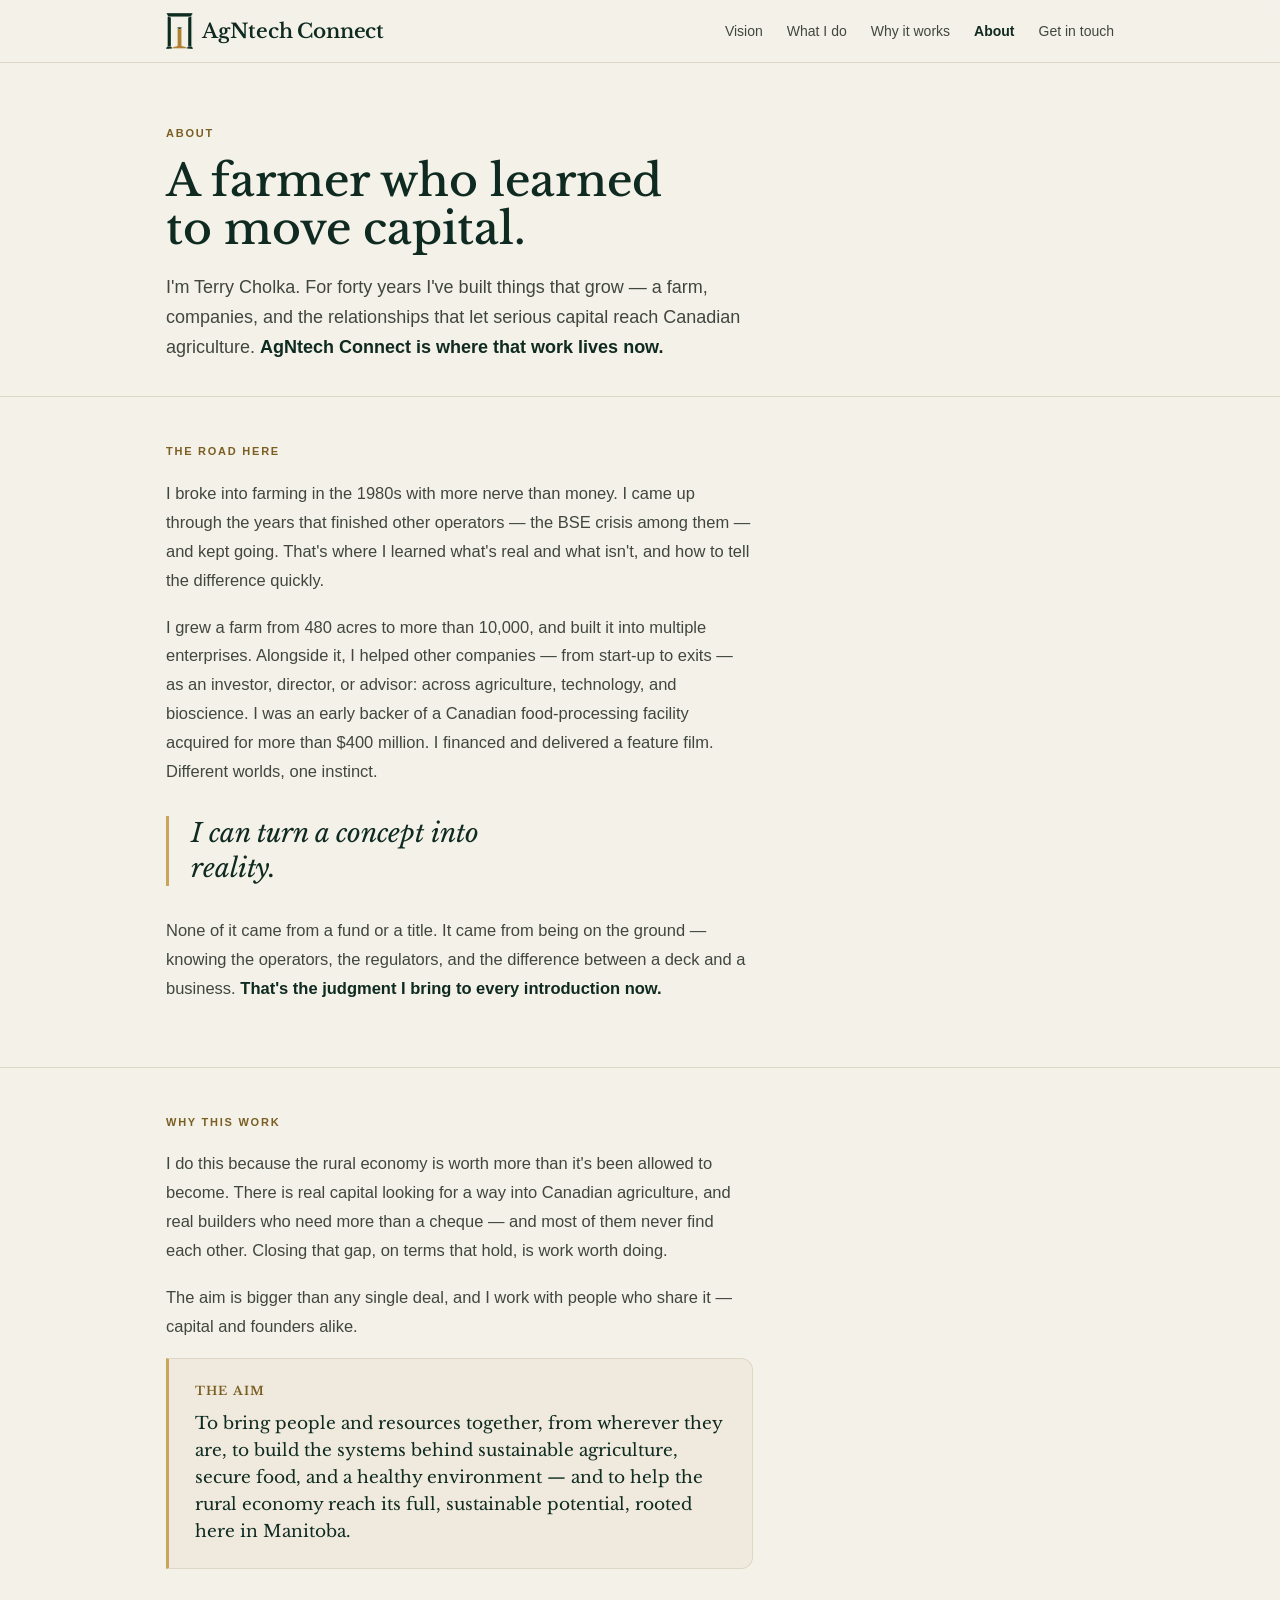
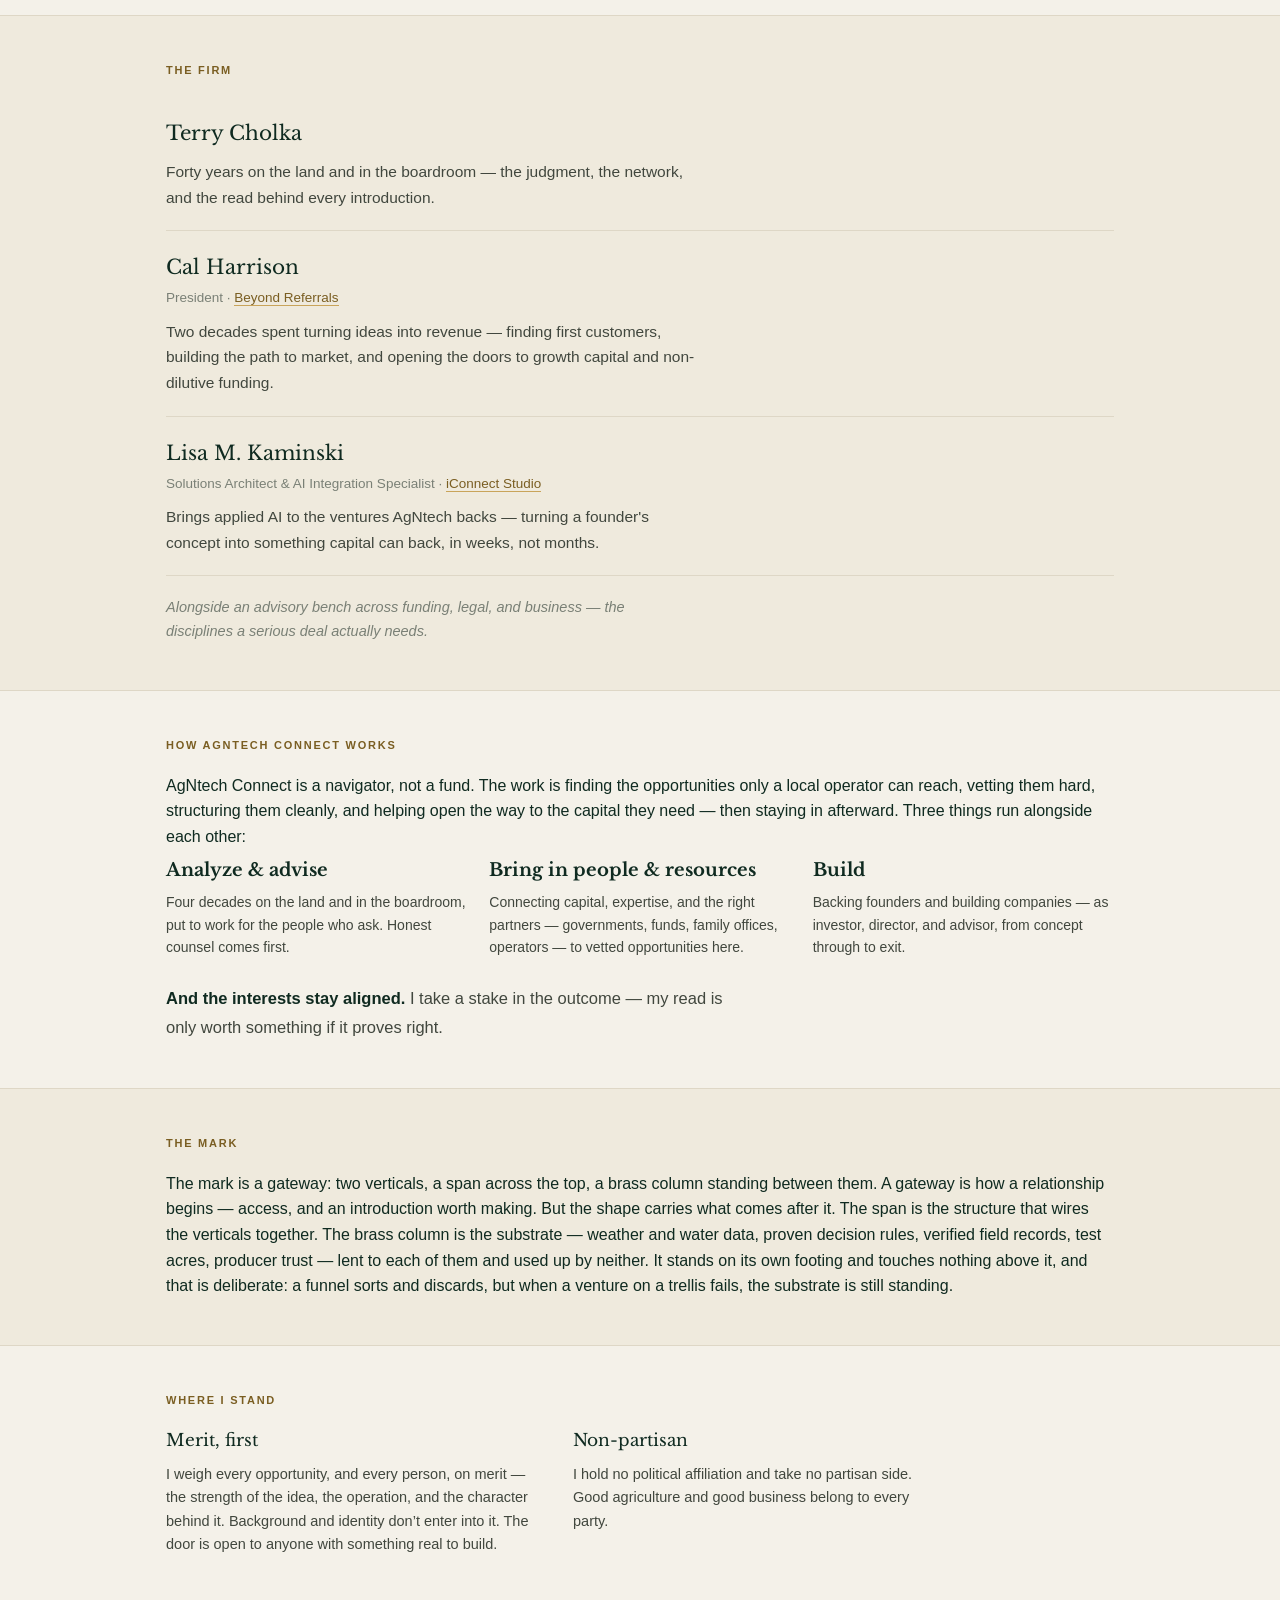
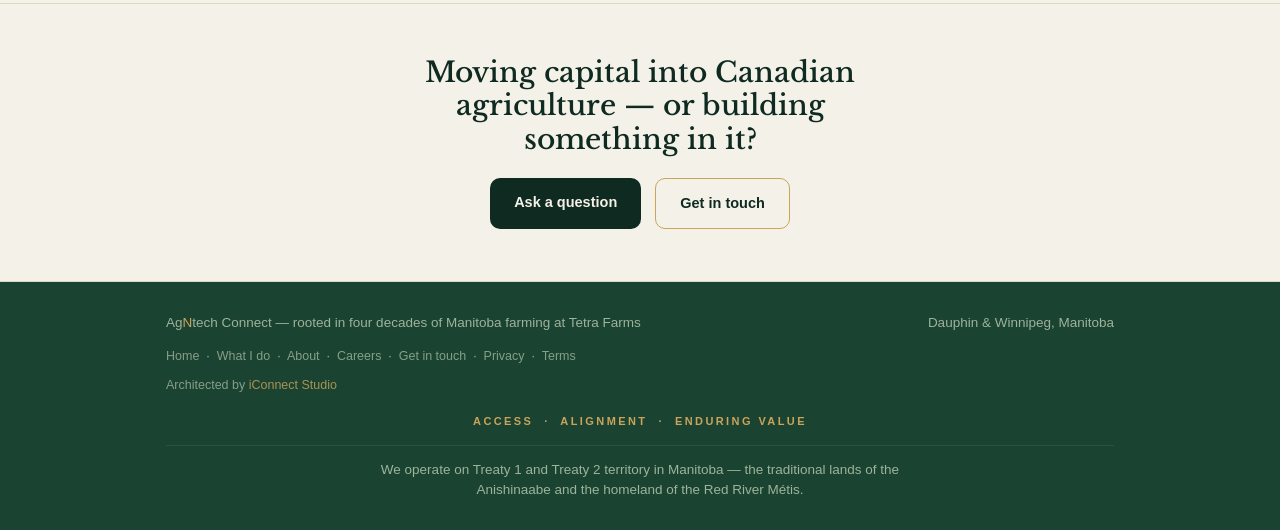
<file: about.html>
<!DOCTYPE html>
<html lang="en">
<head>
<meta charset="utf-8">
<meta name="viewport" content="width=device-width, initial-scale=1">
<title>AgNtech Connect — About</title>
<meta name="description" content="Forty years building things that grow: a farm, companies, and the relationships that let serious capital reach Canadian agriculture. Terry Cholka on the road here.">
<link rel="canonical" href="https://agntechconnect.com/about.html">
<link rel="icon" href="/favicon.svg" type="image/svg+xml">
<link rel="apple-touch-icon" href="/apple-touch-icon.png">
<meta name="theme-color" content="#1B4332">
<meta property="og:type" content="website">
<meta property="og:site_name" content="AgNtech Connect">
<meta property="og:locale" content="en_CA">
<meta property="og:url" content="https://agntechconnect.com/about.html">
<meta property="og:title" content="A farmer who learned to move capital — AgNtech Connect">
<meta property="og:description" content="Forty years building things that grow: a farm, companies, and the relationships that let serious capital reach Canadian agriculture. Terry Cholka on the road here.">
<meta property="og:image" content="https://agntechconnect.com/og-image.png">
<meta property="og:image:secure_url" content="https://agntechconnect.com/og-image.png">
<meta property="og:image:type" content="image/png">
<meta property="og:image:width" content="1200">
<meta property="og:image:height" content="630">
<meta property="og:image:alt" content="The AgNtech Connect gateway mark on deep forest green">
<meta name="twitter:card" content="summary_large_image">
<meta name="twitter:title" content="A farmer who learned to move capital — AgNtech Connect">
<meta name="twitter:description" content="Forty years building things that grow: a farm, companies, and the relationships that let serious capital reach Canadian agriculture. Terry Cholka on the road here.">
<meta name="twitter:image" content="https://agntechconnect.com/og-image.png">
<script type="application/ld+json">
{
 "@context": "https://schema.org",
 "@type": "ProfessionalService",
 "@id": "https://agntechconnect.com/#organization",
 "name": "AgNtech Connect",
 "legalName": "Tetra Farms Ltd.",
 "alternateName": "Tetra Farms Ltd., trading as AgNtech Connect",
 "url": "https://agntechconnect.com/",
 "logo": "https://agntechconnect.com/apple-touch-icon.png",
 "image": "https://agntechconnect.com/og-image.png",
 "email": "terry@agntechconnect.com",
 "description": "Capital advisory for Canadian agriculture. AgNtech Connect brings capital and buyers into Canadian agriculture and advises the founders, lenders and operators already in it.",
 "areaServed": [
  {
   "@type": "Country",
   "name": "Canada"
  },
  {
   "@type": "AdministrativeArea",
   "name": "Manitoba"
  }
 ],
 "address": [
  {
   "@type": "PostalAddress",
   "addressLocality": "Dauphin",
   "addressRegion": "MB",
   "addressCountry": "CA"
  },
  {
   "@type": "PostalAddress",
   "addressLocality": "Winnipeg",
   "addressRegion": "MB",
   "addressCountry": "CA"
  }
 ],
 "founder": {
  "@id": "https://agntechconnect.com/#terry"
 },
 "knowsAbout": [
  "Capital advisory",
  "Agricultural finance",
  "Farm succession planning",
  "Distressed agricultural credit",
  "Agtech",
  "Agri-food",
  "Canadian agriculture",
  "Capital raising",
  "Mergers and acquisitions"
 ],
 "sameAs": [
  "https://www.linkedin.com/company/agntech-connect"
 ]
}
</script>
<script type="application/ld+json">
{
 "@context": "https://schema.org",
 "@type": "Person",
 "@id": "https://agntechconnect.com/#terry",
 "name": "Terry Cholka",
 "jobTitle": "Founding Partner",
 "worksFor": {
  "@id": "https://agntechconnect.com/#organization"
 },
 "url": "https://agntechconnect.com/about.html",
 "email": "terry@agntechconnect.com",
 "description": "Forty years in Canadian agriculture and business. Trained as a banker, then grew a fourth-generation family farm past 10,000 acres across grain, forage, cattle and hogs before transitioning it.",
 "alumniOf": {
  "@type": "CollegeOrUniversity",
  "name": "University of Manitoba"
 },
 "homeLocation": {
  "@type": "Place",
  "address": {
   "@type": "PostalAddress",
   "addressLocality": "Dauphin",
   "addressRegion": "MB",
   "addressCountry": "CA"
  }
 }
}
</script>
<link rel="preconnect" href="https://fonts.googleapis.com">
<link rel="preconnect" href="https://fonts.gstatic.com" crossorigin>
<link href="https://fonts.googleapis.com/css2?family=Libre+Baskerville:ital,wght@0,400;0,700;1,400&display=swap" rel="stylesheet">
<style>
  :root{
    --cream:#F4F1E9; --cream2:#EFEADD; --paper:#F7F3E9;
    --ink:#0F2A20; --body:#41473E; --muted:#7A8076;
    --green:#0F2A20; --green-d:#0A1F17; --green-deep:#1B4332;
    --gold:#B08A3C; --gold-2:#8F6F2E; --gold-text:#7A5E22; --gold-dark:#C9A45A;
    --line:#DED7C6; --on-dark:#F4F1E9; --sage-dark:#9DB39A;
    --df:'Libre Baskerville',Georgia,serif; --bf:'Helvetica Neue',Arial,system-ui,sans-serif;
  }
  *{box-sizing:border-box;margin:0;padding:0}
  body{background:var(--cream);color:var(--ink);font-family:var(--bf);-webkit-font-smoothing:antialiased;line-height:1.6}
  .wrap{max-width:1000px;margin:0 auto;padding:0 26px}
  a{color:inherit}

  /* nav */
  nav.top{position:sticky;top:0;z-index:40;background:rgba(244,241,233,.92);backdrop-filter:blur(8px);border-bottom:1px solid var(--line)}
  nav.top .wrap{display:flex;align-items:center;justify-content:space-between;height:62px;gap:18px}
  .brand{display:flex;align-items:center;gap:9px;font-family:var(--df);font-weight:600;font-size:20px;letter-spacing:-.01em;text-decoration:none;color:var(--ink)}
  .brand .n{color:var(--green)}
  .mark{width:27px;height:36px;flex:none;object-fit:contain;display:block}
  .navlinks{display:flex;gap:24px;align-items:center}
  .navlinks a{font-size:14px;color:var(--body);text-decoration:none;transition:.12s}
  .navlinks a:hover{color:var(--ink)}
  .navlinks a.active{color:var(--green);font-weight:600}
  @media(max-width:720px){.navlinks{display:none}}

  /* hero */
  .hero{padding:62px 0 34px;border-bottom:1px solid var(--line)}
  .eyebrow{font-size:11px;letter-spacing:.16em;text-transform:uppercase;color:var(--gold-text);font-weight:600}
  .hero h1{font-family:var(--df);font-weight:500;font-size:44px;line-height:1.1;margin-top:14px;max-width:16ch}
  @media(max-width:640px){.hero h1{font-size:33px}}
  .hero .lead{font-size:18px;color:var(--body);line-height:1.65;margin-top:20px;max-width:60ch}
  .hero .lead b{color:var(--ink);font-weight:600}

  section{padding:46px 0;border-bottom:1px solid var(--line)}
  .sec-eyebrow{font-size:11px;letter-spacing:.16em;text-transform:uppercase;color:var(--gold-text);font-weight:600;margin-bottom:18px}
  h2{font-family:var(--df);font-weight:500;font-size:27px;line-height:1.2;margin-bottom:18px}
  .story p{font-size:16.5px;color:var(--body);line-height:1.75;max-width:64ch;margin-bottom:18px}
  .story p b{color:var(--ink);font-weight:600}

  .pull{font-family:var(--df);font-style:italic;font-size:26px;color:var(--green);line-height:1.35;max-width:22ch;margin:30px 0;padding-left:22px;border-left:3px solid var(--gold-dark)}

  .why p{font-size:16.5px;color:var(--body);line-height:1.75;max-width:64ch;margin-bottom:18px}
  .why p b{color:var(--ink);font-weight:600}
  .mission{background:var(--cream2);border:1px solid var(--line);border-left:3px solid var(--gold-dark);border-radius:0 12px 12px 0;padding:22px 26px;margin-top:8px;max-width:66ch}
  .mission .ml{font-family:var(--df);font-size:12px;letter-spacing:.1em;text-transform:uppercase;color:var(--gold-text);font-weight:700;margin-bottom:9px}
  .mission p{font-family:var(--df);font-size:17px;color:var(--ink);line-height:1.6;margin:0}

  .approach > p{font-size:16.5px;color:var(--body);line-height:1.75;max-width:64ch;margin-bottom:22px}
  .pillars{display:grid;grid-template-columns:repeat(3,1fr);gap:22px;margin:6px 0 26px}
  @media(max-width:680px){.pillars{grid-template-columns:1fr}}
  .pillar h4{font-family:var(--df);font-size:18px;color:var(--green);margin-bottom:7px}
  .pillar p{font-size:14px;color:var(--body);line-height:1.6}
  .align{font-size:16.5px;color:var(--body);line-height:1.75;max-width:64ch}
  .align b{color:var(--ink)}
  .firmnote{font-size:14.5px;color:var(--muted);line-height:1.65;max-width:62ch;margin-top:22px;padding-top:18px;border-top:1px solid var(--line)}
  .team{background:var(--cream2)}
  .markstory{background:var(--cream2)}
  .team .member{padding:20px 0;border-bottom:1px solid var(--line)}
  .team .member:first-of-type{padding-top:4px}
  .m-name{font-family:var(--df);font-size:20px;color:var(--ink)}
  .m-role{font-size:12.5px;letter-spacing:.04em;text-transform:uppercase;color:var(--gold-text);font-weight:700;margin-top:4px}
  .m-firm{font-size:13.5px;color:var(--muted);margin-top:4px}
  .m-firm a{color:var(--gold-text);text-decoration:none;border-bottom:1px solid var(--gold-dark)}
  .m-bio{font-size:15.5px;color:var(--body);line-height:1.65;margin-top:10px;max-width:62ch}
  .benchnote{font-size:14.5px;color:var(--muted);line-height:1.65;max-width:62ch;margin-top:20px;font-style:italic}
  .standgrid{display:grid;grid-template-columns:1fr 1fr;gap:34px;max-width:780px}
  @media(max-width:820px){.standgrid{grid-template-columns:1fr;gap:22px}}
  .standitem .sl{font-family:var(--df);font-size:17px;color:var(--ink);margin-bottom:8px}
  .standitem p{font-size:14.5px;color:var(--body);line-height:1.62}

  /* close */
  .close{padding:52px 0;text-align:center}
  .close h2{font-size:28px;max-width:24ch;margin:0 auto 22px}
  .ctas{display:flex;gap:14px;justify-content:center;flex-wrap:wrap}
  .btn{display:inline-block;padding:13px 24px;border-radius:10px;font-size:14.5px;font-weight:600;text-decoration:none;transition:.14s}
  .btn.primary{background:var(--green);color:var(--cream)} .btn.primary:hover{background:var(--green-deep)}
  .btn.ghost{border:1px solid var(--gold-dark);color:var(--green)} .btn.ghost:hover{background:var(--paper)}

  footer{background:var(--green-deep);color:var(--sage-dark);font-size:13.5px;padding:30px 0}
  footer .row{display:flex;justify-content:space-between;flex-wrap:wrap;gap:10px}
  footer .n{color:var(--gold-dark)}
  footer .treaty{justify-content:center;margin-top:14px;border-top:1px solid rgba(255,255,255,.08);padding-top:14px}
  footer .treaty span{text-align:center;max-width:72ch;line-height:1.5}
  /* The brand sheet's own closing band, which the site never used. The three
     words are the mark in words: ACCESS is the gateway, ALIGNMENT is the two
     identical posts with neither side favoured, ENDURING VALUE is the brass
     column. It replaces a decorative colonnade that needed a footnote to be
     understood -- at 10% opacity in a 76px band the architecture read as a
     row of boxes, and decoration that has to be explained is not working.
     Sits ABOVE the treaty acknowledgement, which stays last: it is the more
     serious statement and should close the page. */
  footer .values{justify-content:center;margin-top:18px}
  footer .values span{font-size:11px;letter-spacing:.22em;color:var(--gold-dark);font-weight:700}

  /* ── mobile menu ─────────────────────────────────────── */
  .burger{display:none;background:none;border:none;padding:8px;cursor:pointer;line-height:0}
  .burger span{display:block;width:22px;height:2px;background:var(--ink);margin:4px 0;border-radius:2px;transition:.2s}
  .mobmenu{position:fixed;inset:0;z-index:60;background:var(--green-deep);display:none;flex-direction:column;padding:22px 26px}
  .mobmenu.open{display:flex}
  .mobmenu .mtop{display:flex;justify-content:space-between;align-items:center;margin-bottom:26px}
  .mobmenu .mbrand{font-family:var(--df);font-size:19px;color:var(--cream)}
  .mobmenu .mclose{background:none;border:none;color:var(--cream);font-size:30px;line-height:1;cursor:pointer;padding:0 4px}
  .mobmenu a{color:var(--cream);text-decoration:none;font-family:var(--df);font-size:23px;padding:15px 0;border-bottom:1px solid rgba(255,255,255,.10)}
  .mobmenu a.sm{font-family:var(--bf);font-size:15px;color:var(--sage-dark);border-bottom:none;padding:9px 0}
  .mobmenu .mcta{margin-top:22px;background:var(--gold);color:var(--green);text-align:center;border-radius:10px;padding:14px;font-weight:700;font-family:var(--bf);font-size:15px;border-bottom:none}
  @media(max-width:720px){ .burger{display:block} }
  /* ── sticky mobile CTA ───────────────────────────────── */
  .stickycta{display:none}
  @media(max-width:720px){
    .stickycta{display:block;position:fixed;left:0;right:0;bottom:0;z-index:50;background:rgba(27,67,50,.96);backdrop-filter:blur(6px);padding:10px 14px;border-top:1px solid rgba(255,255,255,.10)}
    .stickycta a{display:block;background:var(--gold);color:var(--green);text-align:center;text-decoration:none;font-weight:700;font-size:15px;padding:13px;border-radius:10px;font-family:var(--bf)}
    body{padding-bottom:74px}
  }
  /* ── mobile scroll/priority pass ─────────────────────── */
  @media(max-width:720px){
    section, header.hero, .block, .steps-wrap, .reach, .silos, .land{padding-top:34px !important;padding-bottom:34px !important}
    .hero{padding-top:30px !important}
    h1{font-size:31px !important;line-height:1.14 !important}
    h2, h2.sh{font-size:24px !important}
    .lead, .sub{font-size:16px !important}
    .wrap{padding-left:20px;padding-right:20px}
  }
</style>
</head>
<body>


  <nav class="top">
    <div class="wrap">
      <a class="brand" href="index.html"><img class="mark" alt="" aria-hidden="true" src="[data-uri]">AgNtech Connect</a>
      <div class="navlinks">
        <a href="index.html#vision">Vision</a>
        <a href="services.html">What I do</a>
        <a href="index.html#why">Why it works</a>
        <a href="about.html" class="active">About</a>
        <a href="contact.html">Get in touch</a>
      </div>
      <button class="burger" onclick="openMob()" aria-label="Menu"><span></span><span></span><span></span></button>
    </div>
  </nav>

  <div class="mobmenu" id="mobmenu">
    <div class="mtop">
      <span class="mbrand">Ag<span style="color:#C9A45A">N</span>tech Connect</span>
      <button class="mclose" onclick="closeMob()" aria-label="Close menu">&times;</button>
    </div>
    <a href="index.html">Home</a>
    <a href="index.html#vision">Vision &amp; Mission</a>
    <a href="services.html">What I do</a>
    <a href="index.html#why">Why it works</a>
    <a href="about.html">About</a>
    <a href="index.html#ask">Ask Terry</a>
    <div style="margin-top:16px">
      <a class="sm" href="careers.html">Careers</a>
    </div>
    <a class="mcta" href="contact.html">Get in touch</a>
  </div>

  <div class="stickycta"><a href="contact.html">Get in touch</a></div>


  <header class="hero">
    <div class="wrap">
      <div class="eyebrow">About</div>
      <h1>A farmer who learned to move capital.</h1>
      <p class="lead">I'm Terry Cholka. For forty years I've built things that grow — a farm, companies, and the relationships that let serious capital reach Canadian agriculture. <b>AgNtech Connect is where that work lives now.</b></p>
    </div>
  </header>

  <section class="story">
    <div class="wrap">
      <div class="sec-eyebrow">The road here</div>
      <p>I broke into farming in the 1980s with more nerve than money. I came up through the years that finished other operators — the BSE crisis among them — and kept going. That's where I learned what's real and what isn't, and how to tell the difference quickly.</p>
      <p>I grew a farm from 480 acres to more than 10,000, and built it into multiple enterprises. Alongside it, I helped other companies — from start-up to exits — as an investor, director, or advisor: across agriculture, technology, and bioscience. I was an early backer of a Canadian food-processing facility acquired for more than $400 million. I financed and delivered a feature film. Different worlds, one instinct.</p>
      <div class="pull">I can turn a concept into reality.</div>
      <p>None of it came from a fund or a title. It came from being on the ground — knowing the operators, the regulators, and the difference between a deck and a business. <b>That's the judgment I bring to every introduction now.</b></p>
    </div>
  </section>

  <section class="why">
    <div class="wrap">
      <div class="sec-eyebrow">Why this work</div>
      <p>I do this because the rural economy is worth more than it's been allowed to become. There is real capital looking for a way into Canadian agriculture, and real builders who need more than a cheque — and most of them never find each other. Closing that gap, on terms that hold, is work worth doing.</p>
      <p>The aim is bigger than any single deal, and I work with people who share it — capital and founders alike.</p>
      <div class="mission">
        <div class="ml">The aim</div>
        <p>To bring people and resources together, from wherever they are, to build the systems behind sustainable agriculture, secure food, and a healthy environment — and to help the rural economy reach its full, sustainable potential, rooted here in Manitoba.</p>
      </div>
    </div>
  </section>

  <section class="team">
    <div class="wrap">
      <div class="sec-eyebrow">The firm</div>
      <div class="member">
        <div class="m-name">Terry Cholka</div>
        <div class="m-bio">Forty years on the land and in the boardroom — the judgment, the network, and the read behind every introduction.</div>
      </div>
      <div class="member">
        <div class="m-name">Cal Harrison</div>
        <div class="m-firm">President · <a href="https://beyondreferrals.com" target="_blank" rel="noopener">Beyond Referrals</a></div>
        <div class="m-bio">Two decades spent turning ideas into revenue — finding first customers, building the path to market, and opening the doors to growth capital and non-dilutive funding.</div>
      </div>
      <!-- HIDDEN — advisory bench members held back at client request.
           To restore: delete this comment opener and the closer below.

      <div class="member">
        <div class="m-name">Harry Ethans</div>
        <div class="m-firm">Former EVP, Corporate Development · CanWest Global</div>
        <div class="m-bio">Decades of corporate development and capital structuring inside the Asper group — the world that built the Canadian Museum for Human Rights — now sharpening how AgNtech's deals get financed and readied for capital.</div>
      </div>
      <div class="member">
        <div class="m-name">Charles LaFlèche</div>
        <div class="m-firm">EVP &amp; CFO · Global Philanthropic Canada</div>
        <div class="m-bio">Thirty-five years raising and stewarding serious capital — founder of Momentum Healthware, and the finance leader who more than quadrupled St. Boniface Hospital Foundation's annual revenue — now across Manitoba's life-sciences and agriculture ventures, SciMar among them.</div>
      </div>
      -->
      <div class="member">
        <div class="m-name">Lisa M. Kaminski</div>
        <div class="m-firm">Solutions Architect &amp; AI Integration Specialist · <a href="https://iconnect.studio" target="_blank" rel="noopener">iConnect Studio</a></div>
        <div class="m-bio">Brings applied AI to the ventures AgNtech backs — turning a founder's concept into something capital can back, in weeks, not months.</div>
      </div>
      <p class="benchnote">Alongside an advisory bench across funding, legal, and business — the disciplines a serious deal actually needs.</p>
    </div>
  </section>

  <section class="approach">
    <div class="wrap">
      <div class="sec-eyebrow">How AgNtech Connect works</div>
      <p>AgNtech Connect is a navigator, not a fund. The work is finding the opportunities only a local operator can reach, vetting them hard, structuring them cleanly, and helping open the way to the capital they need — then staying in afterward. Three things run alongside each other:</p>
      <div class="pillars">
        <div class="pillar"><h4>Analyze &amp; advise</h4><p>Four decades on the land and in the boardroom, put to work for the people who ask. Honest counsel comes first.</p></div>
        <div class="pillar"><h4>Bring in people &amp; resources</h4><p>Connecting capital, expertise, and the right partners — governments, funds, family offices, operators — to vetted opportunities here.</p></div>
        <div class="pillar"><h4>Build</h4><p>Backing founders and building companies — as investor, director, and advisor, from concept through to exit.</p></div>
      </div>
      <p class="align"><b>And the interests stay aligned.</b> I take a stake in the outcome — my read is only worth something if it proves right.</p>
    </div>
  </section>

  <section class="markstory">
    <div class="wrap">
      <div class="sec-eyebrow">The mark</div>
      <p>The mark is a gateway: two verticals, a span across the top, a brass column standing between them. A gateway is how a relationship begins &mdash; access, and an introduction worth making. But the shape carries what comes after it. The span is the structure that wires the verticals together. The brass column is the substrate &mdash; weather and water data, proven decision rules, verified field records, test acres, producer trust &mdash; lent to each of them and used up by neither. It stands on its own footing and touches nothing above it, and that is deliberate: a funnel sorts and discards, but when a venture on a trellis fails, the substrate is still standing.</p>
    </div>
  </section>

  <section class="stand">
    <div class="wrap">
      <div class="sec-eyebrow">Where I stand</div>
      <div class="standgrid">
        <div class="standitem">
          <div class="sl">Merit, first</div>
          <p>I weigh every opportunity, and every person, on merit — the strength of the idea, the operation, and the character behind it. Background and identity don’t enter into it. The door is open to anyone with something real to build.</p>
        </div>
        <div class="standitem">
          <div class="sl">Non-partisan</div>
          <p>I hold no political affiliation and take no partisan side. Good agriculture and good business belong to every party.</p>
        </div>
      </div>
    </div>
  </section>

  <section class="close">
    <div class="wrap">
      <h2>Moving capital into Canadian agriculture — or building something in it?</h2>
      <div class="ctas">
        <a class="btn primary" href="index.html#ask">Ask a question</a>
        <a class="btn ghost" href="contact.html">Get in touch</a>
      </div>
    </div>
  </section>

  <footer>
    <div class="wrap">
      <div class="row">
        <span>Ag<span class="n">N</span>tech Connect — rooted in four decades of Manitoba farming at Tetra Farms</span>
        <span>Dauphin &amp; Winnipeg, Manitoba</span>
      </div>
      <div class="row" style="margin-top:12px"><span style="font-size:12.5px"><a href="index.html" style="color:var(--sage-dark);text-decoration:none;opacity:.82">Home</a> &nbsp;·&nbsp; <a href="services.html" style="color:var(--sage-dark);text-decoration:none;opacity:.82">What I do</a> &nbsp;·&nbsp; <a href="about.html" style="color:var(--sage-dark);text-decoration:none;opacity:.82">About</a> &nbsp;·&nbsp; <a href="careers.html" style="color:var(--sage-dark);text-decoration:none;opacity:.82">Careers</a> &nbsp;·&nbsp; <a href="contact.html" style="color:var(--sage-dark);text-decoration:none;opacity:.82">Get in touch</a> &nbsp;·&nbsp; <a href="privacy.html" style="color:var(--sage-dark);text-decoration:none;opacity:.82">Privacy</a> &nbsp;·&nbsp; <a href="terms.html" style="color:var(--sage-dark);text-decoration:none;opacity:.82">Terms</a></span></div>
      <div class="row" style="margin-top:9px"><span style="font-size:12.5px;color:var(--sage-dark);opacity:.82">Architected by <a href="https://iconnect.studio" target="_blank" rel="noopener" style="color:var(--gold-dark);text-decoration:none">iConnect Studio</a></span></div>
      <div class="row values"><span>ACCESS &nbsp;&middot;&nbsp; ALIGNMENT &nbsp;&middot;&nbsp; ENDURING VALUE</span></div>
      <div class="row treaty"><span>We operate on Treaty 1 and Treaty 2 territory in Manitoba — the traditional lands of the Anishinaabe and the homeland of the Red River Métis.</span></div>
    </div>
  </footer>

<script>
  function openMob(){ var m=document.getElementById('mobmenu'); if(m){ m.classList.add('open'); document.body.style.overflow='hidden'; } }
  function closeMob(){ var m=document.getElementById('mobmenu'); if(m){ m.classList.remove('open'); document.body.style.overflow=''; } }
  document.addEventListener('click', function(e){ var a=e.target.closest('#mobmenu a'); if(a) closeMob(); });
</script>
</body>
</html>
</file>
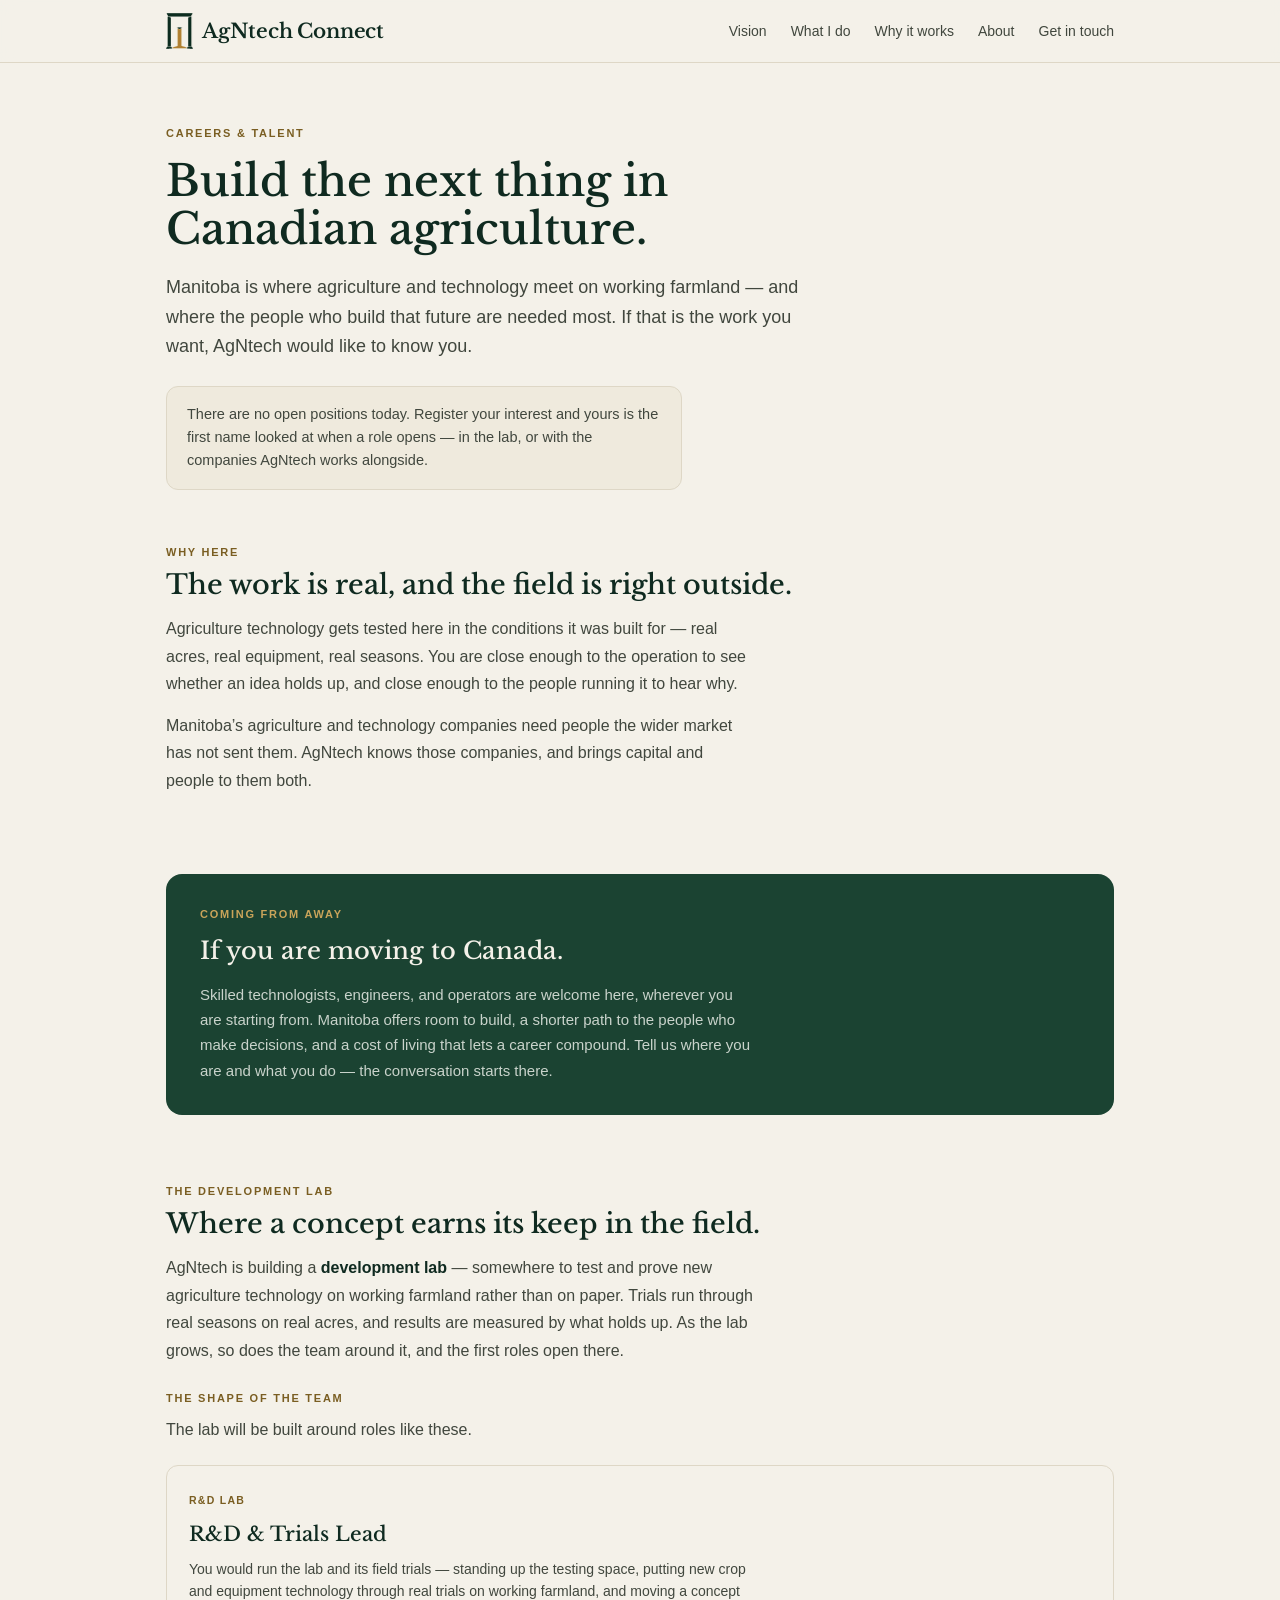
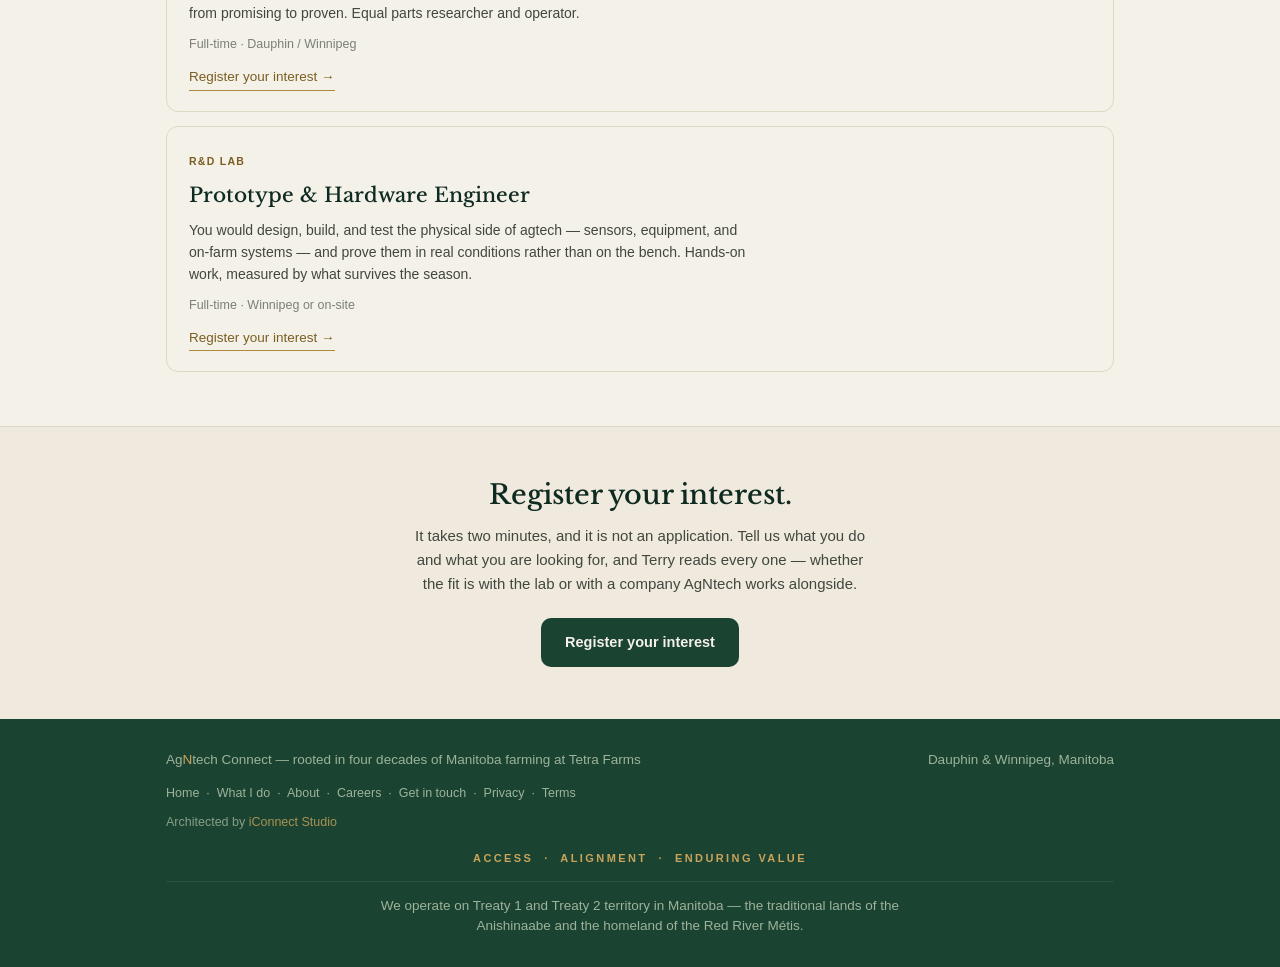
<file: careers.html>
<!DOCTYPE html>
<html lang="en">
<head>
<meta charset="utf-8">
<meta name="viewport" content="width=device-width, initial-scale=1">
<title>AgNtech Connect — Careers &amp; Talent</title>
<meta name="description" content="Manitoba is where agriculture and technology meet on working farmland, and where the people who build that future are needed most. If that is the work you want, tell us.">
<link rel="canonical" href="https://agntechconnect.com/careers.html">
<link rel="icon" href="/favicon.svg" type="image/svg+xml">
<link rel="apple-touch-icon" href="/apple-touch-icon.png">
<meta name="theme-color" content="#1B4332">
<meta property="og:type" content="website">
<meta property="og:site_name" content="AgNtech Connect">
<meta property="og:locale" content="en_CA">
<meta property="og:url" content="https://agntechconnect.com/careers.html">
<meta property="og:title" content="Build the next thing in Canadian agriculture — AgNtech Connect">
<meta property="og:description" content="Manitoba is where agriculture and technology meet on working farmland, and where the people who build that future are needed most. If that is the work you want, tell us.">
<meta property="og:image" content="https://agntechconnect.com/og-image.png">
<meta property="og:image:secure_url" content="https://agntechconnect.com/og-image.png">
<meta property="og:image:type" content="image/png">
<meta property="og:image:width" content="1200">
<meta property="og:image:height" content="630">
<meta property="og:image:alt" content="The AgNtech Connect gateway mark on deep forest green">
<meta name="twitter:card" content="summary_large_image">
<meta name="twitter:title" content="Build the next thing in Canadian agriculture — AgNtech Connect">
<meta name="twitter:description" content="Manitoba is where agriculture and technology meet on working farmland, and where the people who build that future are needed most. If that is the work you want, tell us.">
<meta name="twitter:image" content="https://agntechconnect.com/og-image.png">
<link rel="preconnect" href="https://fonts.googleapis.com">
<link rel="preconnect" href="https://fonts.gstatic.com" crossorigin>
<link href="https://fonts.googleapis.com/css2?family=Libre+Baskerville:ital,wght@0,400;0,700;1,400&display=swap" rel="stylesheet">
<style>
  :root{
    --cream:#F4F1E9; --cream2:#EFEADD; --paper:#F7F3E9;
    --ink:#0F2A20; --body:#41473E; --muted:#7A8076;
    --green:#0F2A20; --green-d:#0A1F17; --green-deep:#1B4332;
    --gold:#B08A3C; --gold-2:#8F6F2E; --gold-text:#7A5E22; --gold-dark:#C9A45A;
    --line:#DED7C6; --on-dark:#F4F1E9; --sage-dark:#9DB39A;
    --df:'Libre Baskerville',Georgia,serif; --bf:'Helvetica Neue',Arial,system-ui,sans-serif;
  }
  *{box-sizing:border-box;margin:0;padding:0}
  body{background:var(--cream);color:var(--ink);font-family:var(--bf);-webkit-font-smoothing:antialiased;line-height:1.6}
  .wrap{max-width:1000px;margin:0 auto;padding:0 26px}
  a{color:inherit}

  nav.top{position:sticky;top:0;z-index:40;background:rgba(244,241,233,.92);backdrop-filter:blur(8px);border-bottom:1px solid var(--line)}
  nav.top .wrap{display:flex;align-items:center;justify-content:space-between;height:62px;gap:18px}
  .brand{display:flex;align-items:center;gap:9px;font-family:var(--df);font-weight:600;font-size:20px;letter-spacing:-.01em;text-decoration:none;color:var(--ink)}
  .brand .n{color:var(--green)}
  .mark{width:27px;height:36px;flex:none;object-fit:contain;display:block}
  .navlinks{display:flex;gap:24px;align-items:center}
  .navlinks a{font-size:14px;color:var(--body);text-decoration:none;transition:.12s}
  .navlinks a:hover{color:var(--ink)}
  @media(max-width:720px){.navlinks{display:none}}

  .hero{padding:62px 0 20px}
  .eyebrow{font-size:11px;letter-spacing:.16em;text-transform:uppercase;color:var(--gold-text);font-weight:600}
  .hero h1{font-family:var(--df);font-weight:500;font-size:43px;line-height:1.12;margin-top:14px;max-width:20ch}
  @media(max-width:640px){.hero h1{font-size:32px}}
  .hero .lead{font-size:18px;color:var(--body);line-height:1.65;margin-top:20px;max-width:64ch}
  .hero .lead b{color:var(--ink);font-weight:600}
  .notecard{margin-top:24px;background:var(--cream2);border:1px solid var(--line);border-radius:12px;padding:16px 20px;max-width:64ch;font-size:14.5px;color:var(--body);line-height:1.6}
  .notecard b{color:var(--ink)}

  section.block{padding:34px 0}
  .sec-eyebrow{font-size:11px;letter-spacing:.16em;text-transform:uppercase;color:var(--gold-text);font-weight:600;margin-bottom:8px}
  h2.sh{font-family:var(--df);font-weight:500;font-size:27px;line-height:1.18;color:var(--ink)}
  .prose{font-size:16px;color:var(--body);line-height:1.72;margin-top:14px;max-width:66ch}
  .prose b{color:var(--ink);font-weight:600}
  .prose p{margin-top:14px}

  .intl{background:var(--green-deep);color:var(--cream);border-radius:16px;padding:32px 34px;margin-top:12px}
  .intl .sec-eyebrow{color:var(--gold-dark)}
  .intl h2{font-family:var(--df);font-weight:500;font-size:24px;margin:6px 0 12px}
  .intl p{color:#C9D3CB;font-size:15px;line-height:1.68;max-width:66ch}

  .roles{display:grid;gap:14px;margin-top:22px}
  .role{border:1px solid var(--line);border-radius:12px;padding:20px 22px;background:var(--cream)}
  .roletag{font-size:10.5px;letter-spacing:.12em;text-transform:uppercase;color:var(--gold-text);font-weight:700}
  .role h3{font-family:var(--df);font-weight:500;font-size:20px;color:var(--ink);margin:6px 0 8px}
  .role p{font-size:14px;color:var(--body);line-height:1.58;max-width:72ch}
  .role .meta{font-size:12.5px;color:var(--muted);margin-top:10px}
  .role a.reg{display:inline-block;margin-top:12px;font-size:13.5px;color:var(--gold-text);text-decoration:none;border-bottom:1px solid var(--gold);padding-bottom:2px}

  .close{background:var(--cream2);border-top:1px solid var(--line);text-align:center;padding:52px 0;margin-top:20px}
  .close h2{font-family:var(--df);font-weight:500;font-size:27px;line-height:1.2;max-width:26ch;margin:0 auto}
  .close p{color:var(--body);font-size:15px;margin-top:12px;max-width:54ch;margin-left:auto;margin-right:auto}
  .btn-p{display:inline-block;margin-top:22px;background:var(--green-deep);color:var(--cream);text-decoration:none;padding:13px 24px;border-radius:10px;font-size:14.5px;font-weight:600}

  footer{background:var(--green-deep);color:var(--sage-dark);font-size:13.5px;padding:30px 0}
  footer .row{display:flex;justify-content:space-between;flex-wrap:wrap;gap:10px}
  footer .n{color:var(--gold-dark)}
  footer .fnav a{color:var(--sage-dark);text-decoration:none}
  footer .fnav a:hover{color:var(--cream)}
  footer .treaty{justify-content:center;margin-top:14px;border-top:1px solid rgba(255,255,255,.08);padding-top:14px}
  footer .treaty span{text-align:center;max-width:72ch;line-height:1.5}
  /* The brand sheet's own closing band, which the site never used. The three
     words are the mark in words: ACCESS is the gateway, ALIGNMENT is the two
     identical posts with neither side favoured, ENDURING VALUE is the brass
     column. It replaces a decorative colonnade that needed a footnote to be
     understood -- at 10% opacity in a 76px band the architecture read as a
     row of boxes, and decoration that has to be explained is not working.
     Sits ABOVE the treaty acknowledgement, which stays last: it is the more
     serious statement and should close the page. */
  footer .values{justify-content:center;margin-top:18px}
  footer .values span{font-size:11px;letter-spacing:.22em;color:var(--gold-dark);font-weight:700}

  /* ── mobile menu ─────────────────────────────────────── */
  .burger{display:none;background:none;border:none;padding:8px;cursor:pointer;line-height:0}
  .burger span{display:block;width:22px;height:2px;background:var(--ink);margin:4px 0;border-radius:2px;transition:.2s}
  .mobmenu{position:fixed;inset:0;z-index:60;background:var(--green-deep);display:none;flex-direction:column;padding:22px 26px}
  .mobmenu.open{display:flex}
  .mobmenu .mtop{display:flex;justify-content:space-between;align-items:center;margin-bottom:26px}
  .mobmenu .mbrand{font-family:var(--df);font-size:19px;color:var(--cream)}
  .mobmenu .mclose{background:none;border:none;color:var(--cream);font-size:30px;line-height:1;cursor:pointer;padding:0 4px}
  .mobmenu a{color:var(--cream);text-decoration:none;font-family:var(--df);font-size:23px;padding:15px 0;border-bottom:1px solid rgba(255,255,255,.10)}
  .mobmenu a.sm{font-family:var(--bf);font-size:15px;color:var(--sage-dark);border-bottom:none;padding:9px 0}
  .mobmenu .mcta{margin-top:22px;background:var(--gold);color:var(--green);text-align:center;border-radius:10px;padding:14px;font-weight:700;font-family:var(--bf);font-size:15px;border-bottom:none}
  @media(max-width:720px){ .burger{display:block} }
  /* ── sticky mobile CTA ───────────────────────────────── */
  .stickycta{display:none}
  @media(max-width:720px){
    .stickycta{display:block;position:fixed;left:0;right:0;bottom:0;z-index:50;background:rgba(27,67,50,.96);backdrop-filter:blur(6px);padding:10px 14px;border-top:1px solid rgba(255,255,255,.10)}
    .stickycta a{display:block;background:var(--gold);color:var(--green);text-align:center;text-decoration:none;font-weight:700;font-size:15px;padding:13px;border-radius:10px;font-family:var(--bf)}
    body{padding-bottom:74px}
  }
  /* ── mobile scroll/priority pass ─────────────────────── */
  @media(max-width:720px){
    section, header.hero, .block, .steps-wrap, .reach, .silos, .land{padding-top:34px !important;padding-bottom:34px !important}
    .hero{padding-top:30px !important}
    h1{font-size:31px !important;line-height:1.14 !important}
    h2, h2.sh{font-size:24px !important}
    .lead, .sub{font-size:16px !important}
    .wrap{padding-left:20px;padding-right:20px}
  }
</style>
</head>
<body>


  <nav class="top">
    <div class="wrap">
      <a class="brand" href="index.html"><img class="mark" alt="" aria-hidden="true" src="[data-uri]">AgNtech Connect</a>
      <div class="navlinks">
        <a href="index.html#vision">Vision</a>
        <a href="services.html">What I do</a>
        <a href="index.html#why">Why it works</a>
        <a href="about.html">About</a>
        <a href="contact.html">Get in touch</a>
      </div>
      <button class="burger" onclick="openMob()" aria-label="Menu"><span></span><span></span><span></span></button>
    </div>
  </nav>

  <div class="mobmenu" id="mobmenu">
    <div class="mtop">
      <span class="mbrand">Ag<span style="color:#C9A45A">N</span>tech Connect</span>
      <button class="mclose" onclick="closeMob()" aria-label="Close menu">&times;</button>
    </div>
    <a href="index.html">Home</a>
    <a href="index.html#vision">Vision &amp; Mission</a>
    <a href="services.html">What I do</a>
    <a href="index.html#why">Why it works</a>
    <a href="about.html">About</a>
    <a href="index.html#ask">Ask Terry</a>
    <div style="margin-top:16px">
      <a class="sm" href="careers.html">Careers</a>
    </div>
    <a class="mcta" href="contact.html">Get in touch</a>
  </div>

  <div class="stickycta"><a href="contact.html">Get in touch</a></div>


  <header class="hero">
    <div class="wrap">
      <div class="eyebrow">Careers &amp; talent</div>
      <h1>Build the next thing in Canadian agriculture.</h1>
      <p class="lead">Manitoba is where agriculture and technology meet on working farmland — and where the people who build that future are needed most. If that is the work you want, AgNtech would like to know you.</p>
      <div class="notecard">There are no open positions today. Register your interest and yours is the first name looked at when a role opens — in the lab, or with the companies AgNtech works alongside.</div>
    </div>
  </header>

  <section class="block">
    <div class="wrap">
      <div class="sec-eyebrow">Why here</div>
      <h2 class="sh">The work is real, and the field is right outside.</h2>
      <div class="prose">
        <p>Agriculture technology gets tested here in the conditions it was built for — real acres, real equipment, real seasons. You are close enough to the operation to see whether an idea holds up, and close enough to the people running it to hear why.</p>
        <p>Manitoba’s agriculture and technology companies need people the wider market has not sent them. AgNtech knows those companies, and brings capital and people to them both.</p>
      </div>
    </div>
  </section>

  <section class="block">
    <div class="wrap">
      <div class="intl">
        <div class="sec-eyebrow">Coming from away</div>
        <h2>If you are moving to Canada.</h2>
        <p>Skilled technologists, engineers, and operators are welcome here, wherever you are starting from. Manitoba offers room to build, a shorter path to the people who make decisions, and a cost of living that lets a career compound. Tell us where you are and what you do — the conversation starts there.</p>
      </div>
    </div>
  </section>

  <section class="block">
    <div class="wrap">
      <div class="sec-eyebrow">The development lab</div>
      <h2 class="sh">Where a concept earns its keep in the field.</h2>
      <div class="prose">
        <p>AgNtech is building a <b>development lab</b> — somewhere to test and prove new agriculture technology on working farmland rather than on paper. Trials run through real seasons on real acres, and results are measured by what holds up. As the lab grows, so does the team around it, and the first roles open there.</p>
      </div>
      <div style="margin-top:26px" class="sec-eyebrow">The shape of the team</div>
      <p class="prose" style="margin-top:6px">The lab will be built around roles like these.</p>
      <div class="roles">
        <div class="role">
          <span class="roletag">R&amp;D lab</span>
          <h3>R&amp;D &amp; Trials Lead</h3>
          <p>You would run the lab and its field trials — standing up the testing space, putting new crop and equipment technology through real trials on working farmland, and moving a concept from promising to proven. Equal parts researcher and operator.</p>
          <div class="meta">Full-time · Dauphin / Winnipeg</div>
          <a class="reg" href="index.html?intake=talent">Register your interest →</a>
        </div>
        <div class="role">
          <span class="roletag">R&amp;D lab</span>
          <h3>Prototype &amp; Hardware Engineer</h3>
          <p>You would design, build, and test the physical side of agtech — sensors, equipment, and on-farm systems — and prove them in real conditions rather than on the bench. Hands-on work, measured by what survives the season.</p>
          <div class="meta">Full-time · Winnipeg or on-site</div>
          <a class="reg" href="index.html?intake=talent">Register your interest →</a>
        </div>
      </div>
    </div>
  </section>

  <section class="close">
    <div class="wrap">
      <h2>Register your interest.</h2>
      <p>It takes two minutes, and it is not an application. Tell us what you do and what you are looking for, and Terry reads every one — whether the fit is with the lab or with a company AgNtech works alongside.</p>
      <a class="btn-p" href="index.html?intake=talent">Register your interest</a>
    </div>
  </section>

  <footer>
    <div class="wrap">
      <div class="row">
        <span>Ag<span class="n">N</span>tech Connect — rooted in four decades of Manitoba farming at Tetra Farms</span>
        <span>Dauphin &amp; Winnipeg, Manitoba</span>
      </div>
      <div class="row fnav" style="margin-top:12px"><span style="font-size:12.5px"><a href="index.html">Home</a> &nbsp;·&nbsp; <a href="services.html">What I do</a> &nbsp;·&nbsp; <a href="about.html">About</a> &nbsp;·&nbsp; <a href="careers.html">Careers</a> &nbsp;·&nbsp; <a href="contact.html">Get in touch</a> &nbsp;·&nbsp; <a href="privacy.html">Privacy</a> &nbsp;·&nbsp; <a href="terms.html">Terms</a></span></div>
      <div class="row" style="margin-top:9px"><span style="font-size:12.5px;color:var(--sage-dark);opacity:.82">Architected by <a href="https://iconnect.studio" target="_blank" rel="noopener" style="color:var(--gold-dark);text-decoration:none">iConnect Studio</a></span></div>
      <div class="row values"><span>ACCESS &nbsp;&middot;&nbsp; ALIGNMENT &nbsp;&middot;&nbsp; ENDURING VALUE</span></div>
      <div class="row treaty"><span>We operate on Treaty 1 and Treaty 2 territory in Manitoba — the traditional lands of the Anishinaabe and the homeland of the Red River Métis.</span></div>
    </div>
  </footer>

<script>
  function openMob(){ var m=document.getElementById('mobmenu'); if(m){ m.classList.add('open'); document.body.style.overflow='hidden'; } }
  function closeMob(){ var m=document.getElementById('mobmenu'); if(m){ m.classList.remove('open'); document.body.style.overflow=''; } }
  document.addEventListener('click', function(e){ var a=e.target.closest('#mobmenu a'); if(a) closeMob(); });
</script>
</body>
</html>
</file>
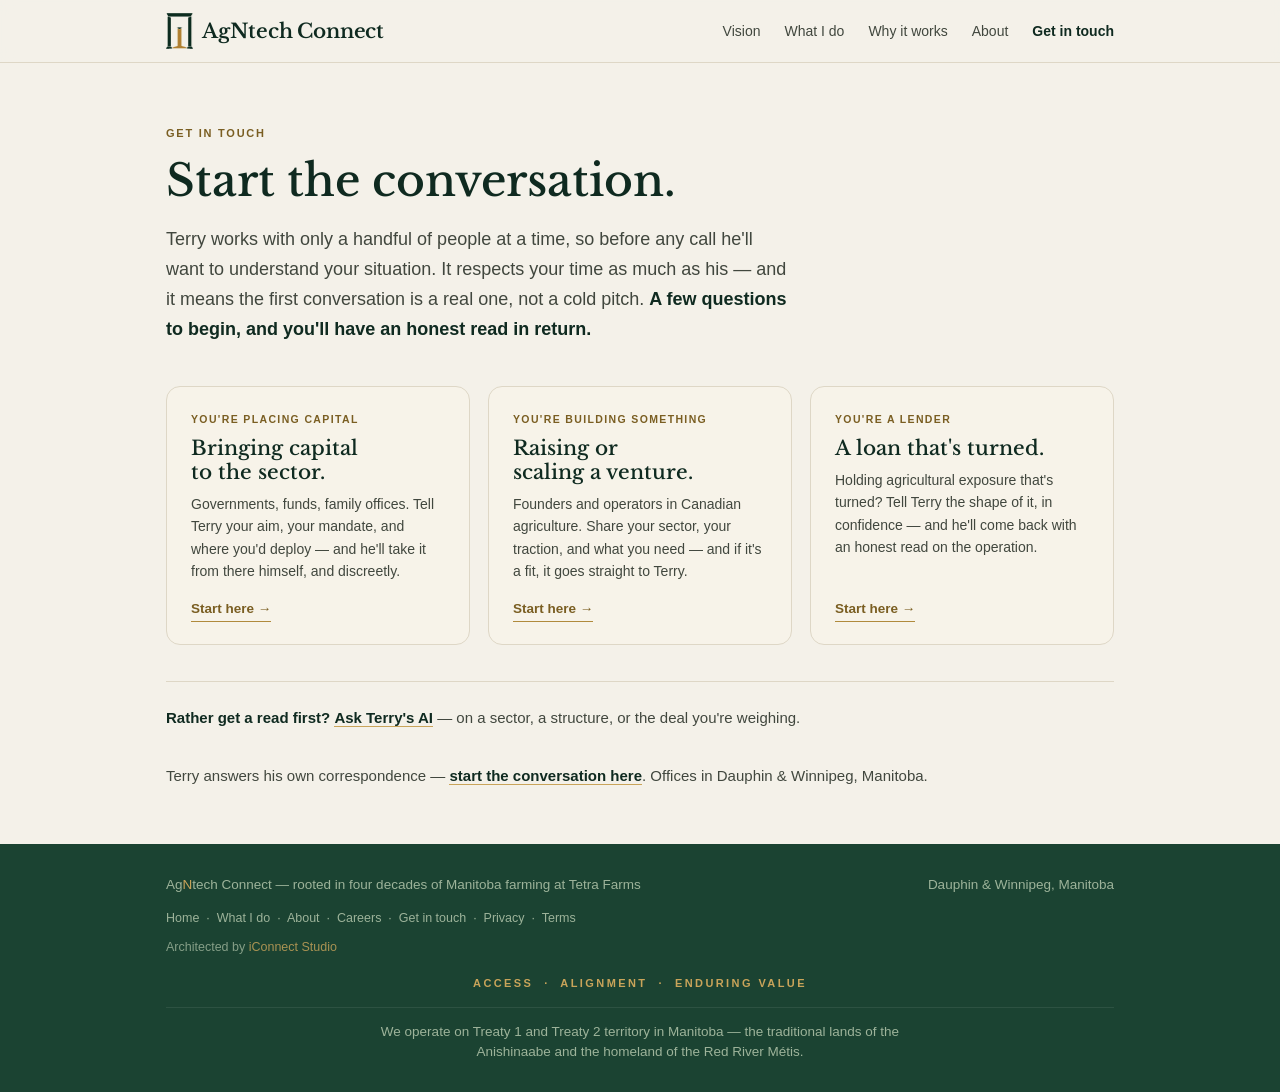
<file: contact.html>
<!DOCTYPE html>
<html lang="en">
<head>
<meta charset="utf-8">
<meta name="viewport" content="width=device-width, initial-scale=1">
<title>AgNtech Connect — Get in touch</title>
<meta name="description" content="A few questions before any call, so the first conversation is a real one rather than a cold pitch. Capital, a loan that has turned, or a venture to raise.">
<link rel="canonical" href="https://agntechconnect.com/contact.html">
<link rel="icon" href="/favicon.svg" type="image/svg+xml">
<link rel="apple-touch-icon" href="/apple-touch-icon.png">
<meta name="theme-color" content="#1B4332">
<meta property="og:type" content="website">
<meta property="og:site_name" content="AgNtech Connect">
<meta property="og:locale" content="en_CA">
<meta property="og:url" content="https://agntechconnect.com/contact.html">
<meta property="og:title" content="Start the conversation — AgNtech Connect">
<meta property="og:description" content="A few questions before any call, so the first conversation is a real one rather than a cold pitch. Capital, a loan that has turned, or a venture to raise.">
<meta property="og:image" content="https://agntechconnect.com/og-image.png">
<meta property="og:image:secure_url" content="https://agntechconnect.com/og-image.png">
<meta property="og:image:type" content="image/png">
<meta property="og:image:width" content="1200">
<meta property="og:image:height" content="630">
<meta property="og:image:alt" content="The AgNtech Connect gateway mark on deep forest green">
<meta name="twitter:card" content="summary_large_image">
<meta name="twitter:title" content="Start the conversation — AgNtech Connect">
<meta name="twitter:description" content="A few questions before any call, so the first conversation is a real one rather than a cold pitch. Capital, a loan that has turned, or a venture to raise.">
<meta name="twitter:image" content="https://agntechconnect.com/og-image.png">
<link rel="preconnect" href="https://fonts.googleapis.com">
<link rel="preconnect" href="https://fonts.gstatic.com" crossorigin>
<link href="https://fonts.googleapis.com/css2?family=Libre+Baskerville:ital,wght@0,400;0,700;1,400&display=swap" rel="stylesheet">
<style>
  :root{
    --cream:#F4F1E9; --cream2:#EFEADD; --paper:#F7F3E9;
    --ink:#0F2A20; --body:#41473E; --muted:#7A8076;
    --green:#0F2A20; --green-d:#0A1F17; --green-deep:#1B4332;
    --gold:#B08A3C; --gold-2:#8F6F2E; --gold-text:#7A5E22; --gold-dark:#C9A45A;
    --line:#DED7C6; --on-dark:#F4F1E9; --sage-dark:#9DB39A;
    --df:'Libre Baskerville',Georgia,serif; --bf:'Helvetica Neue',Arial,system-ui,sans-serif;
  }
  *{box-sizing:border-box;margin:0;padding:0}
  body{background:var(--cream);color:var(--ink);font-family:var(--bf);-webkit-font-smoothing:antialiased;line-height:1.6}
  .wrap{max-width:1000px;margin:0 auto;padding:0 26px}
  a{color:inherit}

  nav.top{position:sticky;top:0;z-index:40;background:rgba(244,241,233,.92);backdrop-filter:blur(8px);border-bottom:1px solid var(--line)}
  nav.top .wrap{display:flex;align-items:center;justify-content:space-between;height:62px;gap:18px}
  .brand{display:flex;align-items:center;gap:9px;font-family:var(--df);font-weight:600;font-size:20px;letter-spacing:-.01em;text-decoration:none;color:var(--ink)}
  .brand .n{color:var(--green)}
  .mark{width:27px;height:36px;flex:none;object-fit:contain;display:block}
  .navlinks{display:flex;gap:24px;align-items:center}
  .navlinks a{font-size:14px;color:var(--body);text-decoration:none;transition:.12s}
  .navlinks a:hover{color:var(--ink)}
  .navlinks a.active{color:var(--green);font-weight:600}
  @media(max-width:720px){.navlinks{display:none}}

  .hero{padding:62px 0 8px}
  .eyebrow{font-size:11px;letter-spacing:.16em;text-transform:uppercase;color:var(--gold-text);font-weight:600}
  .hero h1{font-family:var(--df);font-weight:500;font-size:44px;line-height:1.1;margin-top:14px;text-wrap:balance}
  @media(max-width:640px){.hero h1{font-size:33px}}
  .hero .lead{font-size:18px;color:var(--body);line-height:1.66;margin-top:20px;max-width:62ch}
  .hero .lead b{color:var(--ink);font-weight:600}

  .routes{display:grid;grid-template-columns:1fr 1fr 1fr;gap:18px;padding:34px 0 6px}
  @media(max-width:820px){.routes{grid-template-columns:1fr}}
  .route{background:var(--paper);border:1px solid var(--line);border-radius:14px;padding:24px 24px 22px;display:flex;flex-direction:column}
  .route .it{font-size:10.5px;letter-spacing:.13em;text-transform:uppercase;color:var(--gold-text);font-weight:700}
  .route h3{font-family:var(--df);font-weight:500;font-size:20px;color:var(--ink);margin:8px 0 9px;line-height:1.2;text-wrap:balance}
  .route p{font-size:14px;color:var(--body);line-height:1.58;flex:1}
  .route a.go{margin-top:16px;align-self:flex-start;color:var(--gold-text);font-size:13.5px;font-weight:600;text-decoration:none;border-bottom:1px solid var(--gold);padding-bottom:2px}
  .route a.go:hover{color:var(--green)}

  .aside{padding:30px 0 56px}
  .aside .inner{border-top:1px solid var(--line);padding-top:24px;display:flex;flex-wrap:wrap;gap:34px;align-items:baseline;justify-content:space-between}
  .aside .opt{font-size:15px;color:var(--body);line-height:1.6}
  .aside .opt b{color:var(--ink)}
  .aside a{color:var(--green);font-weight:600;text-decoration:none;border-bottom:1px solid var(--gold-dark)}

  footer{background:var(--green-deep);color:var(--sage-dark);font-size:13.5px;padding:30px 0}
  footer .row{display:flex;justify-content:space-between;flex-wrap:wrap;gap:10px}
  footer .n{color:var(--gold-dark)}
  footer .fnav a{color:var(--sage-dark);text-decoration:none}
  footer .fnav a:hover{color:var(--cream)}
  footer .treaty{justify-content:center;margin-top:14px;border-top:1px solid rgba(255,255,255,.08);padding-top:14px}
  footer .treaty span{text-align:center;max-width:72ch;line-height:1.5}
  /* The brand sheet's own closing band, which the site never used. The three
     words are the mark in words: ACCESS is the gateway, ALIGNMENT is the two
     identical posts with neither side favoured, ENDURING VALUE is the brass
     column. It replaces a decorative colonnade that needed a footnote to be
     understood -- at 10% opacity in a 76px band the architecture read as a
     row of boxes, and decoration that has to be explained is not working.
     Sits ABOVE the treaty acknowledgement, which stays last: it is the more
     serious statement and should close the page. */
  footer .values{justify-content:center;margin-top:18px}
  footer .values span{font-size:11px;letter-spacing:.22em;color:var(--gold-dark);font-weight:700}

  /* ── mobile menu ─────────────────────────────────────── */
  .burger{display:none;background:none;border:none;padding:8px;cursor:pointer;line-height:0}
  .burger span{display:block;width:22px;height:2px;background:var(--ink);margin:4px 0;border-radius:2px;transition:.2s}
  .mobmenu{position:fixed;inset:0;z-index:60;background:var(--green-deep);display:none;flex-direction:column;padding:22px 26px}
  .mobmenu.open{display:flex}
  .mobmenu .mtop{display:flex;justify-content:space-between;align-items:center;margin-bottom:26px}
  .mobmenu .mbrand{font-family:var(--df);font-size:19px;color:var(--cream)}
  .mobmenu .mclose{background:none;border:none;color:var(--cream);font-size:30px;line-height:1;cursor:pointer;padding:0 4px}
  .mobmenu a{color:var(--cream);text-decoration:none;font-family:var(--df);font-size:23px;padding:15px 0;border-bottom:1px solid rgba(255,255,255,.10)}
  .mobmenu a.sm{font-family:var(--bf);font-size:15px;color:var(--sage-dark);border-bottom:none;padding:9px 0}
  .mobmenu .mcta{margin-top:22px;background:var(--gold);color:var(--green);text-align:center;border-radius:10px;padding:14px;font-weight:700;font-family:var(--bf);font-size:15px;border-bottom:none}
  @media(max-width:720px){ .burger{display:block} }
  /* ── sticky mobile CTA ───────────────────────────────── */
  .stickycta{display:none}
  @media(max-width:720px){
    .stickycta{display:block;position:fixed;left:0;right:0;bottom:0;z-index:50;background:rgba(27,67,50,.96);backdrop-filter:blur(6px);padding:10px 14px;border-top:1px solid rgba(255,255,255,.10)}
    .stickycta a{display:block;background:var(--gold);color:var(--green);text-align:center;text-decoration:none;font-weight:700;font-size:15px;padding:13px;border-radius:10px;font-family:var(--bf)}
    body{padding-bottom:74px}
  }
  /* ── mobile scroll/priority pass ─────────────────────── */
  @media(max-width:720px){
    section, header.hero, .block, .steps-wrap, .reach, .silos, .land{padding-top:34px !important;padding-bottom:34px !important}
    .hero{padding-top:30px !important}
    h1{font-size:31px !important;line-height:1.14 !important}
    h2, h2.sh{font-size:24px !important}
    .lead, .sub{font-size:16px !important}
    .wrap{padding-left:20px;padding-right:20px}
  }
</style>
</head>
<body>


  <nav class="top">
    <div class="wrap">
      <a class="brand" href="index.html"><img class="mark" alt="" aria-hidden="true" src="[data-uri]">AgNtech Connect</a>
      <div class="navlinks">
        <a href="index.html#vision">Vision</a>
        <a href="services.html">What I do</a>
        <a href="index.html#why">Why it works</a>
        <a href="about.html">About</a>
        <a href="contact.html" class="active">Get in touch</a>
      </div>
      <button class="burger" onclick="openMob()" aria-label="Menu"><span></span><span></span><span></span></button>
    </div>
  </nav>

  <div class="mobmenu" id="mobmenu">
    <div class="mtop">
      <span class="mbrand">Ag<span style="color:#C9A45A">N</span>tech Connect</span>
      <button class="mclose" onclick="closeMob()" aria-label="Close menu">&times;</button>
    </div>
    <a href="index.html">Home</a>
    <a href="index.html#vision">Vision &amp; Mission</a>
    <a href="services.html">What I do</a>
    <a href="index.html#why">Why it works</a>
    <a href="about.html">About</a>
    <a href="index.html#ask">Ask Terry</a>
    <div style="margin-top:16px">
      <a class="sm" href="careers.html">Careers</a>
    </div>
    <a class="mcta" href="contact.html">Get in touch</a>
  </div>

  <div class="stickycta"><a href="contact.html">Get in touch</a></div>


  <header class="hero">
    <div class="wrap">
      <div class="eyebrow">Get in touch</div>
      <h1>Start the conversation.</h1>
      <p class="lead">Terry works with only a handful of people at a time, so before any call he'll want to understand your situation. It respects your time as much as his — and it means the first conversation is a real one, not a cold pitch. <b>A few questions to begin, and you'll have an honest read in return.</b></p>
    </div>
  </header>

  <section>
    <div class="wrap">
      <div class="routes">
        <div class="route">
          <div class="it">You're placing capital</div>
          <h3>Bringing capital to the sector.</h3>
          <p>Governments, funds, family offices. Tell Terry your aim, your mandate, and where you'd deploy — and he'll take it from there himself, and discreetly.</p>
          <a class="go" href="index.html?intake=capital">Start here →</a>
        </div>
        <div class="route">
          <div class="it">You're building something</div>
          <h3>Raising or scaling a venture.</h3>
          <p>Founders and operators in Canadian agriculture. Share your sector, your traction, and what you need — and if it's a fit, it goes straight to Terry.</p>
          <a class="go" href="index.html?intake=venture">Start here →</a>
        </div>
        <div class="route">
          <div class="it">You're a lender</div>
          <h3>A loan that's turned.</h3>
          <p>Holding agricultural exposure that's turned? Tell Terry the shape of it, in confidence — and he'll come back with an honest read on the operation.</p>
          <a class="go" href="index.html?intake=lender">Start here →</a>
        </div>
      </div>
    </div>
  </section>

  <section class="aside">
    <div class="wrap">
      <div class="inner">
        <div class="opt"><b>Rather get a read first?</b> <a href="index.html#ask">Ask Terry's AI</a> — on a sector, a structure, or the deal you're weighing.</div>
        <div class="opt">Terry answers his own correspondence — <a href="index.html?intake=open">start the conversation here</a>. Offices in Dauphin &amp; Winnipeg, Manitoba.</div>
      </div>
    </div>
  </section>

  <footer>
    <div class="wrap">
      <div class="row">
        <span>Ag<span class="n">N</span>tech Connect — rooted in four decades of Manitoba farming at Tetra Farms</span>
        <span>Dauphin &amp; Winnipeg, Manitoba</span>
      </div>
      <div class="row fnav" style="margin-top:12px"><span style="font-size:12.5px"><a href="index.html">Home</a> &nbsp;·&nbsp; <a href="services.html">What I do</a> &nbsp;·&nbsp; <a href="about.html">About</a> &nbsp;·&nbsp; <a href="careers.html">Careers</a> &nbsp;·&nbsp; <a href="contact.html">Get in touch</a> &nbsp;·&nbsp; <a href="privacy.html">Privacy</a> &nbsp;·&nbsp; <a href="terms.html">Terms</a></span></div>
      <div class="row" style="margin-top:9px"><span style="font-size:12.5px;color:var(--sage-dark);opacity:.82">Architected by <a href="https://iconnect.studio" target="_blank" rel="noopener" style="color:var(--gold-dark);text-decoration:none">iConnect Studio</a></span></div>
      <div class="row values"><span>ACCESS &nbsp;&middot;&nbsp; ALIGNMENT &nbsp;&middot;&nbsp; ENDURING VALUE</span></div>
      <div class="row treaty"><span>We operate on Treaty 1 and Treaty 2 territory in Manitoba — the traditional lands of the Anishinaabe and the homeland of the Red River Métis.</span></div>
    </div>
  </footer>

<script>
  function openMob(){ var m=document.getElementById('mobmenu'); if(m){ m.classList.add('open'); document.body.style.overflow='hidden'; } }
  function closeMob(){ var m=document.getElementById('mobmenu'); if(m){ m.classList.remove('open'); document.body.style.overflow=''; } }
  document.addEventListener('click', function(e){ var a=e.target.closest('#mobmenu a'); if(a) closeMob(); });
</script>
</body>
</html>
</file>
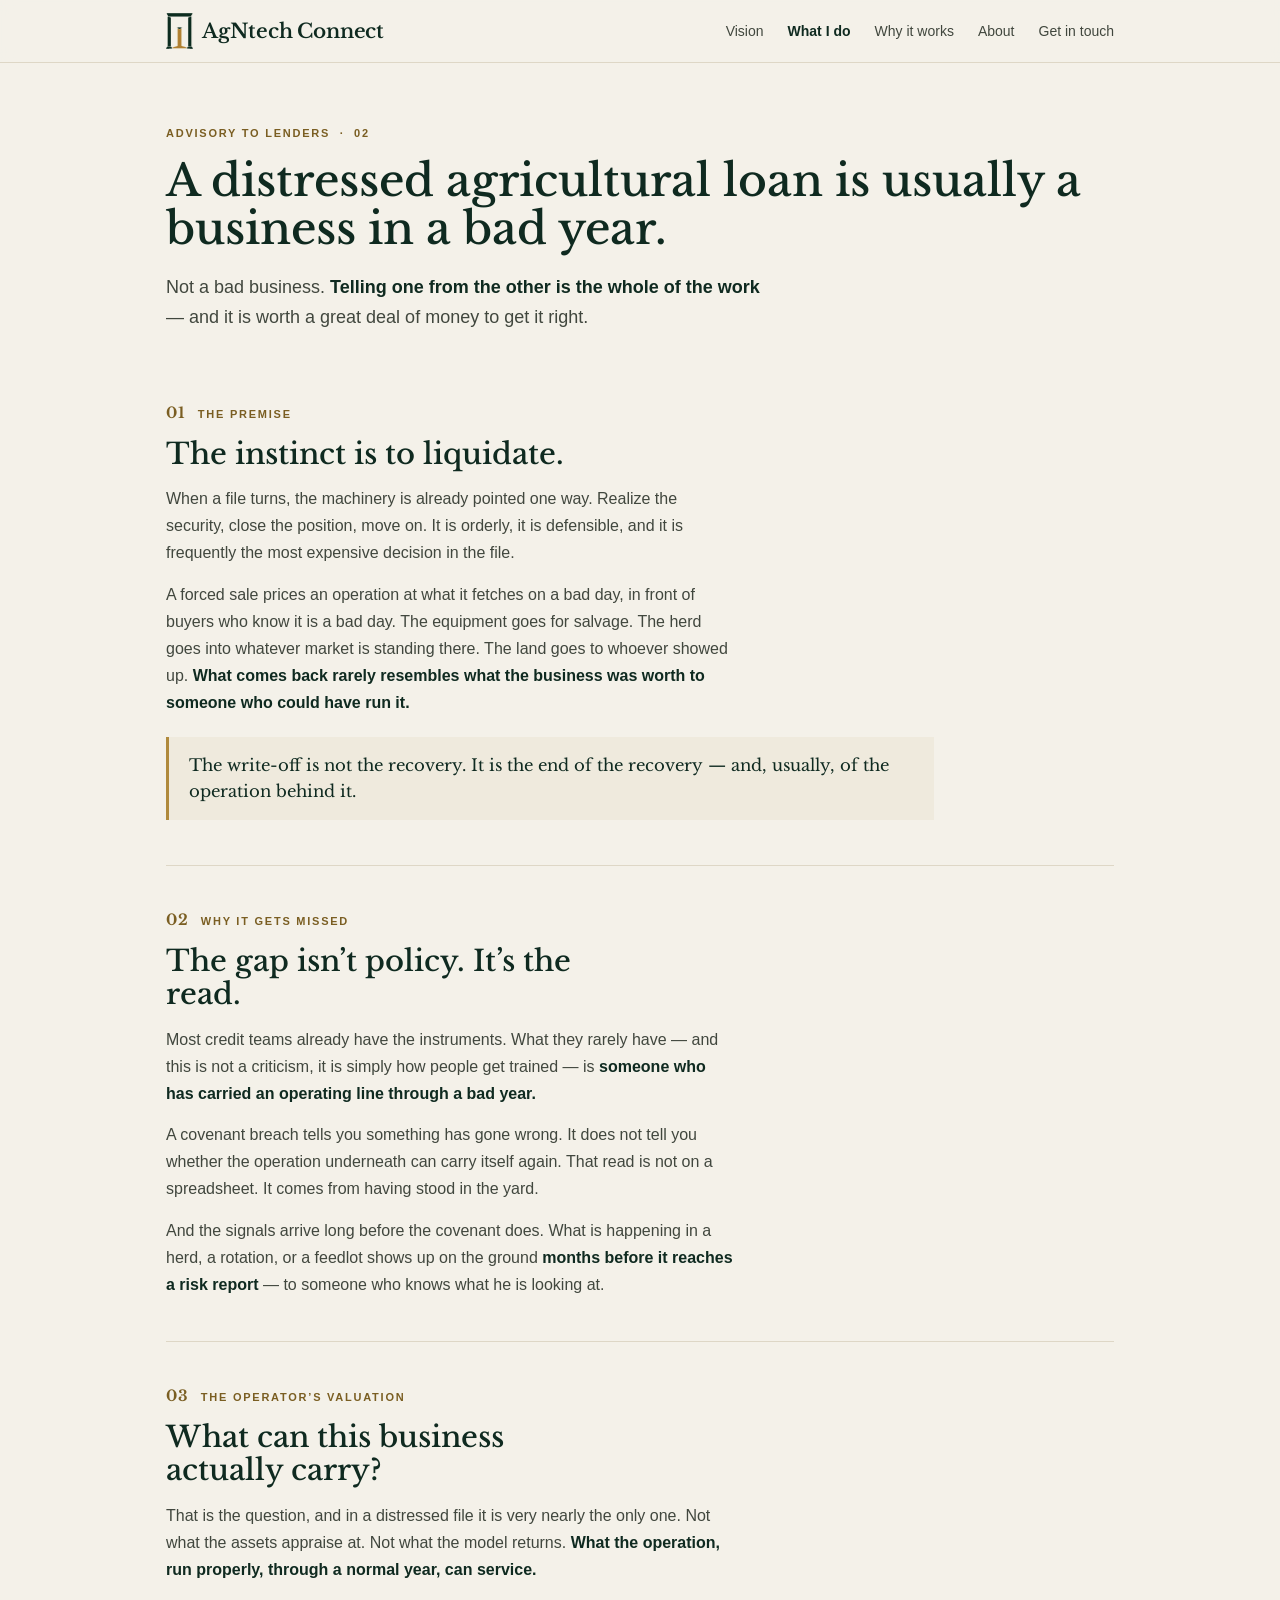
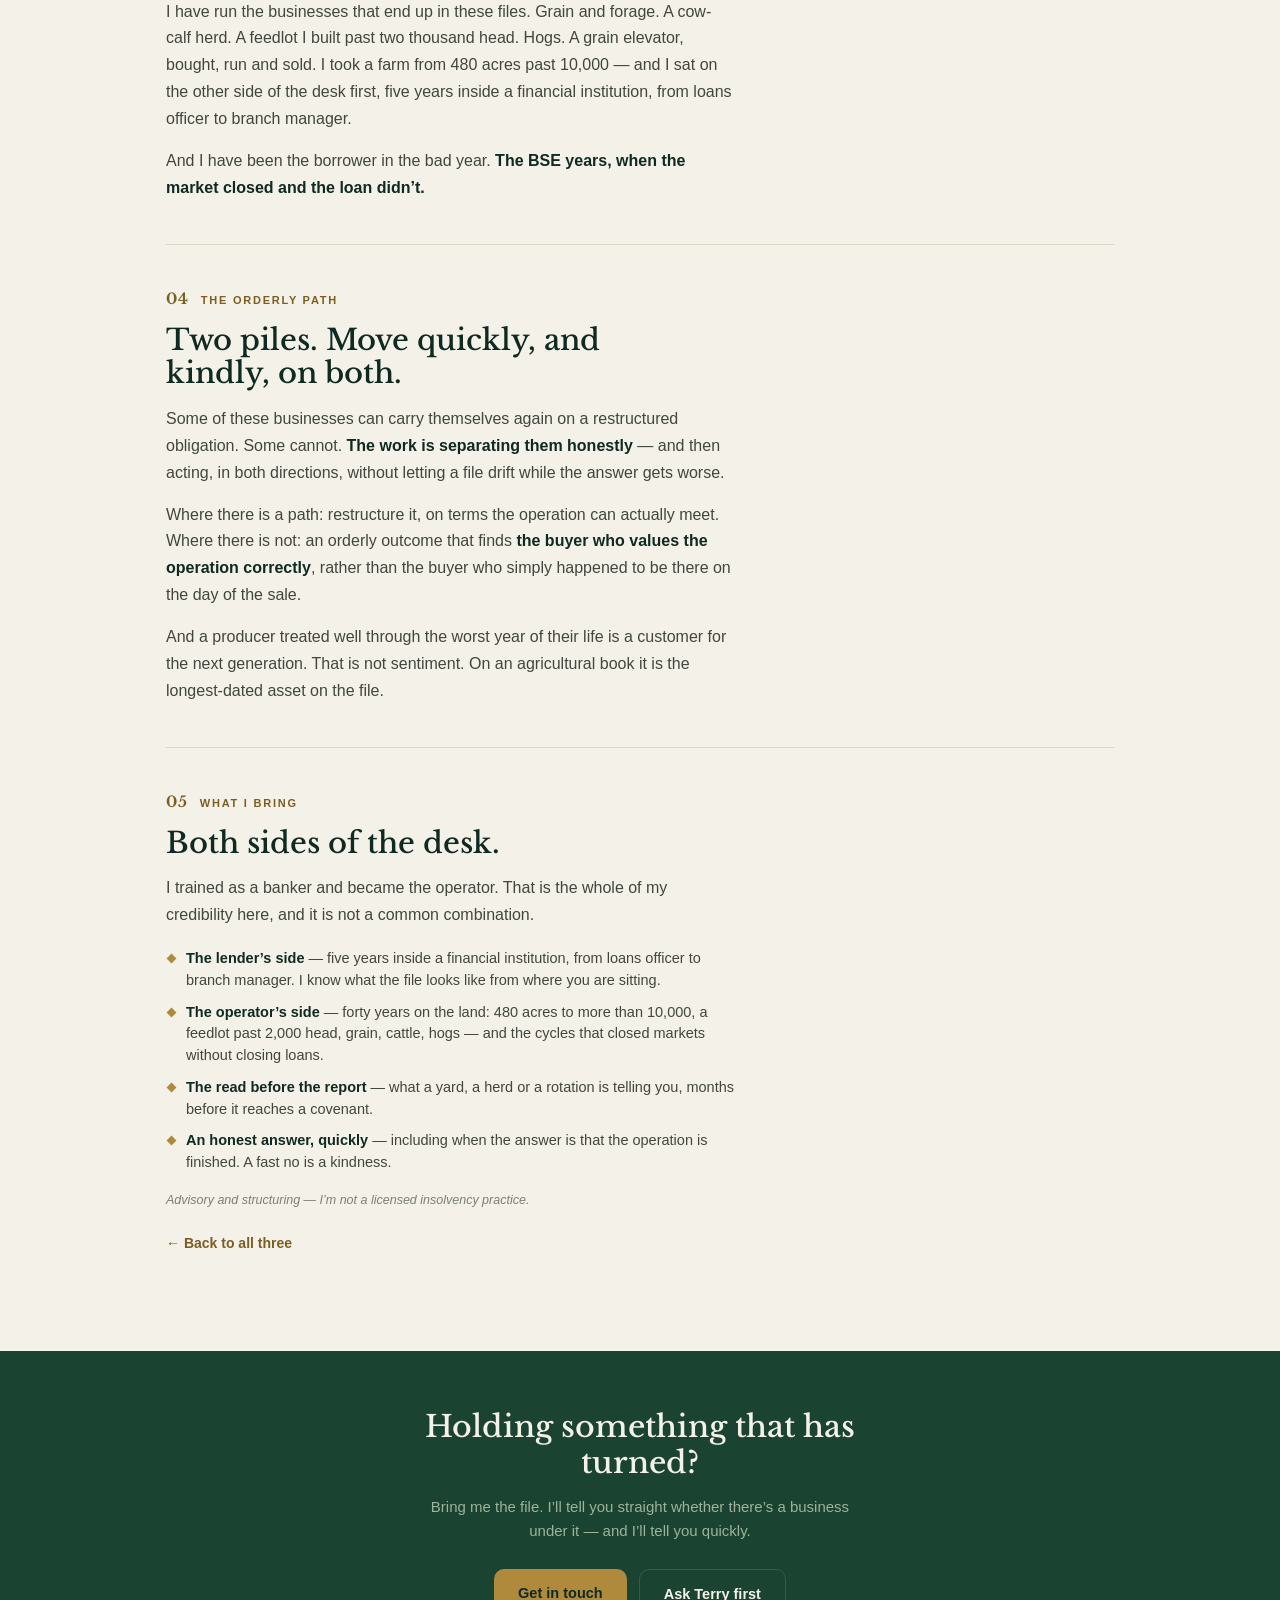
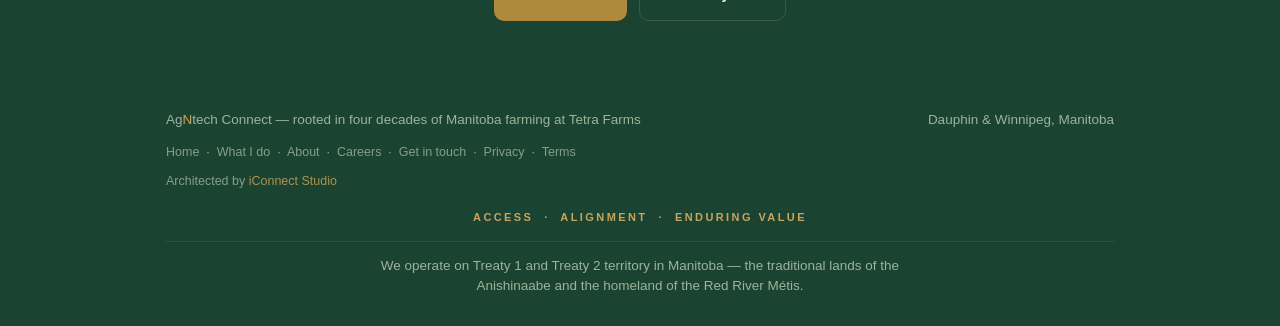
<file: lenders.html>
<!DOCTYPE html>
<html lang="en">
<head>
<meta charset="utf-8">
<meta name="viewport" content="width=device-width, initial-scale=1">
<title>AgNtech Connect — Distressed Agricultural Credit</title>
<meta name="description" content="A distressed agricultural loan is usually a business in a bad year, not a bad business. Workout and restructuring advisory for lenders holding agricultural exposure that has turned — from an operator who has sat on both sides of the desk.">
<link rel="canonical" href="https://agntechconnect.com/lenders.html">
<link rel="icon" href="/favicon.svg" type="image/svg+xml">
<link rel="apple-touch-icon" href="/apple-touch-icon.png">
<meta name="theme-color" content="#1B4332">
<meta property="og:type" content="website">
<meta property="og:site_name" content="AgNtech Connect">
<meta property="og:locale" content="en_CA">
<meta property="og:url" content="https://agntechconnect.com/lenders.html">
<meta property="og:title" content="Distressed agricultural credit — AgNtech Connect">
<meta property="og:description" content="A distressed agricultural loan is usually a business in a bad year, not a bad business. Telling one from the other is the work — an honest read on the operation behind the exposure.">
<meta property="og:image" content="https://agntechconnect.com/og-image.png">
<meta property="og:image:secure_url" content="https://agntechconnect.com/og-image.png">
<meta property="og:image:type" content="image/png">
<meta property="og:image:width" content="1200">
<meta property="og:image:height" content="630">
<meta property="og:image:alt" content="The AgNtech Connect gateway mark on deep forest green">
<meta name="twitter:card" content="summary_large_image">
<meta name="twitter:title" content="Distressed agricultural credit — AgNtech Connect">
<meta name="twitter:description" content="A distressed agricultural loan is usually a business in a bad year, not a bad business. Telling one from the other is the work — an honest read on the operation behind the exposure.">
<meta name="twitter:image" content="https://agntechconnect.com/og-image.png">
<link rel="preconnect" href="https://fonts.googleapis.com">
<link rel="preconnect" href="https://fonts.gstatic.com" crossorigin>
<link href="https://fonts.googleapis.com/css2?family=Libre+Baskerville:ital,wght@0,400;0,700;1,400&display=swap" rel="stylesheet">
<style>
  :root{
    --cream:#F4F1E9; --cream2:#EFEADD; --paper:#F7F3E9;
    --ink:#0F2A20; --body:#41473E; --muted:#7A8076;
    --green:#0F2A20; --green-d:#0A1F17; --green-deep:#1B4332;
    --gold:#B08A3C; --gold-2:#8F6F2E; --gold-text:#7A5E22; --gold-dark:#C9A45A;
    --line:#DED7C6; --on-dark:#F4F1E9; --sage-dark:#9DB39A;
    --df:'Libre Baskerville',Georgia,serif; --bf:'Helvetica Neue',Arial,system-ui,sans-serif;
  }
  *{box-sizing:border-box;margin:0;padding:0}
  body{background:var(--cream);color:var(--ink);font-family:var(--bf);-webkit-font-smoothing:antialiased;line-height:1.6}
  .wrap{max-width:1000px;margin:0 auto;padding:0 26px}
  a{color:inherit}

  nav.top{position:sticky;top:0;z-index:40;background:rgba(244,241,233,.92);backdrop-filter:blur(8px);border-bottom:1px solid var(--line)}
  nav.top .wrap{display:flex;align-items:center;justify-content:space-between;height:62px;gap:18px}
  .brand{display:flex;align-items:center;gap:9px;font-family:var(--df);font-weight:600;font-size:20px;letter-spacing:-.01em;text-decoration:none;color:var(--ink)}
  .brand .n{color:var(--green)}
  .mark{width:27px;height:36px;flex:none;object-fit:contain;display:block}
  .navlinks{display:flex;gap:24px;align-items:center}
  .navlinks a{font-size:14px;color:var(--body);text-decoration:none;transition:.12s}
  .navlinks a:hover{color:var(--ink)}
  .navlinks a.active{color:var(--green);font-weight:600}
  @media(max-width:720px){.navlinks{display:none}}

  .hero{padding:62px 0 26px}
  .eyebrow{font-size:11px;letter-spacing:.16em;text-transform:uppercase;color:var(--gold-text);font-weight:600}
  .hero h1{font-family:var(--df);font-weight:500;font-size:44px;line-height:1.1;margin-top:14px}
  @media(max-width:640px){.hero h1{font-size:33px}}
  .hero .lead{font-size:18px;color:var(--body);line-height:1.65;margin-top:20px;max-width:60ch}
  .hero .lead b{color:var(--ink);font-weight:600}

  .silos{padding:20px 0 54px}
  .silo{border-top:1px solid var(--line);padding:42px 0}
  .silo:first-of-type{border-top:none;padding-top:22px}
  .silo .tagrow{display:flex;align-items:baseline;gap:12px}
  .silo .num{font-family:var(--df);font-size:15px;color:var(--gold-text);font-weight:700;letter-spacing:.06em}
  .silo .slab{font-size:11px;letter-spacing:.16em;text-transform:uppercase;color:var(--gold-text);font-weight:600}
  .silo h2{font-family:var(--df);font-weight:500;font-size:29px;line-height:1.16;color:var(--ink);margin:13px 0 0;max-width:22ch}
  @media(max-width:640px){.silo h2{font-size:24px}}
  .silo .p{font-size:16px;color:var(--body);line-height:1.68;margin-top:15px;max-width:64ch}
  .silo .p b{color:var(--ink);font-weight:600}
  .silo ul{list-style:none;margin-top:19px;display:grid;gap:10px;max-width:64ch}
  .silo li{position:relative;padding-left:20px;font-size:14.5px;color:var(--body);line-height:1.5}
  .silo li::before{content:"";position:absolute;left:2px;top:7px;width:7px;height:7px;background:var(--gold);transform:rotate(45deg)}
  .silo li b{color:var(--ink);font-weight:600}
  .scopenote{font-size:12.5px;color:var(--muted);margin-top:16px;font-style:italic;max-width:64ch}

  /* ── added for this page only ─────────────────────────── */
  .pull{border-left:3px solid var(--gold);background:var(--cream2);padding:15px 20px;margin:21px 0 3px;max-width:64ch;font-family:var(--df);font-size:16.5px;line-height:1.58;color:var(--ink)}
  .backlink{display:inline-block;margin-top:22px;font-size:14px;color:var(--gold-text);text-decoration:none;font-weight:600}
  .backlink:hover{color:var(--ink)}

  .close{background:var(--green-deep);color:var(--cream);text-align:center;padding:58px 0}
  .close h2{font-family:var(--df);font-weight:500;font-size:30px;line-height:1.2;max-width:24ch;margin:0 auto}
  @media(max-width:640px){.close h2{font-size:24px}}
  .close p{color:var(--sage-dark);font-size:15px;margin-top:14px;max-width:54ch;margin-left:auto;margin-right:auto;line-height:1.6}
  .close .btns{margin-top:26px;display:flex;gap:12px;justify-content:center;flex-wrap:wrap}
  .btn-p{background:var(--gold);color:var(--green);text-decoration:none;padding:13px 24px;border-radius:10px;font-size:14.5px;font-weight:600;transition:.14s}
  .btn-p:hover{background:var(--gold-dark)}
  .btn-g{background:transparent;color:var(--cream);border:1px solid #3a5a4b;text-decoration:none;padding:13px 24px;border-radius:10px;font-size:14.5px;font-weight:600;transition:.14s}
  .btn-g:hover{border-color:var(--gold-dark)}

  footer{background:var(--green-deep);color:var(--sage-dark);font-size:13.5px;padding:30px 0}
  footer .row{display:flex;justify-content:space-between;flex-wrap:wrap;gap:10px}
  footer .n{color:var(--gold-dark)}
  footer .treaty{justify-content:center;margin-top:14px;border-top:1px solid rgba(255,255,255,.08);padding-top:14px}
  footer .treaty span{text-align:center;max-width:72ch;line-height:1.5}
  /* The brand sheet's own closing band, which the site never used. The three
     words are the mark in words: ACCESS is the gateway, ALIGNMENT is the two
     identical posts with neither side favoured, ENDURING VALUE is the brass
     column. It replaces a decorative colonnade that needed a footnote to be
     understood -- at 10% opacity in a 76px band the architecture read as a
     row of boxes, and decoration that has to be explained is not working.
     Sits ABOVE the treaty acknowledgement, which stays last: it is the more
     serious statement and should close the page. */
  footer .values{justify-content:center;margin-top:18px}
  footer .values span{font-size:11px;letter-spacing:.22em;color:var(--gold-dark);font-weight:700}

  /* ── mobile menu ─────────────────────────────────────── */
  .burger{display:none;background:none;border:none;padding:8px;cursor:pointer;line-height:0}
  .burger span{display:block;width:22px;height:2px;background:var(--ink);margin:4px 0;border-radius:2px;transition:.2s}
  .mobmenu{position:fixed;inset:0;z-index:60;background:var(--green-deep);display:none;flex-direction:column;padding:22px 26px}
  .mobmenu.open{display:flex}
  .mobmenu .mtop{display:flex;justify-content:space-between;align-items:center;margin-bottom:26px}
  .mobmenu .mbrand{font-family:var(--df);font-size:19px;color:var(--cream)}
  .mobmenu .mclose{background:none;border:none;color:var(--cream);font-size:30px;line-height:1;cursor:pointer;padding:0 4px}
  .mobmenu a{color:var(--cream);text-decoration:none;font-family:var(--df);font-size:23px;padding:15px 0;border-bottom:1px solid rgba(255,255,255,.10)}
  .mobmenu a.sm{font-family:var(--bf);font-size:15px;color:var(--sage-dark);border-bottom:none;padding:9px 0}
  .mobmenu .mcta{margin-top:22px;background:var(--gold);color:var(--green);text-align:center;border-radius:10px;padding:14px;font-weight:700;font-family:var(--bf);font-size:15px;border-bottom:none}
  @media(max-width:720px){ .burger{display:block} }
  /* ── sticky mobile CTA ───────────────────────────────── */
  .stickycta{display:none}
  @media(max-width:720px){
    .stickycta{display:block;position:fixed;left:0;right:0;bottom:0;z-index:50;background:rgba(27,67,50,.96);backdrop-filter:blur(6px);padding:10px 14px;border-top:1px solid rgba(255,255,255,.10)}
    .stickycta a{display:block;background:var(--gold);color:var(--green);text-align:center;text-decoration:none;font-weight:700;font-size:15px;padding:13px;border-radius:10px;font-family:var(--bf)}
    body{padding-bottom:74px}
  }
  /* ── mobile scroll/priority pass ─────────────────────── */
  @media(max-width:720px){
    section, header.hero, .block, .steps-wrap, .reach, .silos, .land{padding-top:34px !important;padding-bottom:34px !important}
    .hero{padding-top:30px !important}
    h1{font-size:31px !important;line-height:1.14 !important}
    h2, h2.sh{font-size:24px !important}
    .lead, .sub{font-size:16px !important}
    .wrap{padding-left:20px;padding-right:20px}
    .pull{font-size:15.5px}
  }
</style>
</head>
<body>


  <nav class="top">
    <div class="wrap">
      <a class="brand" href="index.html"><img class="mark" alt="" aria-hidden="true" src="[data-uri]">AgNtech Connect</a>
      <div class="navlinks">
        <a href="index.html#vision">Vision</a>
        <a href="services.html" class="active">What I do</a>
        <a href="index.html#why">Why it works</a>
        <a href="about.html">About</a>
        <a href="contact.html">Get in touch</a>
      </div>
      <button class="burger" onclick="openMob()" aria-label="Menu"><span></span><span></span><span></span></button>
    </div>
  </nav>

  <div class="mobmenu" id="mobmenu">
    <div class="mtop">
      <span class="mbrand">Ag<span style="color:#C9A45A">N</span>tech Connect</span>
      <button class="mclose" onclick="closeMob()" aria-label="Close menu">&times;</button>
    </div>
    <a href="index.html">Home</a>
    <a href="index.html#vision">Vision &amp; Mission</a>
    <a href="services.html">What I do</a>
    <a href="index.html#why">Why it works</a>
    <a href="about.html">About</a>
    <a href="index.html#ask">Ask Terry</a>
    <div style="margin-top:16px">
      <a class="sm" href="careers.html">Careers</a>
    </div>
    <a class="mcta" href="contact.html">Get in touch</a>
  </div>

  <div class="stickycta"><a href="contact.html">Get in touch</a></div>


  <header class="hero">
    <div class="wrap">
      <div class="eyebrow">Advisory to lenders &nbsp;·&nbsp; 02</div>
      <h1>A distressed agricultural loan is usually a business in a bad year.</h1>
      <p class="lead">Not a bad business. <b>Telling one from the other is the whole of the work</b> — and it is worth a great deal of money to get it right.</p>
    </div>
  </header>

  <section class="silos">
    <div class="wrap">

      <!-- 01 -->
      <div class="silo">
        <div class="tagrow"><span class="num">01</span><span class="slab">The premise</span></div>
        <h2>The instinct is to liquidate.</h2>
        <p class="p">When a file turns, the machinery is already pointed one way. Realize the security, close the position, move on. It is orderly, it is defensible, and it is frequently the most expensive decision in the file.</p>
        <p class="p">A forced sale prices an operation at what it fetches on a bad day, in front of buyers who know it is a bad day. The equipment goes for salvage. The herd goes into whatever market is standing there. The land goes to whoever showed up. <b>What comes back rarely resembles what the business was worth to someone who could have run it.</b></p>
        <div class="pull">The write-off is not the recovery. It is the end of the recovery — and, usually, of the operation behind it.</div>
      </div>

      <!-- 02 -->
      <div class="silo">
        <div class="tagrow"><span class="num">02</span><span class="slab">Why it gets missed</span></div>
        <h2>The gap isn’t policy. It’s the read.</h2>
        <p class="p">Most credit teams already have the instruments. What they rarely have — and this is not a criticism, it is simply how people get trained — is <b>someone who has carried an operating line through a bad year.</b></p>
        <p class="p">A covenant breach tells you something has gone wrong. It does not tell you whether the operation underneath can carry itself again. That read is not on a spreadsheet. It comes from having stood in the yard.</p>
        <p class="p">And the signals arrive long before the covenant does. What is happening in a herd, a rotation, or a feedlot shows up on the ground <b>months before it reaches a risk report</b> — to someone who knows what he is looking at.</p>
      </div>

      <!-- 03 -->
      <div class="silo">
        <div class="tagrow"><span class="num">03</span><span class="slab">The operator’s valuation</span></div>
        <h2>What can this business actually carry?</h2>
        <p class="p">That is the question, and in a distressed file it is very nearly the only one. Not what the assets appraise at. Not what the model returns. <b>What the operation, run properly, through a normal year, can service.</b></p>
        <p class="p">I have run the businesses that end up in these files. Grain and forage. A cow-calf herd. A feedlot I built past two thousand head. Hogs. A grain elevator, bought, run and sold. I took a farm from 480 acres past 10,000 — and I sat on the other side of the desk first, five years inside a financial institution, from loans officer to branch manager.</p>
        <p class="p">And I have been the borrower in the bad year. <b>The BSE years, when the market closed and the loan didn’t.</b></p>
      </div>

      <!-- 04 -->
      <div class="silo">
        <div class="tagrow"><span class="num">04</span><span class="slab">The orderly path</span></div>
        <h2>Two piles. Move quickly, and kindly, on both.</h2>
        <p class="p">Some of these businesses can carry themselves again on a restructured obligation. Some cannot. <b>The work is separating them honestly</b> — and then acting, in both directions, without letting a file drift while the answer gets worse.</p>
        <p class="p">Where there is a path: restructure it, on terms the operation can actually meet. Where there is not: an orderly outcome that finds <b>the buyer who values the operation correctly</b>, rather than the buyer who simply happened to be there on the day of the sale.</p>
        <p class="p">And a producer treated well through the worst year of their life is a customer for the next generation. That is not sentiment. On an agricultural book it is the longest-dated asset on the file.</p>
      </div>

      <!-- 05 -->
      <div class="silo">
        <div class="tagrow"><span class="num">05</span><span class="slab">What I bring</span></div>
        <h2>Both sides of the desk.</h2>
        <p class="p">I trained as a banker and became the operator. That is the whole of my credibility here, and it is not a common combination.</p>
        <ul>
          <li><b>The lender’s side</b> — five years inside a financial institution, from loans officer to branch manager. I know what the file looks like from where you are sitting.</li>
          <li><b>The operator’s side</b> — forty years on the land: 480 acres to more than 10,000, a feedlot past 2,000 head, grain, cattle, hogs — and the cycles that closed markets without closing loans.</li>
          <li><b>The read before the report</b> — what a yard, a herd or a rotation is telling you, months before it reaches a covenant.</li>
          <li><b>An honest answer, quickly</b> — including when the answer is that the operation is finished. A fast no is a kindness.</li>
        </ul>
        <p class="scopenote">Advisory and structuring — I’m not a licensed insolvency practice.</p>
        <a class="backlink" href="services.html">← Back to all three</a>
      </div>

    </div>
  </section>

  <section class="close">
    <div class="wrap">
      <h2>Holding something that has turned?</h2>
      <p>Bring me the file. I’ll tell you straight whether there’s a business under it — and I’ll tell you quickly.</p>
      <div class="btns">
        <a class="btn-p" href="contact.html">Get in touch</a>
        <a class="btn-g" href="index.html#ask">Ask Terry first</a>
      </div>
    </div>
  </section>

  <footer>
    <div class="wrap">
      <div class="row">
        <span>Ag<span class="n">N</span>tech Connect — rooted in four decades of Manitoba farming at Tetra Farms</span>
        <span>Dauphin &amp; Winnipeg, Manitoba</span>
      </div>
      <div class="row" style="margin-top:12px"><span style="font-size:12.5px"><a href="index.html" style="color:var(--sage-dark);text-decoration:none;opacity:.82">Home</a> &nbsp;·&nbsp; <a href="services.html" style="color:var(--sage-dark);text-decoration:none;opacity:.82">What I do</a> &nbsp;·&nbsp; <a href="about.html" style="color:var(--sage-dark);text-decoration:none;opacity:.82">About</a> &nbsp;·&nbsp; <a href="careers.html" style="color:var(--sage-dark);text-decoration:none;opacity:.82">Careers</a> &nbsp;·&nbsp; <a href="contact.html" style="color:var(--sage-dark);text-decoration:none;opacity:.82">Get in touch</a> &nbsp;·&nbsp; <a href="privacy.html" style="color:var(--sage-dark);text-decoration:none;opacity:.82">Privacy</a> &nbsp;·&nbsp; <a href="terms.html" style="color:var(--sage-dark);text-decoration:none;opacity:.82">Terms</a></span></div>
      <div class="row" style="margin-top:9px"><span style="font-size:12.5px;color:var(--sage-dark);opacity:.82">Architected by <a href="https://iconnect.studio" target="_blank" rel="noopener" style="color:var(--gold-dark);text-decoration:none">iConnect Studio</a></span></div>
      <div class="row values"><span>ACCESS &nbsp;&middot;&nbsp; ALIGNMENT &nbsp;&middot;&nbsp; ENDURING VALUE</span></div>
      <div class="row treaty"><span>We operate on Treaty 1 and Treaty 2 territory in Manitoba — the traditional lands of the Anishinaabe and the homeland of the Red River Métis.</span></div>
    </div>
  </footer>

<script>
  function openMob(){ var m=document.getElementById('mobmenu'); if(m){ m.classList.add('open'); document.body.style.overflow='hidden'; } }
  function closeMob(){ var m=document.getElementById('mobmenu'); if(m){ m.classList.remove('open'); document.body.style.overflow=''; } }
  document.addEventListener('click', function(e){ var a=e.target.closest('#mobmenu a'); if(a) closeMob(); });
</script>
</body>
</html>
</file>
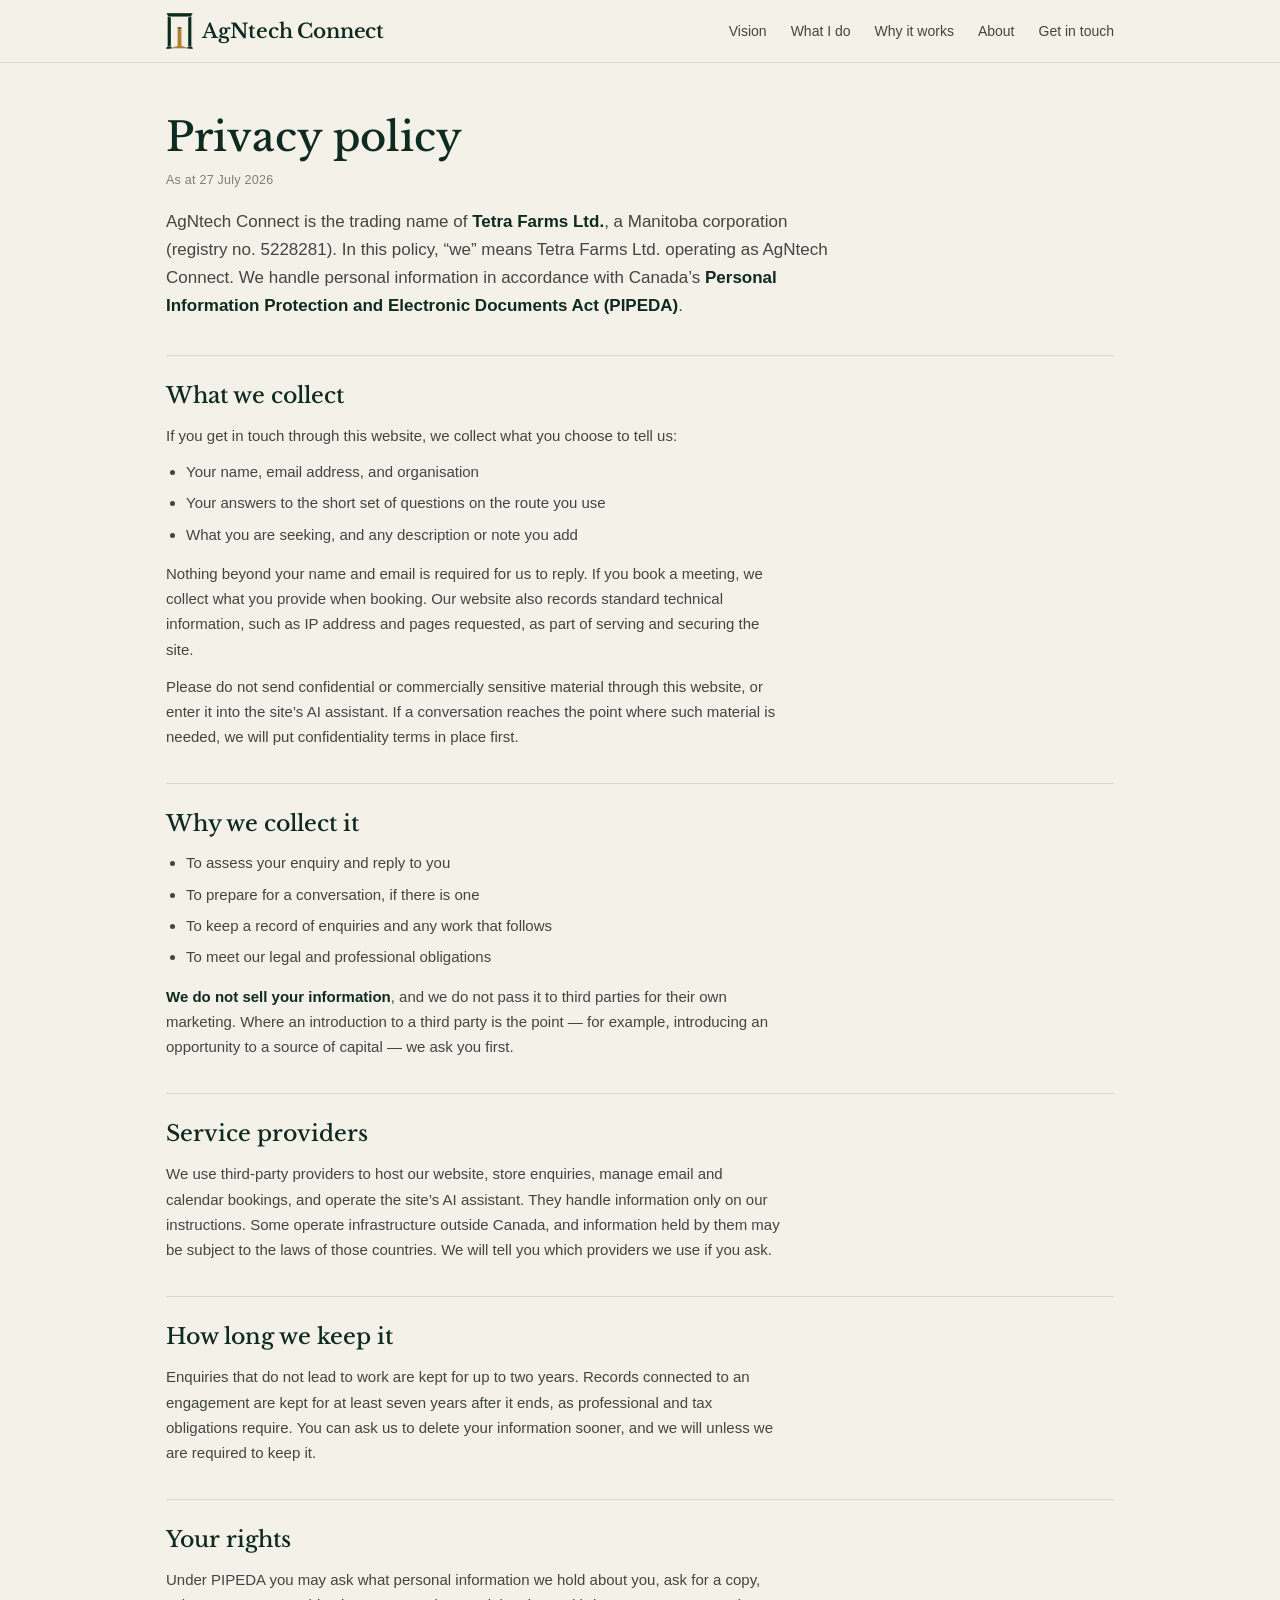
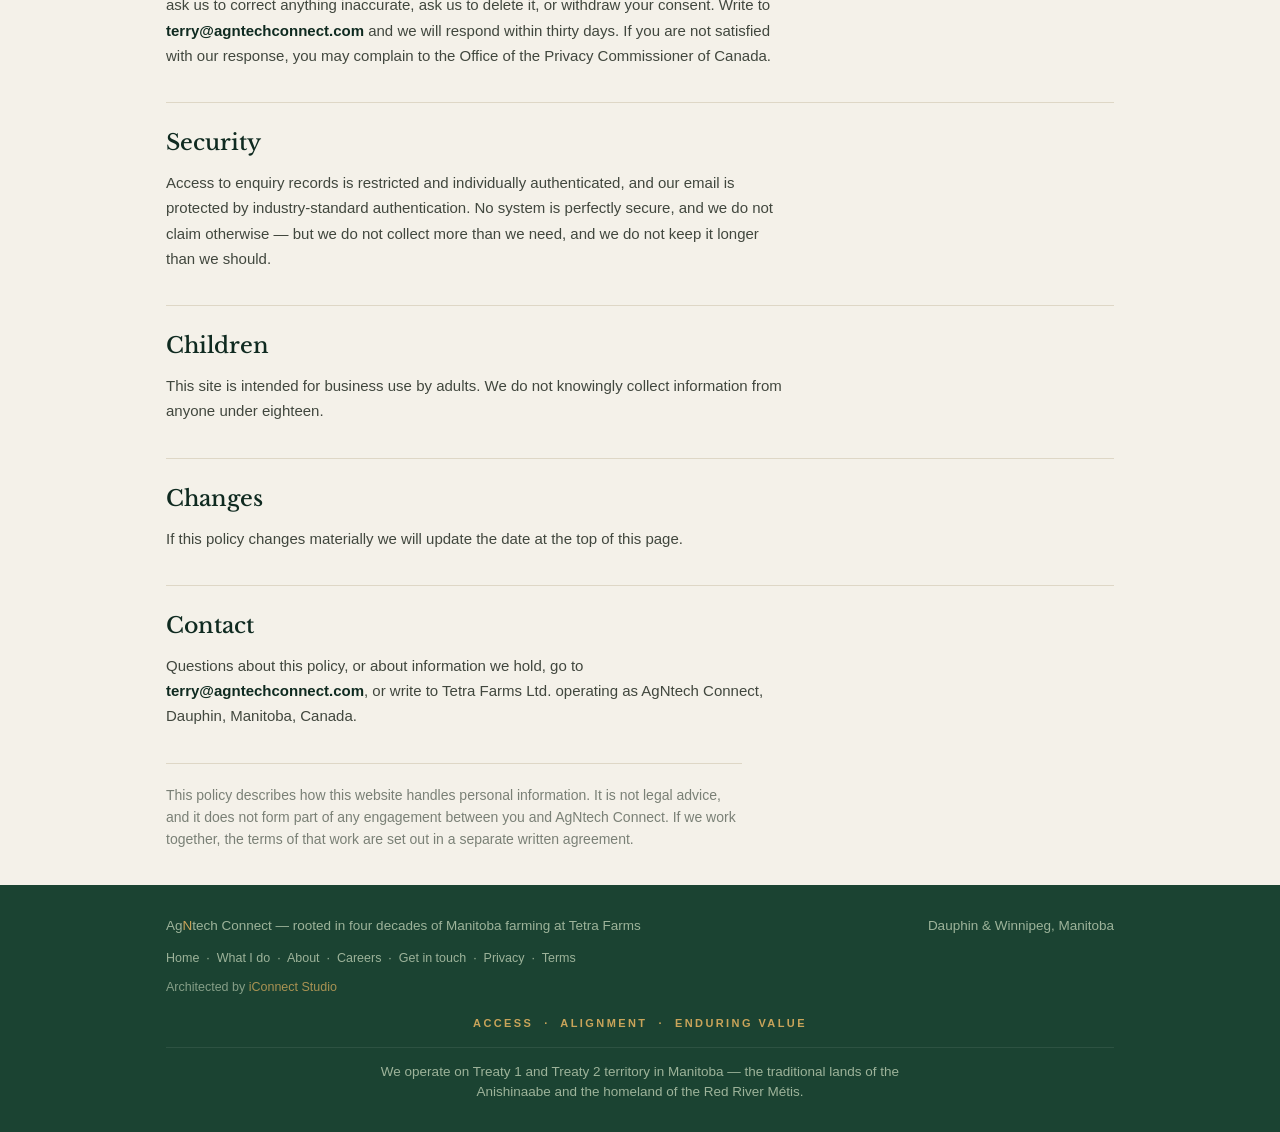
<file: privacy.html>
<!DOCTYPE html>
<html lang="en">
<head>
<meta charset="utf-8">
<meta name="viewport" content="width=device-width, initial-scale=1">
<title>AgNtech Connect — Privacy policy</title>
<meta name="description" content="What AgNtech Connect collects, why, who it is shared with, how long it is kept, and your rights over it.">
<link rel="canonical" href="https://agntechconnect.com/privacy.html">
<link rel="icon" href="/favicon.svg" type="image/svg+xml">
<link rel="apple-touch-icon" href="/apple-touch-icon.png">
<meta name="theme-color" content="#1B4332">
<meta property="og:type" content="website">
<meta property="og:site_name" content="AgNtech Connect">
<meta property="og:locale" content="en_CA">
<meta property="og:url" content="https://agntechconnect.com/privacy.html">
<meta property="og:title" content="Privacy policy — AgNtech Connect">
<meta property="og:description" content="What AgNtech Connect collects, why, who it is shared with, how long it is kept, and your rights over it.">
<meta property="og:image" content="https://agntechconnect.com/og-image.png">
<meta property="og:image:secure_url" content="https://agntechconnect.com/og-image.png">
<meta property="og:image:type" content="image/png">
<meta property="og:image:width" content="1200">
<meta property="og:image:height" content="630">
<meta property="og:image:alt" content="The AgNtech Connect gateway mark on deep forest green">
<meta name="twitter:card" content="summary_large_image">
<meta name="twitter:title" content="Privacy policy — AgNtech Connect">
<meta name="twitter:description" content="What AgNtech Connect collects, why, who it is shared with, how long it is kept, and your rights over it.">
<meta name="twitter:image" content="https://agntechconnect.com/og-image.png">
<link rel="preconnect" href="https://fonts.googleapis.com">
<link rel="preconnect" href="https://fonts.gstatic.com" crossorigin>
<link href="https://fonts.googleapis.com/css2?family=Libre+Baskerville:ital,wght@0,400;0,700;1,400&display=swap" rel="stylesheet">
<style>
  :root{
    --cream:#F4F1E9; --cream2:#EFEADD; --paper:#F7F3E9;
    --ink:#0F2A20; --body:#41473E; --muted:#7A8076;
    --green:#0F2A20; --green-d:#0A1F17; --green-deep:#1B4332;
    --gold:#B08A3C; --gold-2:#8F6F2E; --gold-text:#7A5E22; --gold-dark:#C9A45A;
    --line:#DED7C6; --on-dark:#F4F1E9; --sage-dark:#9DB39A;
    --df:'Libre Baskerville',Georgia,serif; --bf:'Helvetica Neue',Arial,system-ui,sans-serif;
  }
  *{box-sizing:border-box;margin:0;padding:0}
  body{background:var(--cream);color:var(--ink);font-family:var(--bf);-webkit-font-smoothing:antialiased;line-height:1.6}
  .wrap{max-width:1000px;margin:0 auto;padding:0 26px}
  a{color:inherit}

  nav.top{position:sticky;top:0;z-index:40;background:rgba(244,241,233,.92);backdrop-filter:blur(8px);border-bottom:1px solid var(--line)}
  nav.top .wrap{display:flex;align-items:center;justify-content:space-between;height:62px;gap:18px}
  .brand{display:flex;align-items:center;gap:9px;font-family:var(--df);font-weight:600;font-size:20px;letter-spacing:-.01em;text-decoration:none;color:var(--ink)}
  .brand .n{color:var(--green)}
  .mark{width:27px;height:36px;flex:none;object-fit:contain;display:block}
  .navlinks{display:flex;gap:24px;align-items:center}
  .navlinks a{font-size:14px;color:var(--body);text-decoration:none;transition:.12s}
  .navlinks a:hover{color:var(--ink)}
  .navlinks a.active{color:var(--green);font-weight:600}
  @media(max-width:720px){.navlinks{display:none}}

  .hero{padding:62px 0 8px}
  .eyebrow{font-size:11px;letter-spacing:.16em;text-transform:uppercase;color:var(--gold-text);font-weight:600}
  .hero h1{font-family:var(--df);font-weight:500;font-size:44px;line-height:1.1;margin-top:14px;text-wrap:balance}
  @media(max-width:640px){.hero h1{font-size:33px}}
  .hero .lead{font-size:18px;color:var(--body);line-height:1.66;margin-top:20px;max-width:62ch}
  .hero .lead b{color:var(--ink);font-weight:600}

  .routes{display:grid;grid-template-columns:1fr 1fr 1fr;gap:18px;padding:34px 0 6px}
  @media(max-width:820px){.routes{grid-template-columns:1fr}}
  .route{background:var(--paper);border:1px solid var(--line);border-radius:14px;padding:24px 24px 22px;display:flex;flex-direction:column}
  .route .it{font-size:10.5px;letter-spacing:.13em;text-transform:uppercase;color:var(--gold-text);font-weight:700}
  .route h3{font-family:var(--df);font-weight:500;font-size:20px;color:var(--ink);margin:8px 0 9px;line-height:1.2;text-wrap:balance}
  .route p{font-size:14px;color:var(--body);line-height:1.58;flex:1}
  .route a.go{margin-top:16px;align-self:flex-start;color:var(--gold-text);font-size:13.5px;font-weight:600;text-decoration:none;border-bottom:1px solid var(--gold);padding-bottom:2px}
  .route a.go:hover{color:var(--green)}

  .aside{padding:30px 0 56px}
  .aside .inner{border-top:1px solid var(--line);padding-top:24px;display:flex;flex-wrap:wrap;gap:34px;align-items:baseline;justify-content:space-between}
  .aside .opt{font-size:15px;color:var(--body);line-height:1.6}
  .aside .opt b{color:var(--ink)}
  .aside a{color:var(--green);font-weight:600;text-decoration:none;border-bottom:1px solid var(--gold-dark)}

  footer{background:var(--green-deep);color:var(--sage-dark);font-size:13.5px;padding:30px 0}
  footer .row{display:flex;justify-content:space-between;flex-wrap:wrap;gap:10px}
  footer .n{color:var(--gold-dark)}
  footer .fnav a{color:var(--sage-dark);text-decoration:none}
  footer .fnav a:hover{color:var(--cream)}
  footer .treaty{justify-content:center;margin-top:14px;border-top:1px solid rgba(255,255,255,.08);padding-top:14px}
  footer .treaty span{text-align:center;max-width:72ch;line-height:1.5}
  /* The brand sheet's own closing band, which the site never used. The three
     words are the mark in words: ACCESS is the gateway, ALIGNMENT is the two
     identical posts with neither side favoured, ENDURING VALUE is the brass
     column. It replaces a decorative colonnade that needed a footnote to be
     understood -- at 10% opacity in a 76px band the architecture read as a
     row of boxes, and decoration that has to be explained is not working.
     Sits ABOVE the treaty acknowledgement, which stays last: it is the more
     serious statement and should close the page. */
  footer .values{justify-content:center;margin-top:18px}
  footer .values span{font-size:11px;letter-spacing:.22em;color:var(--gold-dark);font-weight:700}

  /* ── mobile menu ─────────────────────────────────────── */
  .burger{display:none;background:none;border:none;padding:8px;cursor:pointer;line-height:0}
  .burger span{display:block;width:22px;height:2px;background:var(--ink);margin:4px 0;border-radius:2px;transition:.2s}
  .mobmenu{position:fixed;inset:0;z-index:60;background:var(--green-deep);display:none;flex-direction:column;padding:22px 26px}
  .mobmenu.open{display:flex}
  .mobmenu .mtop{display:flex;justify-content:space-between;align-items:center;margin-bottom:26px}
  .mobmenu .mbrand{font-family:var(--df);font-size:19px;color:var(--cream)}
  .mobmenu .mclose{background:none;border:none;color:var(--cream);font-size:30px;line-height:1;cursor:pointer;padding:0 4px}
  .mobmenu a{color:var(--cream);text-decoration:none;font-family:var(--df);font-size:23px;padding:15px 0;border-bottom:1px solid rgba(255,255,255,.10)}
  .mobmenu a.sm{font-family:var(--bf);font-size:15px;color:var(--sage-dark);border-bottom:none;padding:9px 0}
  .mobmenu .mcta{margin-top:22px;background:var(--gold);color:var(--green);text-align:center;border-radius:10px;padding:14px;font-weight:700;font-family:var(--bf);font-size:15px;border-bottom:none}
  @media(max-width:720px){ .burger{display:block} }
  /* ── sticky mobile CTA ───────────────────────────────── */
  .stickycta{display:none}
  @media(max-width:720px){
    .stickycta{display:block;position:fixed;left:0;right:0;bottom:0;z-index:50;background:rgba(27,67,50,.96);backdrop-filter:blur(6px);padding:10px 14px;border-top:1px solid rgba(255,255,255,.10)}
    .stickycta a{display:block;background:var(--gold);color:var(--green);text-align:center;text-decoration:none;font-weight:700;font-size:15px;padding:13px;border-radius:10px;font-family:var(--bf)}
    body{padding-bottom:74px}
  }
  /* ── mobile scroll/priority pass ─────────────────────── */
  @media(max-width:720px){
    section, header.hero, .block, .steps-wrap, .reach, .silos, .land{padding-top:34px !important;padding-bottom:34px !important}
    .hero{padding-top:30px !important}
    h1{font-size:31px !important;line-height:1.14 !important}
    h2, h2.sh{font-size:24px !important}
    .lead, .sub{font-size:16px !important}
    .wrap{padding-left:20px;padding-right:20px}
  }
</style>
<style>
  .legal{padding:52px 0 24px}
  .legal h1{font-family:var(--df);font-weight:500;font-size:40px;line-height:1.12;margin-bottom:10px}
  @media(max-width:640px){.legal h1{font-size:30px}}
  .legal .asat{font-size:12.5px;color:var(--muted);letter-spacing:.02em}
  .legal .lead{font-size:17px;color:var(--body);line-height:1.66;margin-top:18px;max-width:70ch}
  .legal h2{font-family:var(--df);font-weight:500;font-size:22px;color:var(--ink);
    margin:34px 0 10px;padding-top:22px;border-top:1px solid var(--line)}
  .legal h3{font-size:14px;font-weight:700;color:var(--gold-text);margin:20px 0 6px;
    letter-spacing:.04em;text-transform:uppercase}
  .legal p{font-size:15px;color:var(--body);line-height:1.68;margin-bottom:12px;max-width:74ch}
  .legal ul{margin:0 0 14px 20px;max-width:74ch}
  .legal li{font-size:15px;color:var(--body);line-height:1.62;margin-bottom:7px}
  .legal b{color:var(--ink);font-weight:600}
  .legal a{color:var(--green);font-weight:600;text-decoration:none;border-bottom:1px solid var(--gold-dark)}
  .legal .tail{margin:34px 0 10px;padding-top:20px;border-top:1px solid var(--line);
    font-size:14px;color:var(--muted);line-height:1.6;max-width:74ch}
</style>

</head>
<body>


  <nav class="top">
    <div class="wrap">
      <a class="brand" href="index.html"><img class="mark" alt="" aria-hidden="true" src="[data-uri]">AgNtech Connect</a>
      <div class="navlinks">
        <a href="index.html#vision">Vision</a>
        <a href="services.html">What I do</a>
        <a href="index.html#why">Why it works</a>
        <a href="about.html">About</a>
        <a href="contact.html">Get in touch</a>
      </div>
      <button class="burger" onclick="openMob()" aria-label="Menu"><span></span><span></span><span></span></button>
    </div>
  </nav>

  <div class="mobmenu" id="mobmenu">
    <div class="mtop">
      <span class="mbrand">Ag<span style="color:#C9A45A">N</span>tech Connect</span>
      <button class="mclose" onclick="closeMob()" aria-label="Close menu">&times;</button>
    </div>
    <a href="index.html">Home</a>
    <a href="index.html#vision">Vision &amp; Mission</a>
    <a href="services.html">What I do</a>
    <a href="index.html#why">Why it works</a>
    <a href="about.html">About</a>
    <a href="index.html#ask">Ask Terry</a>
    <div style="margin-top:16px">
      <a class="sm" href="careers.html">Careers</a>
    </div>
    <a class="mcta" href="contact.html">Get in touch</a>
  </div>



  <section class="legal">
    <div class="wrap">
      <h1>Privacy policy</h1>
      <div class="asat">As at 27 July 2026</div>
      <p class="lead">AgNtech Connect is the trading name of <b>Tetra Farms Ltd.</b>, a Manitoba
      corporation (registry no. 5228281). In this policy, &ldquo;we&rdquo; means Tetra Farms Ltd.
      operating as AgNtech Connect. We handle personal information in accordance with Canada&rsquo;s
      <b>Personal Information Protection and Electronic Documents Act (PIPEDA)</b>.</p>

      <h2>What we collect</h2>
      <p>If you get in touch through this website, we collect what you choose to tell us:</p>
      <ul>
        <li>Your name, email address, and organisation</li>
        <li>Your answers to the short set of questions on the route you use</li>
        <li>What you are seeking, and any description or note you add</li>
      </ul>
      <p>Nothing beyond your name and email is required for us to reply. If you book a meeting, we
      collect what you provide when booking. Our website also records standard technical information,
      such as IP address and pages requested, as part of serving and securing the site.</p>
      <p>Please do not send confidential or commercially sensitive material through this website, or
      enter it into the site&rsquo;s AI assistant. If a conversation reaches the point where such
      material is needed, we will put confidentiality terms in place first.</p>

      <h2>Why we collect it</h2>
      <ul>
        <li>To assess your enquiry and reply to you</li>
        <li>To prepare for a conversation, if there is one</li>
        <li>To keep a record of enquiries and any work that follows</li>
        <li>To meet our legal and professional obligations</li>
      </ul>
      <p><b>We do not sell your information</b>, and we do not pass it to third parties for their own
      marketing. Where an introduction to a third party is the point &mdash; for example, introducing an
      opportunity to a source of capital &mdash; we ask you first.</p>

      <h2>Service providers</h2>
      <p>We use third-party providers to host our website, store enquiries, manage email and calendar
      bookings, and operate the site&rsquo;s AI assistant. They handle information only on our
      instructions. Some operate infrastructure outside Canada, and information held by them may be
      subject to the laws of those countries. We will tell you which providers we use if you ask.</p>

      <h2>How long we keep it</h2>
      <p>Enquiries that do not lead to work are kept for up to two years. Records connected to an
      engagement are kept for at least seven years after it ends, as professional and tax obligations
      require. You can ask us to delete your information sooner, and we will unless we are required to
      keep it.</p>

      <h2>Your rights</h2>
      <p>Under PIPEDA you may ask what personal information we hold about you, ask for a copy, ask us to
      correct anything inaccurate, ask us to delete it, or withdraw your consent. Write to
      <b>terry@agntechconnect.com</b> and we will respond within thirty days. If you are not satisfied
      with our response, you may complain to the Office of the Privacy Commissioner of Canada.</p>

      <h2>Security</h2>
      <p>Access to enquiry records is restricted and individually authenticated, and our email is
      protected by industry-standard authentication. No system is perfectly secure, and we do not claim
      otherwise &mdash; but we do not collect more than we need, and we do not keep it longer than we
      should.</p>

      <h2>Children</h2>
      <p>This site is intended for business use by adults. We do not knowingly collect information from
      anyone under eighteen.</p>

      <h2>Changes</h2>
      <p>If this policy changes materially we will update the date at the top of this page.</p>

      <h2>Contact</h2>
      <p>Questions about this policy, or about information we hold, go to
      <b>terry@agntechconnect.com</b>, or write to Tetra Farms Ltd. operating as AgNtech Connect,
      Dauphin, Manitoba, Canada.</p>

      <div class="tail">This policy describes how this website handles personal information. It is not
      legal advice, and it does not form part of any engagement between you and AgNtech Connect. If we
      work together, the terms of that work are set out in a separate written agreement.</div>
    </div>
  </section>

  <footer>
    <div class="wrap">
      <div class="row">
        <span>Ag<span class="n">N</span>tech Connect — rooted in four decades of Manitoba farming at Tetra Farms</span>
        <span>Dauphin &amp; Winnipeg, Manitoba</span>
      </div>
      <div class="row fnav" style="margin-top:12px"><span style="font-size:12.5px"><a href="index.html">Home</a> &nbsp;·&nbsp; <a href="services.html">What I do</a> &nbsp;·&nbsp; <a href="about.html">About</a> &nbsp;·&nbsp; <a href="careers.html">Careers</a> &nbsp;·&nbsp; <a href="contact.html">Get in touch</a> &nbsp;·&nbsp; <a href="privacy.html">Privacy</a> &nbsp;·&nbsp; <a href="terms.html">Terms</a></span></div>
      <div class="row" style="margin-top:9px"><span style="font-size:12.5px;color:var(--sage-dark);opacity:.82">Architected by <a href="https://iconnect.studio" target="_blank" rel="noopener" style="color:var(--gold-dark);text-decoration:none">iConnect Studio</a></span></div>
      <div class="row values"><span>ACCESS &nbsp;&middot;&nbsp; ALIGNMENT &nbsp;&middot;&nbsp; ENDURING VALUE</span></div>
      <div class="row treaty"><span>We operate on Treaty 1 and Treaty 2 territory in Manitoba — the traditional lands of the Anishinaabe and the homeland of the Red River Métis.</span></div>
    </div>
  </footer>

<script>
  function openMob(){ var m=document.getElementById('mobmenu'); if(m){ m.classList.add('open'); document.body.style.overflow='hidden'; } }
  function closeMob(){ var m=document.getElementById('mobmenu'); if(m){ m.classList.remove('open'); document.body.style.overflow=''; } }
  document.addEventListener('click', function(e){ var a=e.target.closest('#mobmenu a'); if(a) closeMob(); });
</script>
</body>
</html>
</file>
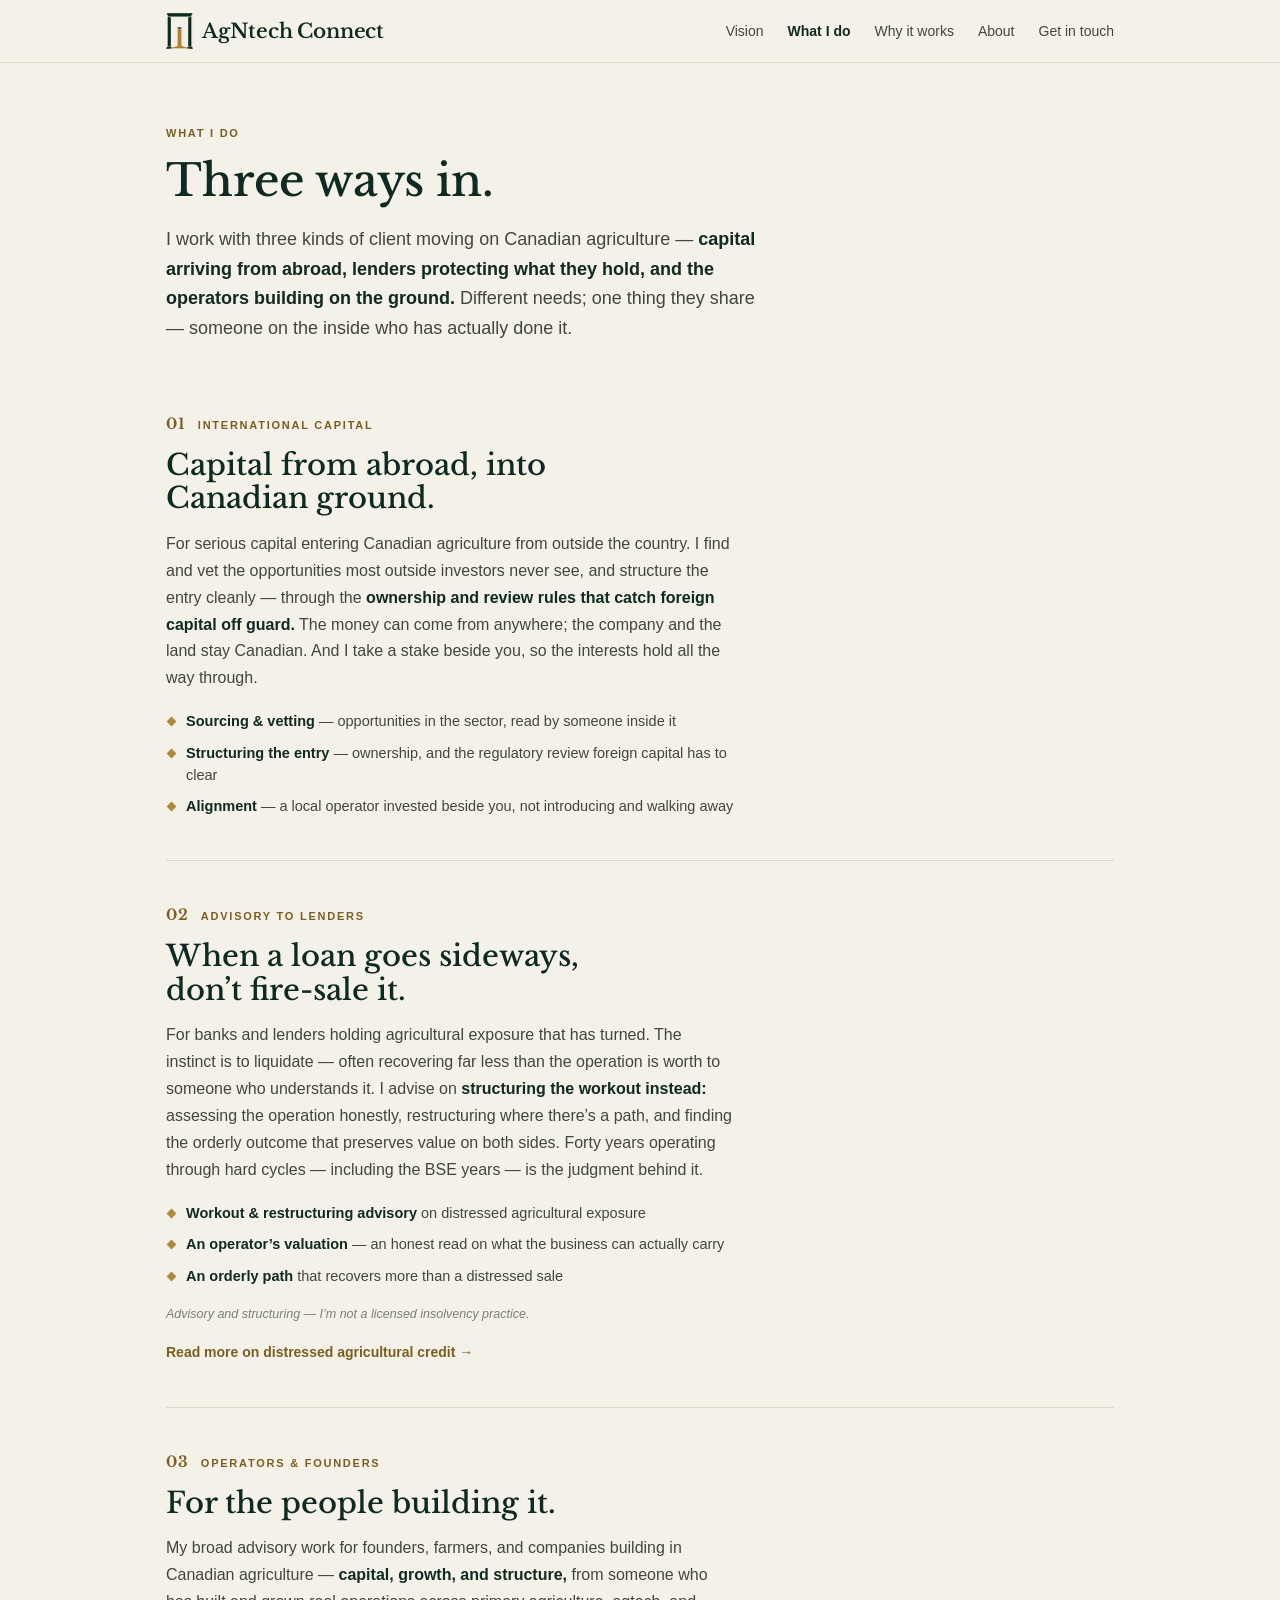
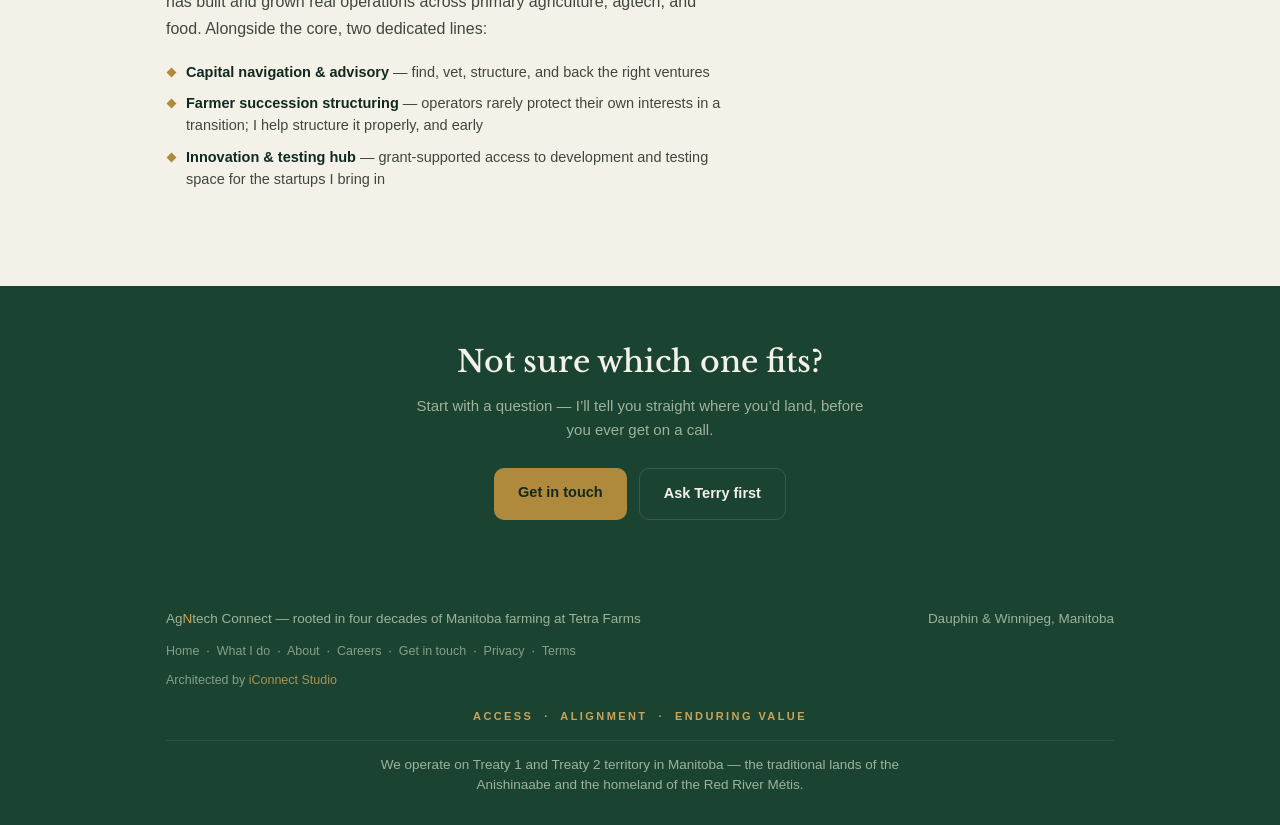
<file: services.html>
<!DOCTYPE html>
<html lang="en">
<head>
<meta charset="utf-8">
<meta name="viewport" content="width=device-width, initial-scale=1">
<title>AgNtech Connect — What We Do</title>
<meta name="description" content="Capital arriving from abroad, lenders protecting what they hold, and operators building on the ground. Different needs, one navigator who has sat on both sides of the table.">
<link rel="canonical" href="https://agntechconnect.com/services.html">
<link rel="icon" href="/favicon.svg" type="image/svg+xml">
<link rel="apple-touch-icon" href="/apple-touch-icon.png">
<meta name="theme-color" content="#1B4332">
<meta property="og:type" content="website">
<meta property="og:site_name" content="AgNtech Connect">
<meta property="og:locale" content="en_CA">
<meta property="og:url" content="https://agntechconnect.com/services.html">
<meta property="og:title" content="Three ways in — what AgNtech Connect does">
<meta property="og:description" content="Capital arriving from abroad, lenders protecting what they hold, and operators building on the ground. Different needs, one navigator who has sat on both sides of the table.">
<meta property="og:image" content="https://agntechconnect.com/og-image.png">
<meta property="og:image:secure_url" content="https://agntechconnect.com/og-image.png">
<meta property="og:image:type" content="image/png">
<meta property="og:image:width" content="1200">
<meta property="og:image:height" content="630">
<meta property="og:image:alt" content="The AgNtech Connect gateway mark on deep forest green">
<meta name="twitter:card" content="summary_large_image">
<meta name="twitter:title" content="Three ways in — what AgNtech Connect does">
<meta name="twitter:description" content="Capital arriving from abroad, lenders protecting what they hold, and operators building on the ground. Different needs, one navigator who has sat on both sides of the table.">
<meta name="twitter:image" content="https://agntechconnect.com/og-image.png">
<link rel="preconnect" href="https://fonts.googleapis.com">
<link rel="preconnect" href="https://fonts.gstatic.com" crossorigin>
<link href="https://fonts.googleapis.com/css2?family=Libre+Baskerville:ital,wght@0,400;0,700;1,400&display=swap" rel="stylesheet">
<style>
  :root{
    --cream:#F4F1E9; --cream2:#EFEADD; --paper:#F7F3E9;
    --ink:#0F2A20; --body:#41473E; --muted:#7A8076;
    --green:#0F2A20; --green-d:#0A1F17; --green-deep:#1B4332;
    --gold:#B08A3C; --gold-2:#8F6F2E; --gold-text:#7A5E22; --gold-dark:#C9A45A;
    --line:#DED7C6; --on-dark:#F4F1E9; --sage-dark:#9DB39A;
    --df:'Libre Baskerville',Georgia,serif; --bf:'Helvetica Neue',Arial,system-ui,sans-serif;
  }
  *{box-sizing:border-box;margin:0;padding:0}
  body{background:var(--cream);color:var(--ink);font-family:var(--bf);-webkit-font-smoothing:antialiased;line-height:1.6}
  .wrap{max-width:1000px;margin:0 auto;padding:0 26px}
  a{color:inherit}

  nav.top{position:sticky;top:0;z-index:40;background:rgba(244,241,233,.92);backdrop-filter:blur(8px);border-bottom:1px solid var(--line)}
  nav.top .wrap{display:flex;align-items:center;justify-content:space-between;height:62px;gap:18px}
  .brand{display:flex;align-items:center;gap:9px;font-family:var(--df);font-weight:600;font-size:20px;letter-spacing:-.01em;text-decoration:none;color:var(--ink)}
  .brand .n{color:var(--green)}
  .mark{width:27px;height:36px;flex:none;object-fit:contain;display:block}
  .navlinks{display:flex;gap:24px;align-items:center}
  .navlinks a{font-size:14px;color:var(--body);text-decoration:none;transition:.12s}
  .navlinks a:hover{color:var(--ink)}
  .navlinks a.active{color:var(--green);font-weight:600}
  @media(max-width:720px){.navlinks{display:none}}

  .hero{padding:62px 0 26px}
  .eyebrow{font-size:11px;letter-spacing:.16em;text-transform:uppercase;color:var(--gold-text);font-weight:600}
  .hero h1{font-family:var(--df);font-weight:500;font-size:44px;line-height:1.1;margin-top:14px}
  @media(max-width:640px){.hero h1{font-size:33px}}
  .hero .lead{font-size:18px;color:var(--body);line-height:1.65;margin-top:20px;max-width:60ch}
  .hero .lead b{color:var(--ink);font-weight:600}

  .silos{padding:20px 0 54px}
  .silo{border-top:1px solid var(--line);padding:42px 0}
  .silo:first-of-type{border-top:none;padding-top:22px}
  .silo .tagrow{display:flex;align-items:baseline;gap:12px}
  .silo .num{font-family:var(--df);font-size:15px;color:var(--gold-text);font-weight:700;letter-spacing:.06em}
  .silo .slab{font-size:11px;letter-spacing:.16em;text-transform:uppercase;color:var(--gold-text);font-weight:600}
  .silo h2{font-family:var(--df);font-weight:500;font-size:29px;line-height:1.16;color:var(--ink);margin:13px 0 0;max-width:22ch}
  @media(max-width:640px){.silo h2{font-size:24px}}
  .silo .p{font-size:16px;color:var(--body);line-height:1.68;margin-top:15px;max-width:64ch}
  .silo .p b{color:var(--ink);font-weight:600}
  .silo ul{list-style:none;margin-top:19px;display:grid;gap:10px;max-width:64ch}
  .silo li{position:relative;padding-left:20px;font-size:14.5px;color:var(--body);line-height:1.5}
  .silo li::before{content:"";position:absolute;left:2px;top:7px;width:7px;height:7px;background:var(--gold);transform:rotate(45deg)}
  .silo li b{color:var(--ink);font-weight:600}
  .scopenote{font-size:12.5px;color:var(--muted);margin-top:16px;font-style:italic;max-width:64ch}

  .close{background:var(--green-deep);color:var(--cream);text-align:center;padding:58px 0}
  .close h2{font-family:var(--df);font-weight:500;font-size:30px;line-height:1.2;max-width:24ch;margin:0 auto}
  @media(max-width:640px){.close h2{font-size:24px}}
  .close p{color:var(--sage-dark);font-size:15px;margin-top:14px;max-width:54ch;margin-left:auto;margin-right:auto;line-height:1.6}
  .close .btns{margin-top:26px;display:flex;gap:12px;justify-content:center;flex-wrap:wrap}
  .btn-p{background:var(--gold);color:var(--green);text-decoration:none;padding:13px 24px;border-radius:10px;font-size:14.5px;font-weight:600;transition:.14s}
  .btn-p:hover{background:var(--gold-dark)}
  .btn-g{background:transparent;color:var(--cream);border:1px solid #3a5a4b;text-decoration:none;padding:13px 24px;border-radius:10px;font-size:14.5px;font-weight:600;transition:.14s}
  .btn-g:hover{border-color:var(--gold-dark)}

  footer{background:var(--green-deep);color:var(--sage-dark);font-size:13.5px;padding:30px 0}
  footer .row{display:flex;justify-content:space-between;flex-wrap:wrap;gap:10px}
  footer .n{color:var(--gold-dark)}
  footer .treaty{justify-content:center;margin-top:14px;border-top:1px solid rgba(255,255,255,.08);padding-top:14px}
  footer .treaty span{text-align:center;max-width:72ch;line-height:1.5}
  /* The brand sheet's own closing band, which the site never used. The three
     words are the mark in words: ACCESS is the gateway, ALIGNMENT is the two
     identical posts with neither side favoured, ENDURING VALUE is the brass
     column. It replaces a decorative colonnade that needed a footnote to be
     understood -- at 10% opacity in a 76px band the architecture read as a
     row of boxes, and decoration that has to be explained is not working.
     Sits ABOVE the treaty acknowledgement, which stays last: it is the more
     serious statement and should close the page. */
  footer .values{justify-content:center;margin-top:18px}
  footer .values span{font-size:11px;letter-spacing:.22em;color:var(--gold-dark);font-weight:700}

  /* ── mobile menu ─────────────────────────────────────── */
  .burger{display:none;background:none;border:none;padding:8px;cursor:pointer;line-height:0}
  .burger span{display:block;width:22px;height:2px;background:var(--ink);margin:4px 0;border-radius:2px;transition:.2s}
  .mobmenu{position:fixed;inset:0;z-index:60;background:var(--green-deep);display:none;flex-direction:column;padding:22px 26px}
  .mobmenu.open{display:flex}
  .mobmenu .mtop{display:flex;justify-content:space-between;align-items:center;margin-bottom:26px}
  .mobmenu .mbrand{font-family:var(--df);font-size:19px;color:var(--cream)}
  .mobmenu .mclose{background:none;border:none;color:var(--cream);font-size:30px;line-height:1;cursor:pointer;padding:0 4px}
  .mobmenu a{color:var(--cream);text-decoration:none;font-family:var(--df);font-size:23px;padding:15px 0;border-bottom:1px solid rgba(255,255,255,.10)}
  .mobmenu a.sm{font-family:var(--bf);font-size:15px;color:var(--sage-dark);border-bottom:none;padding:9px 0}
  .mobmenu .mcta{margin-top:22px;background:var(--gold);color:var(--green);text-align:center;border-radius:10px;padding:14px;font-weight:700;font-family:var(--bf);font-size:15px;border-bottom:none}
  @media(max-width:720px){ .burger{display:block} }
  /* ── sticky mobile CTA ───────────────────────────────── */
  .stickycta{display:none}
  @media(max-width:720px){
    .stickycta{display:block;position:fixed;left:0;right:0;bottom:0;z-index:50;background:rgba(27,67,50,.96);backdrop-filter:blur(6px);padding:10px 14px;border-top:1px solid rgba(255,255,255,.10)}
    .stickycta a{display:block;background:var(--gold);color:var(--green);text-align:center;text-decoration:none;font-weight:700;font-size:15px;padding:13px;border-radius:10px;font-family:var(--bf)}
    body{padding-bottom:74px}
  }
  /* ── mobile scroll/priority pass ─────────────────────── */
  @media(max-width:720px){
    section, header.hero, .block, .steps-wrap, .reach, .silos, .land{padding-top:34px !important;padding-bottom:34px !important}
    .hero{padding-top:30px !important}
    h1{font-size:31px !important;line-height:1.14 !important}
    h2, h2.sh{font-size:24px !important}
    .lead, .sub{font-size:16px !important}
    .wrap{padding-left:20px;padding-right:20px}
  }
</style>
</head>
<body>


  <nav class="top">
    <div class="wrap">
      <a class="brand" href="index.html"><img class="mark" alt="" aria-hidden="true" src="[data-uri]">AgNtech Connect</a>
      <div class="navlinks">
        <a href="index.html#vision">Vision</a>
        <a href="services.html" class="active">What I do</a>
        <a href="index.html#why">Why it works</a>
        <a href="about.html">About</a>
        <a href="contact.html">Get in touch</a>
      </div>
      <button class="burger" onclick="openMob()" aria-label="Menu"><span></span><span></span><span></span></button>
    </div>
  </nav>

  <div class="mobmenu" id="mobmenu">
    <div class="mtop">
      <span class="mbrand">Ag<span style="color:#C9A45A">N</span>tech Connect</span>
      <button class="mclose" onclick="closeMob()" aria-label="Close menu">&times;</button>
    </div>
    <a href="index.html">Home</a>
    <a href="index.html#vision">Vision &amp; Mission</a>
    <a href="services.html">What I do</a>
    <a href="index.html#why">Why it works</a>
    <a href="about.html">About</a>
    <a href="index.html#ask">Ask Terry</a>
    <div style="margin-top:16px">
      <a class="sm" href="careers.html">Careers</a>
    </div>
    <a class="mcta" href="contact.html">Get in touch</a>
  </div>

  <div class="stickycta"><a href="contact.html">Get in touch</a></div>


  <header class="hero">
    <div class="wrap">
      <div class="eyebrow">What I do</div>
      <h1>Three ways in.</h1>
      <p class="lead">I work with three kinds of client moving on Canadian agriculture — <b>capital arriving from abroad, lenders protecting what they hold, and the operators building on the ground.</b> Different needs; one thing they share — someone on the inside who has actually done it.</p>
    </div>
  </header>

  <section class="silos">
    <div class="wrap">

      <!-- 01 -->
      <div class="silo">
        <div class="tagrow"><span class="num">01</span><span class="slab">International capital</span></div>
        <h2>Capital from abroad, into Canadian ground.</h2>
        <p class="p">For serious capital entering Canadian agriculture from outside the country. I find and vet the opportunities most outside investors never see, and structure the entry cleanly — through the <b>ownership and review rules that catch foreign capital off guard.</b> The money can come from anywhere; the company and the land stay Canadian. And I take a stake beside you, so the interests hold all the way through.</p>
        <ul>
          <li><b>Sourcing &amp; vetting</b> — opportunities in the sector, read by someone inside it</li>
          <li><b>Structuring the entry</b> — ownership, and the regulatory review foreign capital has to clear</li>
          <li><b>Alignment</b> — a local operator invested beside you, not introducing and walking away</li>
        </ul>
      </div>

      <!-- 02 -->
      <div class="silo">
        <div class="tagrow"><span class="num">02</span><span class="slab">Advisory to lenders</span></div>
        <h2>When a loan goes sideways, don’t fire-sale it.</h2>
        <p class="p">For banks and lenders holding agricultural exposure that has turned. The instinct is to liquidate — often recovering far less than the operation is worth to someone who understands it. I advise on <b>structuring the workout instead:</b> assessing the operation honestly, restructuring where there’s a path, and finding the orderly outcome that preserves value on both sides. Forty years operating through hard cycles — including the BSE years — is the judgment behind it.</p>
        <ul>
          <li><b>Workout &amp; restructuring advisory</b> on distressed agricultural exposure</li>
          <li><b>An operator’s valuation</b> — an honest read on what the business can actually carry</li>
          <li><b>An orderly path</b> that recovers more than a distressed sale</li>
        </ul>
        <p class="scopenote">Advisory and structuring — I’m not a licensed insolvency practice.</p>
        <p style="margin-top:15px"><a href="lenders.html" style="font-size:14px;color:var(--gold-text);text-decoration:none;font-weight:600">Read more on distressed agricultural credit →</a></p>
      </div>

      <!-- 03 -->
      <div class="silo">
        <div class="tagrow"><span class="num">03</span><span class="slab">Operators &amp; founders</span></div>
        <h2>For the people building it.</h2>
        <p class="p">My broad advisory work for founders, farmers, and companies building in Canadian agriculture — <b>capital, growth, and structure,</b> from someone who has built and grown real operations across primary agriculture, agtech, and food. Alongside the core, two dedicated lines:</p>
        <ul>
          <li><b>Capital navigation &amp; advisory</b> — find, vet, structure, and back the right ventures</li>
          <li><b>Farmer succession structuring</b> — operators rarely protect their own interests in a transition; I help structure it properly, and early</li>
          <li><b>Innovation &amp; testing hub</b> — grant-supported access to development and testing space for the startups I bring in</li>
        </ul>
      </div>

    </div>
  </section>

  <section class="close">
    <div class="wrap">
      <h2>Not sure which one fits?</h2>
      <p>Start with a question — I’ll tell you straight where you’d land, before you ever get on a call.</p>
      <div class="btns">
        <a class="btn-p" href="contact.html">Get in touch</a>
        <a class="btn-g" href="index.html">Ask Terry first</a>
      </div>
    </div>
  </section>

  <footer>
    <div class="wrap">
      <div class="row">
        <span>Ag<span class="n">N</span>tech Connect — rooted in four decades of Manitoba farming at Tetra Farms</span>
        <span>Dauphin &amp; Winnipeg, Manitoba</span>
      </div>
      <div class="row" style="margin-top:12px"><span style="font-size:12.5px"><a href="index.html" style="color:var(--sage-dark);text-decoration:none;opacity:.82">Home</a> &nbsp;·&nbsp; <a href="services.html" style="color:var(--sage-dark);text-decoration:none;opacity:.82">What I do</a> &nbsp;·&nbsp; <a href="about.html" style="color:var(--sage-dark);text-decoration:none;opacity:.82">About</a> &nbsp;·&nbsp; <a href="careers.html" style="color:var(--sage-dark);text-decoration:none;opacity:.82">Careers</a> &nbsp;·&nbsp; <a href="contact.html" style="color:var(--sage-dark);text-decoration:none;opacity:.82">Get in touch</a> &nbsp;·&nbsp; <a href="privacy.html" style="color:var(--sage-dark);text-decoration:none;opacity:.82">Privacy</a> &nbsp;·&nbsp; <a href="terms.html" style="color:var(--sage-dark);text-decoration:none;opacity:.82">Terms</a></span></div>
      <div class="row" style="margin-top:9px"><span style="font-size:12.5px;color:var(--sage-dark);opacity:.82">Architected by <a href="https://iconnect.studio" target="_blank" rel="noopener" style="color:var(--gold-dark);text-decoration:none">iConnect Studio</a></span></div>
      <div class="row values"><span>ACCESS &nbsp;&middot;&nbsp; ALIGNMENT &nbsp;&middot;&nbsp; ENDURING VALUE</span></div>
      <div class="row treaty"><span>We operate on Treaty 1 and Treaty 2 territory in Manitoba — the traditional lands of the Anishinaabe and the homeland of the Red River Métis.</span></div>
    </div>
  </footer>

<script>
  function openMob(){ var m=document.getElementById('mobmenu'); if(m){ m.classList.add('open'); document.body.style.overflow='hidden'; } }
  function closeMob(){ var m=document.getElementById('mobmenu'); if(m){ m.classList.remove('open'); document.body.style.overflow=''; } }
  document.addEventListener('click', function(e){ var a=e.target.closest('#mobmenu a'); if(a) closeMob(); });
</script>
</body>
</html>
</file>
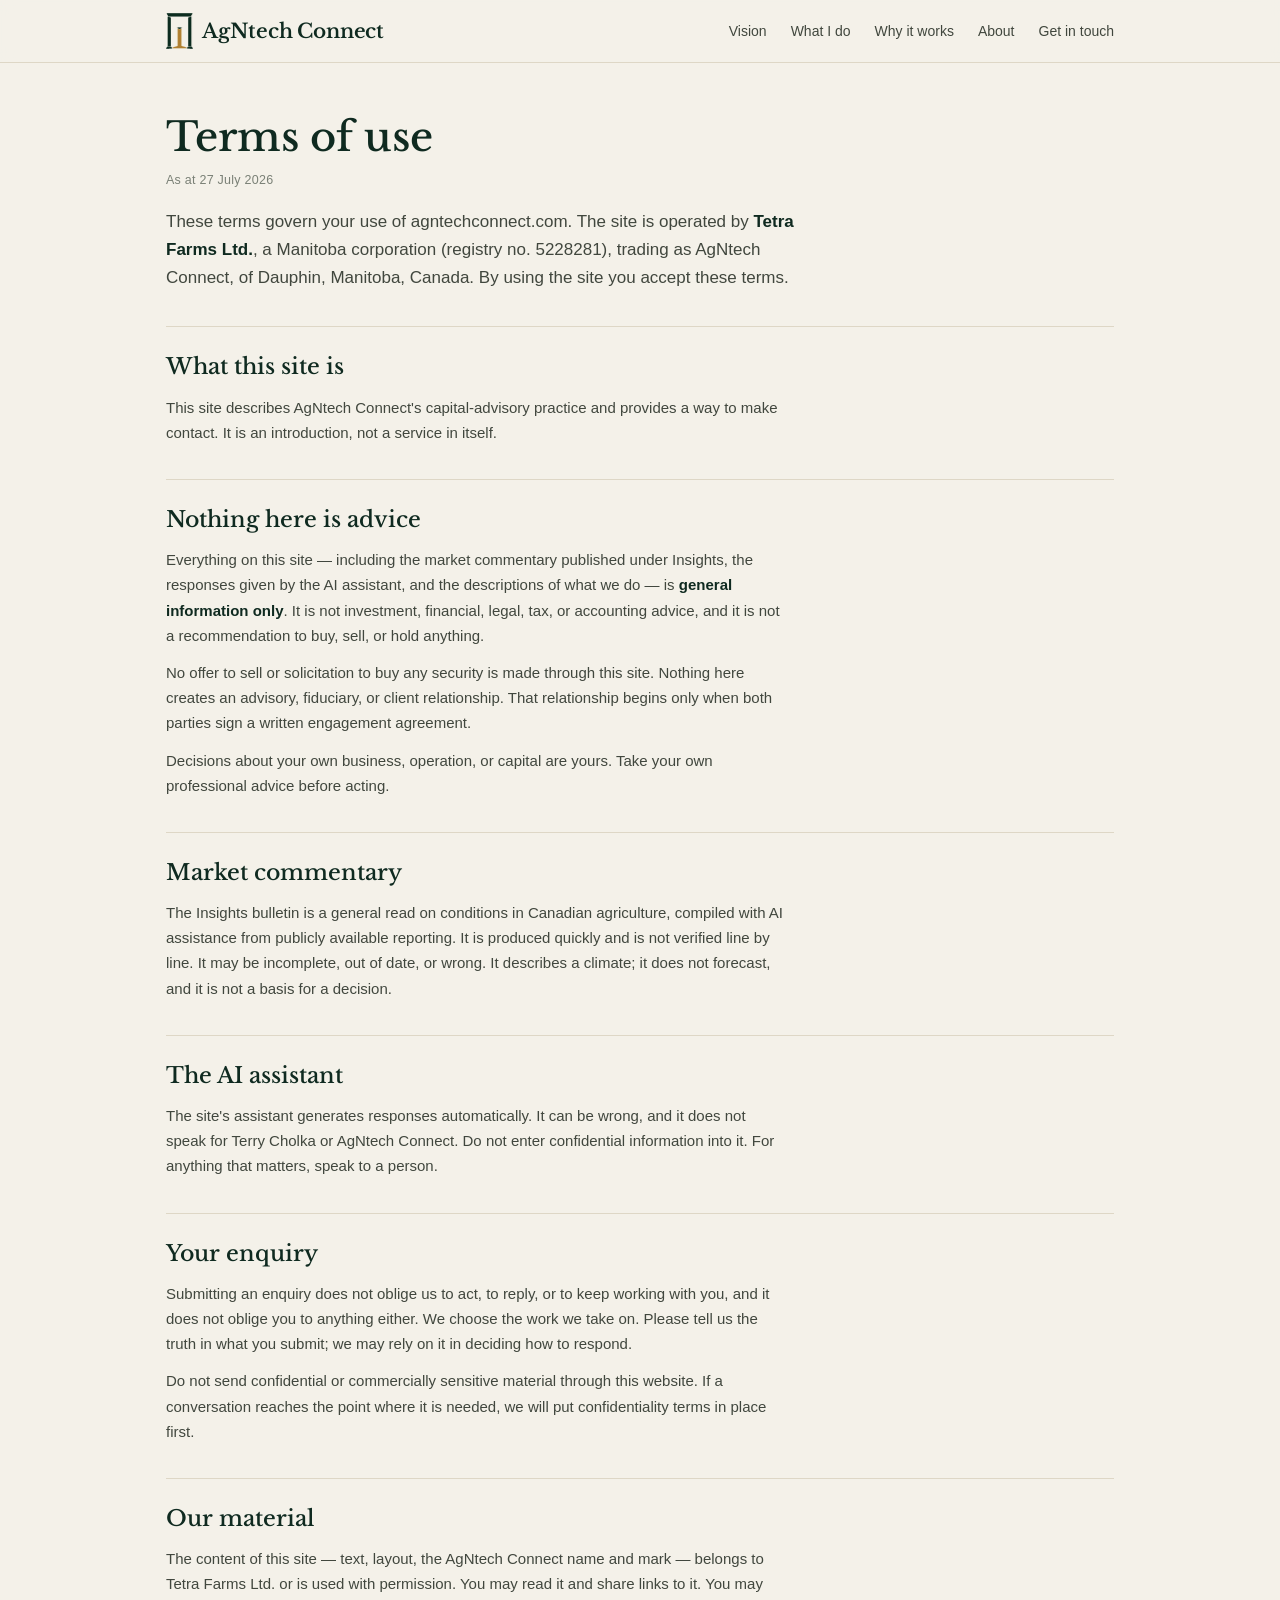
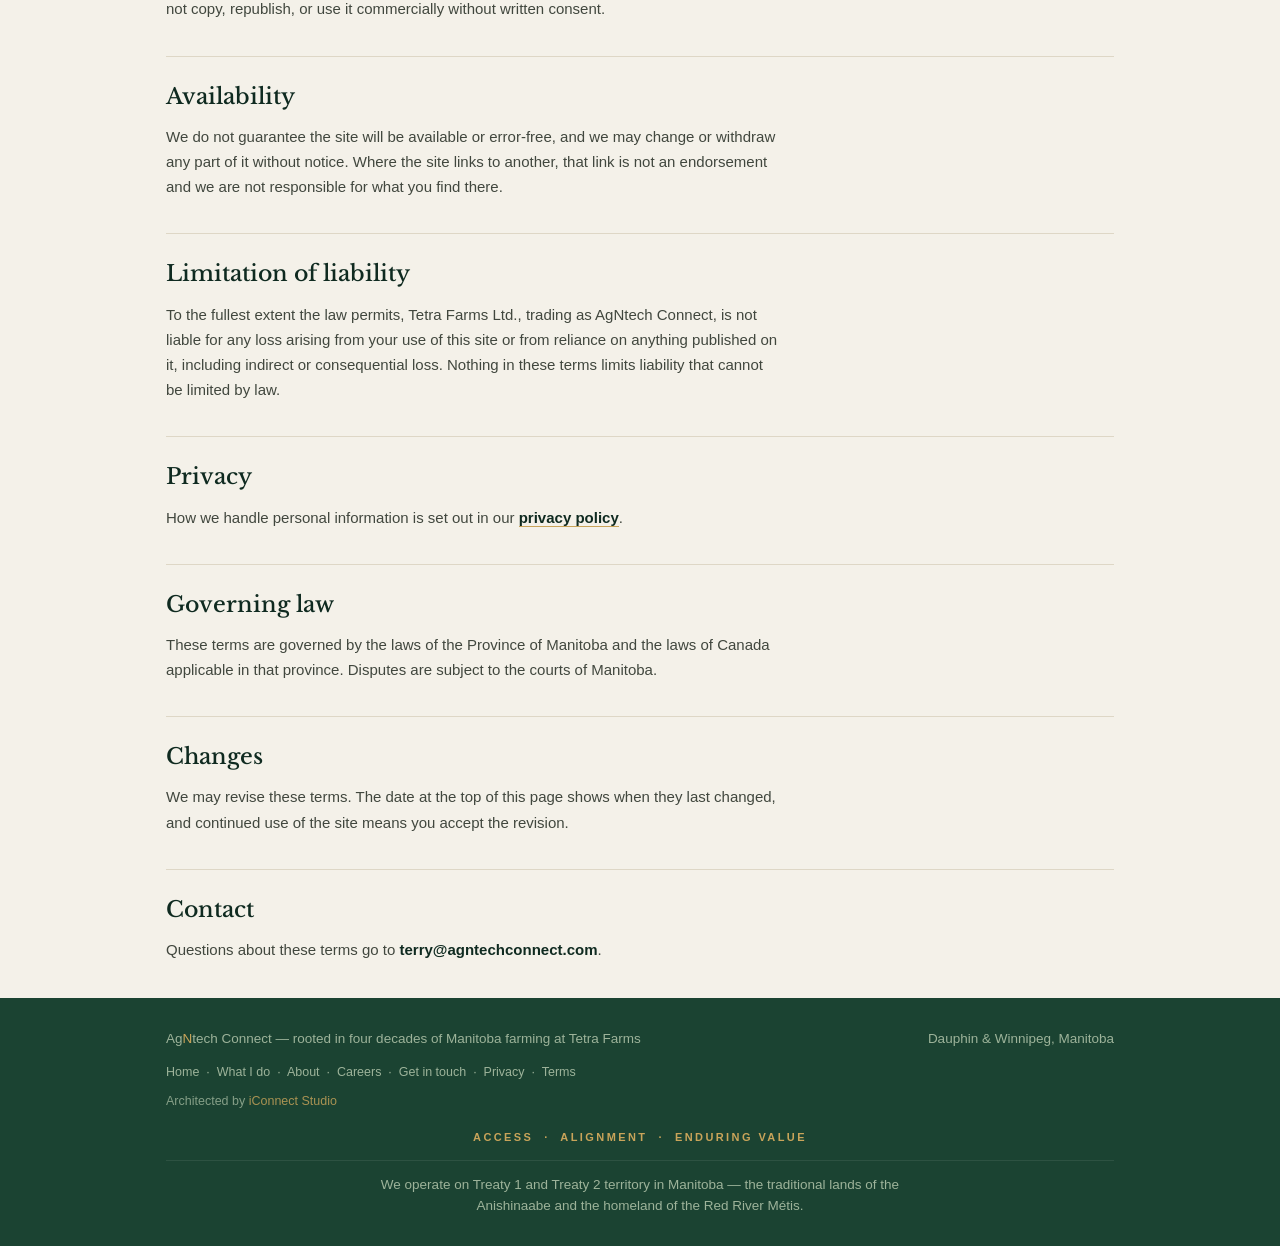
<file: terms.html>
<!DOCTYPE html>
<html lang="en">
<head>
<meta charset="utf-8">
<meta name="viewport" content="width=device-width, initial-scale=1">
<title>AgNtech Connect — Terms of use</title>
<meta name="description" content="Terms governing use of agntechconnect.com. Nothing on this site is an offer to sell or a solicitation to buy any security.">
<link rel="canonical" href="https://agntechconnect.com/terms.html">
<link rel="icon" href="/favicon.svg" type="image/svg+xml">
<link rel="apple-touch-icon" href="/apple-touch-icon.png">
<meta name="theme-color" content="#1B4332">
<meta property="og:type" content="website">
<meta property="og:site_name" content="AgNtech Connect">
<meta property="og:locale" content="en_CA">
<meta property="og:url" content="https://agntechconnect.com/terms.html">
<meta property="og:title" content="Terms of use — AgNtech Connect">
<meta property="og:description" content="Terms governing use of agntechconnect.com. Nothing on this site is an offer to sell or a solicitation to buy any security.">
<meta property="og:image" content="https://agntechconnect.com/og-image.png">
<meta property="og:image:secure_url" content="https://agntechconnect.com/og-image.png">
<meta property="og:image:type" content="image/png">
<meta property="og:image:width" content="1200">
<meta property="og:image:height" content="630">
<meta property="og:image:alt" content="The AgNtech Connect gateway mark on deep forest green">
<meta name="twitter:card" content="summary_large_image">
<meta name="twitter:title" content="Terms of use — AgNtech Connect">
<meta name="twitter:description" content="Terms governing use of agntechconnect.com. Nothing on this site is an offer to sell or a solicitation to buy any security.">
<meta name="twitter:image" content="https://agntechconnect.com/og-image.png">
<link rel="preconnect" href="https://fonts.googleapis.com">
<link rel="preconnect" href="https://fonts.gstatic.com" crossorigin>
<link href="https://fonts.googleapis.com/css2?family=Libre+Baskerville:ital,wght@0,400;0,700;1,400&display=swap" rel="stylesheet">
<style>
  :root{
    --cream:#F4F1E9; --cream2:#EFEADD; --paper:#F7F3E9;
    --ink:#0F2A20; --body:#41473E; --muted:#7A8076;
    --green:#0F2A20; --green-d:#0A1F17; --green-deep:#1B4332;
    --gold:#B08A3C; --gold-2:#8F6F2E; --gold-text:#7A5E22; --gold-dark:#C9A45A;
    --line:#DED7C6; --on-dark:#F4F1E9; --sage-dark:#9DB39A;
    --df:'Libre Baskerville',Georgia,serif; --bf:'Helvetica Neue',Arial,system-ui,sans-serif;
  }
  *{box-sizing:border-box;margin:0;padding:0}
  body{background:var(--cream);color:var(--ink);font-family:var(--bf);-webkit-font-smoothing:antialiased;line-height:1.6}
  .wrap{max-width:1000px;margin:0 auto;padding:0 26px}
  a{color:inherit}

  nav.top{position:sticky;top:0;z-index:40;background:rgba(244,241,233,.92);backdrop-filter:blur(8px);border-bottom:1px solid var(--line)}
  nav.top .wrap{display:flex;align-items:center;justify-content:space-between;height:62px;gap:18px}
  .brand{display:flex;align-items:center;gap:9px;font-family:var(--df);font-weight:600;font-size:20px;letter-spacing:-.01em;text-decoration:none;color:var(--ink)}
  .brand .n{color:var(--green)}
  .mark{width:27px;height:36px;flex:none;object-fit:contain;display:block}
  .navlinks{display:flex;gap:24px;align-items:center}
  .navlinks a{font-size:14px;color:var(--body);text-decoration:none;transition:.12s}
  .navlinks a:hover{color:var(--ink)}
  .navlinks a.active{color:var(--green);font-weight:600}
  @media(max-width:720px){.navlinks{display:none}}

  .hero{padding:62px 0 8px}
  .eyebrow{font-size:11px;letter-spacing:.16em;text-transform:uppercase;color:var(--gold-text);font-weight:600}
  .hero h1{font-family:var(--df);font-weight:500;font-size:44px;line-height:1.1;margin-top:14px;text-wrap:balance}
  @media(max-width:640px){.hero h1{font-size:33px}}
  .hero .lead{font-size:18px;color:var(--body);line-height:1.66;margin-top:20px;max-width:62ch}
  .hero .lead b{color:var(--ink);font-weight:600}

  .routes{display:grid;grid-template-columns:1fr 1fr 1fr;gap:18px;padding:34px 0 6px}
  @media(max-width:820px){.routes{grid-template-columns:1fr}}
  .route{background:var(--paper);border:1px solid var(--line);border-radius:14px;padding:24px 24px 22px;display:flex;flex-direction:column}
  .route .it{font-size:10.5px;letter-spacing:.13em;text-transform:uppercase;color:var(--gold-text);font-weight:700}
  .route h3{font-family:var(--df);font-weight:500;font-size:20px;color:var(--ink);margin:8px 0 9px;line-height:1.2;text-wrap:balance}
  .route p{font-size:14px;color:var(--body);line-height:1.58;flex:1}
  .route a.go{margin-top:16px;align-self:flex-start;color:var(--gold-text);font-size:13.5px;font-weight:600;text-decoration:none;border-bottom:1px solid var(--gold);padding-bottom:2px}
  .route a.go:hover{color:var(--green)}

  .aside{padding:30px 0 56px}
  .aside .inner{border-top:1px solid var(--line);padding-top:24px;display:flex;flex-wrap:wrap;gap:34px;align-items:baseline;justify-content:space-between}
  .aside .opt{font-size:15px;color:var(--body);line-height:1.6}
  .aside .opt b{color:var(--ink)}
  .aside a{color:var(--green);font-weight:600;text-decoration:none;border-bottom:1px solid var(--gold-dark)}

  footer{background:var(--green-deep);color:var(--sage-dark);font-size:13.5px;padding:30px 0}
  footer .row{display:flex;justify-content:space-between;flex-wrap:wrap;gap:10px}
  footer .n{color:var(--gold-dark)}
  footer .fnav a{color:var(--sage-dark);text-decoration:none}
  footer .fnav a:hover{color:var(--cream)}
  footer .treaty{justify-content:center;margin-top:14px;border-top:1px solid rgba(255,255,255,.08);padding-top:14px}
  footer .treaty span{text-align:center;max-width:72ch;line-height:1.5}
  /* The brand sheet's own closing band, which the site never used. The three
     words are the mark in words: ACCESS is the gateway, ALIGNMENT is the two
     identical posts with neither side favoured, ENDURING VALUE is the brass
     column. It replaces a decorative colonnade that needed a footnote to be
     understood -- at 10% opacity in a 76px band the architecture read as a
     row of boxes, and decoration that has to be explained is not working.
     Sits ABOVE the treaty acknowledgement, which stays last: it is the more
     serious statement and should close the page. */
  footer .values{justify-content:center;margin-top:18px}
  footer .values span{font-size:11px;letter-spacing:.22em;color:var(--gold-dark);font-weight:700}

  /* ── mobile menu ─────────────────────────────────────── */
  .burger{display:none;background:none;border:none;padding:8px;cursor:pointer;line-height:0}
  .burger span{display:block;width:22px;height:2px;background:var(--ink);margin:4px 0;border-radius:2px;transition:.2s}
  .mobmenu{position:fixed;inset:0;z-index:60;background:var(--green-deep);display:none;flex-direction:column;padding:22px 26px}
  .mobmenu.open{display:flex}
  .mobmenu .mtop{display:flex;justify-content:space-between;align-items:center;margin-bottom:26px}
  .mobmenu .mbrand{font-family:var(--df);font-size:19px;color:var(--cream)}
  .mobmenu .mclose{background:none;border:none;color:var(--cream);font-size:30px;line-height:1;cursor:pointer;padding:0 4px}
  .mobmenu a{color:var(--cream);text-decoration:none;font-family:var(--df);font-size:23px;padding:15px 0;border-bottom:1px solid rgba(255,255,255,.10)}
  .mobmenu a.sm{font-family:var(--bf);font-size:15px;color:var(--sage-dark);border-bottom:none;padding:9px 0}
  .mobmenu .mcta{margin-top:22px;background:var(--gold);color:var(--green);text-align:center;border-radius:10px;padding:14px;font-weight:700;font-family:var(--bf);font-size:15px;border-bottom:none}
  @media(max-width:720px){ .burger{display:block} }
  /* ── sticky mobile CTA ───────────────────────────────── */
  .stickycta{display:none}
  @media(max-width:720px){
    .stickycta{display:block;position:fixed;left:0;right:0;bottom:0;z-index:50;background:rgba(27,67,50,.96);backdrop-filter:blur(6px);padding:10px 14px;border-top:1px solid rgba(255,255,255,.10)}
    .stickycta a{display:block;background:var(--gold);color:var(--green);text-align:center;text-decoration:none;font-weight:700;font-size:15px;padding:13px;border-radius:10px;font-family:var(--bf)}
    body{padding-bottom:74px}
  }
  /* ── mobile scroll/priority pass ─────────────────────── */
  @media(max-width:720px){
    section, header.hero, .block, .steps-wrap, .reach, .silos, .land{padding-top:34px !important;padding-bottom:34px !important}
    .hero{padding-top:30px !important}
    h1{font-size:31px !important;line-height:1.14 !important}
    h2, h2.sh{font-size:24px !important}
    .lead, .sub{font-size:16px !important}
    .wrap{padding-left:20px;padding-right:20px}
  }
</style>
<style>
  .legal{padding:52px 0 24px}
  .legal h1{font-family:var(--df);font-weight:500;font-size:40px;line-height:1.12;margin-bottom:10px}
  @media(max-width:640px){.legal h1{font-size:30px}}
  .legal .asat{font-size:12.5px;color:var(--muted);letter-spacing:.02em}
  .legal .lead{font-size:17px;color:var(--body);line-height:1.66;margin-top:18px;max-width:70ch}
  .legal h2{font-family:var(--df);font-weight:500;font-size:22px;color:var(--ink);
    margin:34px 0 10px;padding-top:22px;border-top:1px solid var(--line)}
  .legal h3{font-size:14px;font-weight:700;color:var(--gold-text);margin:20px 0 6px;
    letter-spacing:.04em;text-transform:uppercase}
  .legal p{font-size:15px;color:var(--body);line-height:1.68;margin-bottom:12px;max-width:74ch}
  .legal ul{margin:0 0 14px 20px;max-width:74ch}
  .legal li{font-size:15px;color:var(--body);line-height:1.62;margin-bottom:7px}
  .legal b{color:var(--ink);font-weight:600}
  .legal a{color:var(--green);font-weight:600;text-decoration:none;border-bottom:1px solid var(--gold-dark)}
  .legal .tail{margin:34px 0 10px;padding-top:20px;border-top:1px solid var(--line);
    font-size:14px;color:var(--muted);line-height:1.6;max-width:74ch}
</style>

</head>
<body>


  <nav class="top">
    <div class="wrap">
      <a class="brand" href="index.html"><img class="mark" alt="" aria-hidden="true" src="[data-uri]">AgNtech Connect</a>
      <div class="navlinks">
        <a href="index.html#vision">Vision</a>
        <a href="services.html">What I do</a>
        <a href="index.html#why">Why it works</a>
        <a href="about.html">About</a>
        <a href="contact.html">Get in touch</a>
      </div>
      <button class="burger" onclick="openMob()" aria-label="Menu"><span></span><span></span><span></span></button>
    </div>
  </nav>

  <div class="mobmenu" id="mobmenu">
    <div class="mtop">
      <span class="mbrand">Ag<span style="color:#C9A45A">N</span>tech Connect</span>
      <button class="mclose" onclick="closeMob()" aria-label="Close menu">&times;</button>
    </div>
    <a href="index.html">Home</a>
    <a href="index.html#vision">Vision &amp; Mission</a>
    <a href="services.html">What I do</a>
    <a href="index.html#why">Why it works</a>
    <a href="about.html">About</a>
    <a href="index.html#ask">Ask Terry</a>
    <div style="margin-top:16px">
      <a class="sm" href="careers.html">Careers</a>
    </div>
    <a class="mcta" href="contact.html">Get in touch</a>
  </div>



  <section class="legal">
    <div class="wrap">
      <h1>Terms of use</h1>
      <div class="asat">As at 27 July 2026</div>
      <p class="lead">These terms govern your use of agntechconnect.com. The site is operated by
      <b>Tetra Farms Ltd.</b>, a Manitoba corporation (registry no. 5228281), trading as AgNtech
      Connect, of Dauphin, Manitoba, Canada. By using the
      site you accept these terms.</p>

      <h2>What this site is</h2>
      <p>This site describes AgNtech Connect's capital-advisory practice and provides a way to make
      contact. It is an introduction, not a service in itself.</p>

      <h2>Nothing here is advice</h2>
      <p>Everything on this site — including the market commentary published under Insights, the
      responses given by the AI assistant, and the descriptions of what we do — is <b>general
      information only</b>. It is not investment, financial, legal, tax, or accounting advice, and it is
      not a recommendation to buy, sell, or hold anything.</p>
      <p>No offer to sell or solicitation to buy any security is made through this site. Nothing here
      creates an advisory, fiduciary, or client relationship. That relationship begins only when both
      parties sign a written engagement agreement.</p>
      <p>Decisions about your own business, operation, or capital are yours. Take your own professional
      advice before acting.</p>

      <h2>Market commentary</h2>
      <p>The Insights bulletin is a general read on conditions in Canadian agriculture, compiled with
      AI assistance from publicly available reporting. It is produced quickly and is not verified line by
      line. It may be incomplete, out of date, or wrong. It describes a climate; it does not forecast, and
      it is not a basis for a decision.</p>

      <h2>The AI assistant</h2>
      <p>The site's assistant generates responses automatically. It can be wrong, and it does not speak
      for Terry Cholka or AgNtech Connect. Do not enter confidential information into it. For anything
      that matters, speak to a person.</p>

      <h2>Your enquiry</h2>
      <p>Submitting an enquiry does not oblige us to act, to reply, or to keep working with you, and it
      does not oblige you to anything either. We choose the work we take on. Please tell us the truth in
      what you submit; we may rely on it in deciding how to respond.</p>
      <p>Do not send confidential or commercially sensitive material through this website. If a
      conversation reaches the point where it is needed, we will put confidentiality terms in place first.</p>

      <h2>Our material</h2>
      <p>The content of this site — text, layout, the AgNtech Connect name and mark — belongs to Tetra
      Farms Ltd. or is used with permission. You may read it and share links to it. You may not copy,
      republish, or use it commercially without written consent.</p>

      <h2>Availability</h2>
      <p>We do not guarantee the site will be available or error-free, and we may change or withdraw any
      part of it without notice. Where the site links to another, that link is not an endorsement and we
      are not responsible for what you find there.</p>

      <h2>Limitation of liability</h2>
      <p>To the fullest extent the law permits, Tetra Farms Ltd., trading as AgNtech Connect, is not liable for
      any loss arising from your use of this site or from reliance on anything published on it, including
      indirect or consequential loss. Nothing in these terms limits liability that cannot be limited by
      law.</p>

      <h2>Privacy</h2>
      <p>How we handle personal information is set out in our <a href="privacy.html">privacy
      policy</a>.</p>

      <h2>Governing law</h2>
      <p>These terms are governed by the laws of the Province of Manitoba and the laws of Canada
      applicable in that province. Disputes are subject to the courts of Manitoba.</p>

      <h2>Changes</h2>
      <p>We may revise these terms. The date at the top of this page shows when they last changed, and
      continued use of the site means you accept the revision.</p>

      <h2>Contact</h2>
      <p>Questions about these terms go to <b>terry@agntechconnect.com</b>.</p>
    </div>
  </section>

  <footer>
    <div class="wrap">
      <div class="row">
        <span>Ag<span class="n">N</span>tech Connect — rooted in four decades of Manitoba farming at Tetra Farms</span>
        <span>Dauphin &amp; Winnipeg, Manitoba</span>
      </div>
      <div class="row fnav" style="margin-top:12px"><span style="font-size:12.5px"><a href="index.html">Home</a> &nbsp;·&nbsp; <a href="services.html">What I do</a> &nbsp;·&nbsp; <a href="about.html">About</a> &nbsp;·&nbsp; <a href="careers.html">Careers</a> &nbsp;·&nbsp; <a href="contact.html">Get in touch</a> &nbsp;·&nbsp; <a href="privacy.html">Privacy</a> &nbsp;·&nbsp; <a href="terms.html">Terms</a></span></div>
      <div class="row" style="margin-top:9px"><span style="font-size:12.5px;color:var(--sage-dark);opacity:.82">Architected by <a href="https://iconnect.studio" target="_blank" rel="noopener" style="color:var(--gold-dark);text-decoration:none">iConnect Studio</a></span></div>
      <div class="row values"><span>ACCESS &nbsp;&middot;&nbsp; ALIGNMENT &nbsp;&middot;&nbsp; ENDURING VALUE</span></div>
      <div class="row treaty"><span>We operate on Treaty 1 and Treaty 2 territory in Manitoba — the traditional lands of the Anishinaabe and the homeland of the Red River Métis.</span></div>
    </div>
  </footer>

<script>
  function openMob(){ var m=document.getElementById('mobmenu'); if(m){ m.classList.add('open'); document.body.style.overflow='hidden'; } }
  function closeMob(){ var m=document.getElementById('mobmenu'); if(m){ m.classList.remove('open'); document.body.style.overflow=''; } }
  document.addEventListener('click', function(e){ var a=e.target.closest('#mobmenu a'); if(a) closeMob(); });
</script>
</body>
</html>
</file>
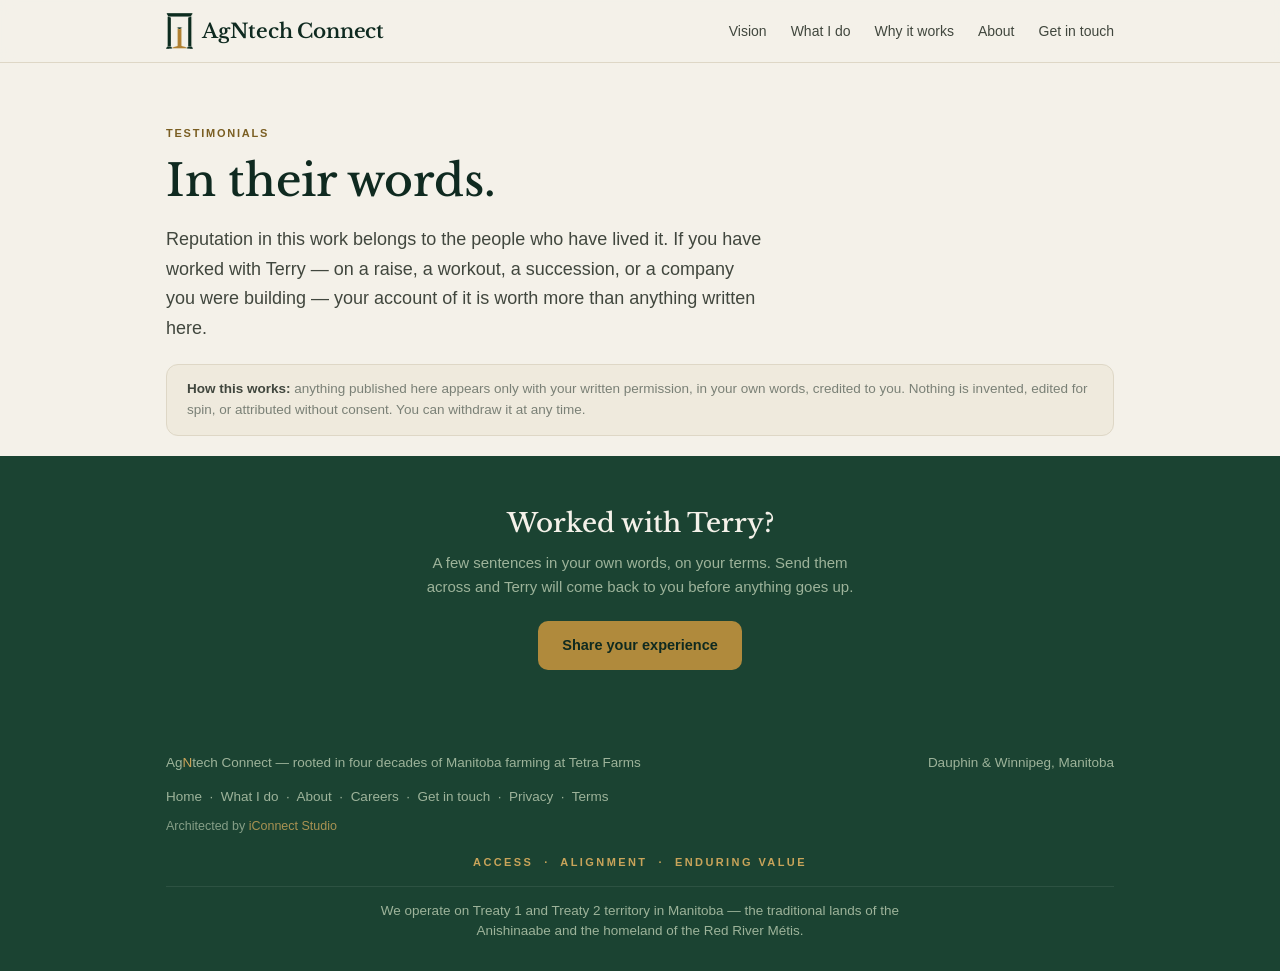
<file: testimonials.html>
<!DOCTYPE html>
<html lang="en">
<head>
<meta charset="utf-8">
<meta name="viewport" content="width=device-width, initial-scale=1">
<title>AgNtech Connect — Testimonials</title>
<meta name="description" content="Reputation in this work belongs to the people who have lived it. Anything published here appears only with written permission, in your own words, credited to you.">
<link rel="canonical" href="https://agntechconnect.com/testimonials.html">
<link rel="icon" href="/favicon.svg" type="image/svg+xml">
<link rel="apple-touch-icon" href="/apple-touch-icon.png">
<meta name="theme-color" content="#1B4332">
<meta property="og:type" content="website">
<meta property="og:site_name" content="AgNtech Connect">
<meta property="og:locale" content="en_CA">
<meta property="og:url" content="https://agntechconnect.com/testimonials.html">
<meta property="og:title" content="In their words — AgNtech Connect">
<meta property="og:description" content="Reputation in this work belongs to the people who have lived it. Anything published here appears only with written permission, in your own words, credited to you.">
<meta property="og:image" content="https://agntechconnect.com/og-image.png">
<meta property="og:image:secure_url" content="https://agntechconnect.com/og-image.png">
<meta property="og:image:type" content="image/png">
<meta property="og:image:width" content="1200">
<meta property="og:image:height" content="630">
<meta property="og:image:alt" content="The AgNtech Connect gateway mark on deep forest green">
<meta name="twitter:card" content="summary_large_image">
<meta name="twitter:title" content="In their words — AgNtech Connect">
<meta name="twitter:description" content="Reputation in this work belongs to the people who have lived it. Anything published here appears only with written permission, in your own words, credited to you.">
<meta name="twitter:image" content="https://agntechconnect.com/og-image.png">
<link rel="preconnect" href="https://fonts.googleapis.com">
<link rel="preconnect" href="https://fonts.gstatic.com" crossorigin>
<link href="https://fonts.googleapis.com/css2?family=Libre+Baskerville:ital,wght@0,400;0,700;1,400&display=swap" rel="stylesheet">
<style>
  :root{
    --cream:#F4F1E9; --cream2:#EFEADD; --paper:#F7F3E9;
    --ink:#0F2A20; --body:#41473E; --muted:#7A8076;
    --green:#0F2A20; --green-d:#0A1F17; --green-deep:#1B4332;
    --gold:#B08A3C; --gold-2:#8F6F2E; --gold-text:#7A5E22; --gold-dark:#C9A45A;
    --line:#DED7C6; --on-dark:#F4F1E9; --sage-dark:#9DB39A;
    --df:'Libre Baskerville',Georgia,serif; --bf:'Helvetica Neue',Arial,system-ui,sans-serif;
  }
  *{box-sizing:border-box;margin:0;padding:0}
  body{background:var(--cream);color:var(--ink);font-family:var(--bf);-webkit-font-smoothing:antialiased;line-height:1.6}
  .wrap{max-width:1000px;margin:0 auto;padding:0 26px}
  a{color:inherit}

  nav.top{position:sticky;top:0;z-index:40;background:rgba(244,241,233,.92);backdrop-filter:blur(8px);border-bottom:1px solid var(--line)}
  nav.top .wrap{display:flex;align-items:center;justify-content:space-between;height:62px;gap:18px}
  .brand{display:flex;align-items:center;gap:9px;font-family:var(--df);font-weight:600;font-size:20px;letter-spacing:-.01em;text-decoration:none;color:var(--ink)}
  .brand .n{color:var(--green)}
  .mark{width:27px;height:36px;flex:none;object-fit:contain;display:block}
  .navlinks{display:flex;gap:24px;align-items:center}
  .navlinks a{font-size:14px;color:var(--body);text-decoration:none;transition:.12s}
  .navlinks a:hover{color:var(--ink)}
  @media(max-width:720px){.navlinks{display:none}}

  .hero{padding:62px 0 14px}
  .eyebrow{font-size:11px;letter-spacing:.16em;text-transform:uppercase;color:var(--gold-text);font-weight:600}
  .hero h1{font-family:var(--df);font-weight:500;font-size:44px;line-height:1.1;margin-top:14px}
  @media(max-width:640px){.hero h1{font-size:33px}}
  .hero .lead{font-size:18px;color:var(--body);line-height:1.65;margin-top:20px;max-width:60ch}

  .permnote{max-width:1000px;margin:6px auto 0;padding:0 26px}
  .permnote .inner{background:var(--cream2);border:1px solid var(--line);border-radius:12px;padding:14px 20px;font-size:13.5px;color:var(--muted);line-height:1.55}
  .permnote b{color:var(--body)}

  .tgrid{display:grid;grid-template-columns:1fr 1fr;gap:20px;padding:30px 0 20px}
  @media(max-width:760px){.tgrid{grid-template-columns:1fr}}
  .tcard{background:var(--paper);border:1px solid var(--line);border-radius:16px;padding:28px 28px 24px;position:relative}
  .tcard.placeholder{border-style:dashed;background:transparent}
  .pending{position:absolute;top:16px;right:18px;font-size:10px;letter-spacing:.1em;text-transform:uppercase;color:var(--muted);font-weight:700;opacity:.7}
  .quote{font-family:var(--df);font-size:18px;line-height:1.5;color:var(--ink)}
  .tcard.placeholder .quote{color:var(--muted);font-style:italic}
  .attrib{margin-top:18px;font-size:14px;color:var(--body)}
  .attrib .nm{font-weight:600;color:var(--ink)}
  .attrib .rl{color:var(--muted)}
  .tcard.placeholder .attrib{color:var(--muted)}

  .close{background:var(--green-deep);color:var(--cream);text-align:center;padding:52px 0;margin-top:20px}
  .close h2{font-family:var(--df);font-weight:500;font-size:26px;line-height:1.2;max-width:26ch;margin:0 auto}
  .close p{color:var(--sage-dark);font-size:15px;margin-top:12px;max-width:52ch;margin-left:auto;margin-right:auto}
  .btn-p{display:inline-block;margin-top:22px;background:var(--gold);color:var(--green);text-decoration:none;padding:13px 24px;border-radius:10px;font-size:14.5px;font-weight:600}

  footer{background:var(--green-deep);color:var(--sage-dark);font-size:13.5px;padding:30px 0}
  footer .row{display:flex;justify-content:space-between;flex-wrap:wrap;gap:10px}
  footer .n{color:var(--gold-dark)}
  footer .fnav{margin-top:12px}
  footer .fnav a{color:var(--sage-dark);text-decoration:none}
  footer .fnav a:hover{color:var(--cream)}
  footer .treaty{justify-content:center;margin-top:14px;border-top:1px solid rgba(255,255,255,.08);padding-top:14px}
  footer .treaty span{text-align:center;max-width:72ch;line-height:1.5}
  /* The brand sheet's own closing band, which the site never used. The three
     words are the mark in words: ACCESS is the gateway, ALIGNMENT is the two
     identical posts with neither side favoured, ENDURING VALUE is the brass
     column. It replaces a decorative colonnade that needed a footnote to be
     understood -- at 10% opacity in a 76px band the architecture read as a
     row of boxes, and decoration that has to be explained is not working.
     Sits ABOVE the treaty acknowledgement, which stays last: it is the more
     serious statement and should close the page. */
  footer .values{justify-content:center;margin-top:18px}
  footer .values span{font-size:11px;letter-spacing:.22em;color:var(--gold-dark);font-weight:700}

  /* ── mobile menu ─────────────────────────────────────── */
  .burger{display:none;background:none;border:none;padding:8px;cursor:pointer;line-height:0}
  .burger span{display:block;width:22px;height:2px;background:var(--ink);margin:4px 0;border-radius:2px;transition:.2s}
  .mobmenu{position:fixed;inset:0;z-index:60;background:var(--green-deep);display:none;flex-direction:column;padding:22px 26px}
  .mobmenu.open{display:flex}
  .mobmenu .mtop{display:flex;justify-content:space-between;align-items:center;margin-bottom:26px}
  .mobmenu .mbrand{font-family:var(--df);font-size:19px;color:var(--cream)}
  .mobmenu .mclose{background:none;border:none;color:var(--cream);font-size:30px;line-height:1;cursor:pointer;padding:0 4px}
  .mobmenu a{color:var(--cream);text-decoration:none;font-family:var(--df);font-size:23px;padding:15px 0;border-bottom:1px solid rgba(255,255,255,.10)}
  .mobmenu a.sm{font-family:var(--bf);font-size:15px;color:var(--sage-dark);border-bottom:none;padding:9px 0}
  .mobmenu .mcta{margin-top:22px;background:var(--gold);color:var(--green);text-align:center;border-radius:10px;padding:14px;font-weight:700;font-family:var(--bf);font-size:15px;border-bottom:none}
  @media(max-width:720px){ .burger{display:block} }
  /* ── sticky mobile CTA ───────────────────────────────── */
  .stickycta{display:none}
  @media(max-width:720px){
    .stickycta{display:block;position:fixed;left:0;right:0;bottom:0;z-index:50;background:rgba(27,67,50,.96);backdrop-filter:blur(6px);padding:10px 14px;border-top:1px solid rgba(255,255,255,.10)}
    .stickycta a{display:block;background:var(--gold);color:var(--green);text-align:center;text-decoration:none;font-weight:700;font-size:15px;padding:13px;border-radius:10px;font-family:var(--bf)}
    body{padding-bottom:74px}
  }
  /* ── mobile scroll/priority pass ─────────────────────── */
  @media(max-width:720px){
    section, header.hero, .block, .steps-wrap, .reach, .silos, .land{padding-top:34px !important;padding-bottom:34px !important}
    .hero{padding-top:30px !important}
    h1{font-size:31px !important;line-height:1.14 !important}
    h2, h2.sh{font-size:24px !important}
    .lead, .sub{font-size:16px !important}
    .wrap{padding-left:20px;padding-right:20px}
  }
</style>
</head>
<body>


  <nav class="top">
    <div class="wrap">
      <a class="brand" href="index.html"><img class="mark" alt="" aria-hidden="true" src="[data-uri]">AgNtech Connect</a>
      <div class="navlinks">
        <a href="index.html#vision">Vision</a>
        <a href="services.html">What I do</a>
        <a href="index.html#why">Why it works</a>
        <a href="about.html">About</a>
        <a href="contact.html">Get in touch</a>
      </div>
      <button class="burger" onclick="openMob()" aria-label="Menu"><span></span><span></span><span></span></button>
    </div>
  </nav>

  <div class="mobmenu" id="mobmenu">
    <div class="mtop">
      <span class="mbrand">Ag<span style="color:#C9A45A">N</span>tech Connect</span>
      <button class="mclose" onclick="closeMob()" aria-label="Close menu">&times;</button>
    </div>
    <a href="index.html">Home</a>
    <a href="index.html#vision">Vision &amp; Mission</a>
    <a href="services.html">What I do</a>
    <a href="index.html#why">Why it works</a>
    <a href="about.html">About</a>
    <a href="index.html#ask">Ask Terry</a>
    <div style="margin-top:16px">
      <a class="sm" href="careers.html">Careers</a>
    </div>
    <a class="mcta" href="contact.html">Get in touch</a>
  </div>

  <div class="stickycta"><a href="contact.html">Get in touch</a></div>


  <header class="hero">
    <div class="wrap">
      <div class="eyebrow">Testimonials</div>
      <h1>In their words.</h1>
      <p class="lead">Reputation in this work belongs to the people who have lived it. If you have worked with Terry — on a raise, a workout, a succession, or a company you were building — your account of it is worth more than anything written here.</p>
    </div>
  </header>
  <div class="permnote"><div class="inner"><b>How this works:</b> anything published here appears only with your written permission, in your own words, credited to you. Nothing is invented, edited for spin, or attributed without consent. You can withdraw it at any time.</div></div>

  <section class="close">
    <div class="wrap">
      <h2>Worked with Terry?</h2>
      <p>A few sentences in your own words, on your terms. Send them across and Terry will come back to you before anything goes up.</p>
      <a class="btn-p" href="contact.html">Share your experience</a>
    </div>
  </section>

  <footer>
    <div class="wrap">
      <div class="row">
        <span>Ag<span class="n">N</span>tech Connect — rooted in four decades of Manitoba farming at Tetra Farms</span>
        <span>Dauphin &amp; Winnipeg, Manitoba</span>
      </div>
      <div class="row fnav"><span><a href="index.html">Home</a> &nbsp;·&nbsp; <a href="services.html">What I do</a> &nbsp;·&nbsp; <a href="about.html">About</a> &nbsp;·&nbsp; <a href="careers.html">Careers</a> &nbsp;·&nbsp; <a href="contact.html">Get in touch</a> &nbsp;·&nbsp; <a href="privacy.html">Privacy</a> &nbsp;·&nbsp; <a href="terms.html">Terms</a></span></div>
      <div class="row" style="margin-top:9px"><span style="font-size:12.5px;color:var(--sage-dark);opacity:.82">Architected by <a href="https://iconnect.studio" target="_blank" rel="noopener" style="color:var(--gold-dark);text-decoration:none">iConnect Studio</a></span></div>
      <div class="row values"><span>ACCESS &nbsp;&middot;&nbsp; ALIGNMENT &nbsp;&middot;&nbsp; ENDURING VALUE</span></div>
      <div class="row treaty"><span>We operate on Treaty 1 and Treaty 2 territory in Manitoba — the traditional lands of the Anishinaabe and the homeland of the Red River Métis.</span></div>
    </div>
  </footer>

<script>
  function openMob(){ var m=document.getElementById('mobmenu'); if(m){ m.classList.add('open'); document.body.style.overflow='hidden'; } }
  function closeMob(){ var m=document.getElementById('mobmenu'); if(m){ m.classList.remove('open'); document.body.style.overflow=''; } }
  document.addEventListener('click', function(e){ var a=e.target.closest('#mobmenu a'); if(a) closeMob(); });
</script>
</body>
</html>
</file>
